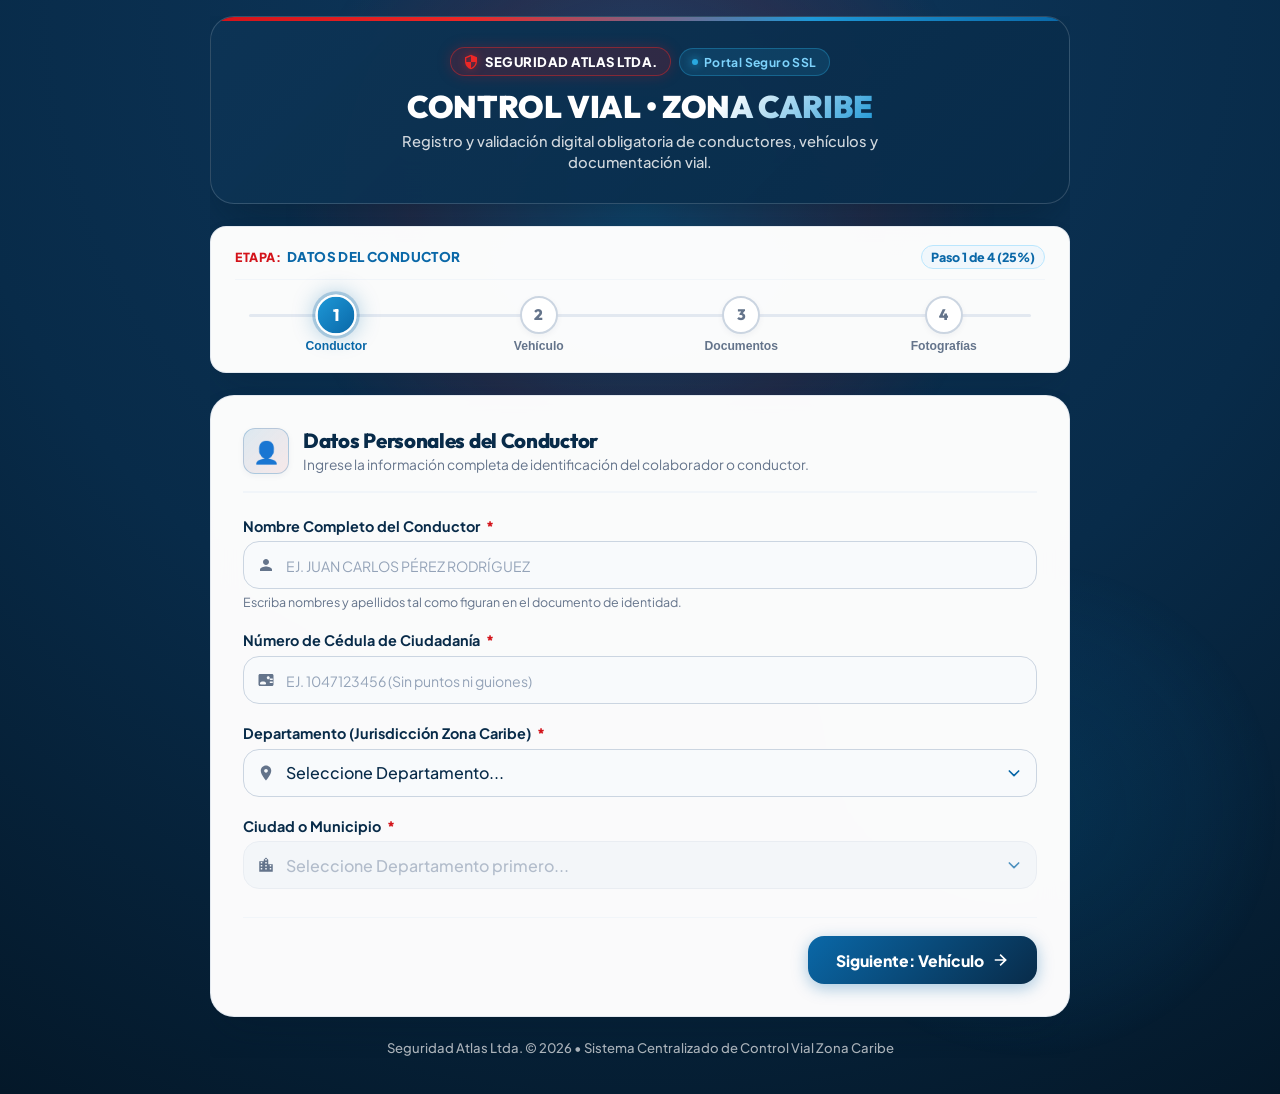
<file: index.html>
<!DOCTYPE html>
<html lang="es">

<head>
  <meta charset="UTF-8">
  <meta name="viewport" content="width=device-width, initial-scale=1.0, maximum-scale=5.0, viewport-fit=cover">
  <title>Control Vial - Registro Caribe | Seguridad Atlas</title>

  <!-- Modern Google Fonts -->
  <link rel="preconnect" href="https://fonts.googleapis.com">
  <link rel="preconnect" href="https://fonts.gstatic.com" crossorigin>
  <link
    href="https://fonts.googleapis.com/css2?family=Outfit:wght@400;500;600;700;800;900&family=Plus+Jakarta+Sans:wght@300;400;500;600;700;800&display=swap"
    rel="stylesheet">

  <!-- CSS Principal -->
  <link rel="stylesheet" href="styles.css">
</head>

<body>

  <div class="app-container">

    <!-- Encabezado de Marca Corporativa -->
    <header class="header-card">
      <div class="header-top-meta">
        <div class="brand-badge">
          <svg viewBox="0 0 24 24">
            <path
              d="M12 1L3 5v6c0 5.55 3.84 10.74 9 12 5.16-1.26 9-6.45 9-12V5l-9-4zm0 10.99h7c-.53 4.12-3.28 7.79-7 8.94V12H5V6.3l7-3.11v8.8s0 0 0 0z" />
          </svg>
          Seguridad Atlas Ltda.
        </div>
        <div class="secure-badge">
          Portal Seguro SSL
        </div>
      </div>
      <h1 class="header-title">CONTROL VIAL • <span>ZONA CARIBE</span></h1>
      <p class="header-subtitle">Registro y validación digital obligatoria de conductores, vehículos y documentación
        vial.</p>
    </header>

    <!-- Barra de Progreso Multi-Paso (Stepper) -->
    <div class="stepper-wrapper">
      <div class="stepper-header">
        <div class="stepper-title-info">
          <span>ETAPA:</span>
          <span class="stepper-current-name" id="stepCurrentName">Datos del Conductor</span>
        </div>
        <span class="stepper-pct-badge" id="stepPctBadge">Paso 1 de 4 (25%)</span>
      </div>

      <div class="stepper-steps">
        <div class="stepper-progress-bar" id="progressBar"></div>

        <button class="step-item active" type="button" onclick="goToStep(1)">
          <div class="step-circle">
            <span>1</span>
            <svg viewBox="0 0 24 24">
              <path d="M9 16.17L4.83 12l-1.42 1.41L9 19 21 7l-1.41-1.41z" />
            </svg>
          </div>
          <div class="step-label">Conductor</div>
        </button>

        <button class="step-item" type="button" onclick="goToStep(2)">
          <div class="step-circle">
            <span>2</span>
            <svg viewBox="0 0 24 24">
              <path d="M9 16.17L4.83 12l-1.42 1.41L9 19 21 7l-1.41-1.41z" />
            </svg>
          </div>
          <div class="step-label">Vehículo</div>
        </button>

        <button class="step-item" type="button" onclick="goToStep(3)">
          <div class="step-circle">
            <span>3</span>
            <svg viewBox="0 0 24 24">
              <path d="M9 16.17L4.83 12l-1.42 1.41L9 19 21 7l-1.41-1.41z" />
            </svg>
          </div>
          <div class="step-label">Documentos</div>
        </button>

        <button class="step-item" type="button" onclick="goToStep(4)">
          <div class="step-circle">
            <span>4</span>
            <svg viewBox="0 0 24 24">
              <path d="M9 16.17L4.83 12l-1.42 1.41L9 19 21 7l-1.41-1.41z" />
            </svg>
          </div>
          <div class="step-label">Fotografías</div>
        </button>
      </div>
    </div>

    <!-- Caja de Alerta Global -->
    <div class="alert-box" id="alertBox"></div>

    <!-- Formulario Principal -->
    <form id="formVial" novalidate>

      <!-- ================= PASO 1: DATOS PERSONALES ================= -->
      <div class="form-card active" data-step="1">
        <div class="section-header">
          <div class="section-icon">👤</div>
          <div class="section-title-text">
            <h3>Datos Personales del Conductor</h3>
            <p>Ingrese la información completa de identificación del colaborador o conductor.</p>
          </div>
        </div>

        <div class="form-group">
          <label class="form-label" for="nombre">
            Nombre Completo del Conductor <span class="req">*</span>
          </label>
          <div class="input-wrapper">
            <span class="input-icon">
              <svg viewBox="0 0 24 24">
                <path
                  d="M12 12c2.21 0 4-1.79 4-4s-1.79-4-4-4-4 1.79-4 4 1.79 4 4 4zm0 2c-2.67 0-8 1.34-8 4v2h16v-2c0-2.66-5.33-4-8-4z" />
              </svg>
            </span>
            <input type="text" id="nombre" class="form-control uppercase" placeholder="EJ. JUAN CARLOS PÉREZ RODRÍGUEZ"
              required autocomplete="name">
          </div>
          <div class="form-hint">Escriba nombres y apellidos tal como figuran en el documento de identidad.</div>
        </div>

        <div class="form-group">
          <label class="form-label" for="documento">
            Número de Cédula de Ciudadanía <span class="req">*</span>
          </label>
          <div class="input-wrapper">
            <span class="input-icon">
              <svg viewBox="0 0 24 24">
                <path
                  d="M20 4H4c-1.11 0-1.99.89-1.99 2L2 18c0 1.11.89 2 2 2h16c1.11 0 2-.89 2-2V6c0-1.11-.89-2-2-2zm-1 14H5c-.55 0-1-.45-1-1v-1c0-1.1 1.9-2 4-2s4 .9 4 2v1c0 .55-.45 1-1 1zm-4-7c-1.1 0-2-.9-2-2s.9-2 2-2 2 .9 2 2-.9 2-2 2zm6 5h-4v-2h4v2zm0-4h-4v-2h4v2z" />
              </svg>
            </span>
            <input type="number" id="documento" class="form-control"
              placeholder="EJ. 1047123456 (Sin puntos ni guiones)" required inputmode="numeric">
          </div>
        </div>

        <div class="form-group">
          <label class="form-label" for="departamento">
            Departamento (Jurisdicción Zona Caribe) <span class="req">*</span>
          </label>
          <div class="input-wrapper">
            <span class="input-icon">
              <svg viewBox="0 0 24 24">
                <path
                  d="M12 2C8.13 2 5 5.13 5 9c0 5.25 7 13 7 13s7-7.75 7-13c0-3.87-3.13-7-7-7zm0 9.5c-1.38 0-2.5-1.12-2.5-2.5s1.12-2.5 2.5-2.5 2.5 1.12 2.5 2.5-1.12 2.5-2.5 2.5z" />
              </svg>
            </span>
            <select id="departamento" class="form-select" required>
              <option value="" disabled selected>Seleccione Departamento...</option>
              <option value="ATLANTICO">ATLÁNTICO</option>
              <option value="BOLIVAR">BOLÍVAR</option>
              <option value="MAGDALENA">MAGDALENA</option>
              <option value="CESAR">CESAR</option>
              <option value="LA GUAJIRA">LA GUAJIRA</option>
              <option value="CORDOBA">CÓRDOBA</option>
              <option value="SUCRE">SUCRE</option>
              <option value="SAN ANDRES Y PROVIDENCIA">SAN ANDRÉS Y PROVIDENCIA</option>
            </select>
          </div>
        </div>

        <div class="form-group">
          <label class="form-label" for="ciudad">
            Ciudad o Municipio <span class="req">*</span>
          </label>
          <div class="input-wrapper">
            <span class="input-icon">
              <svg viewBox="0 0 24 24">
                <path
                  d="M15 11V5l-3-3-3 3v2H3v14h18V11h-6zm-8 7H5v-2h2v2zm0-4H5v-2h2v2zm0-4H5V8h2v2zm6 8h-2v-2h2v2zm0-4h-2v-2h2v2zm0-4h-2V8h2v2zm0-4h-2V4h2v2zm6 12h-2v-2h2v2zm0-4h-2v-2h2v2z" />
              </svg>
            </span>
            <select id="ciudad" class="form-select" required disabled>
              <option value="" disabled selected>Seleccione Departamento primero...</option>
            </select>
          </div>
        </div>

        <div class="action-buttons">
          <div></div>
          <button type="button" class="btn-nav btn-next" onclick="nextStep()">
            Siguiente: Vehículo
            <svg width="18" height="18" viewBox="0 0 24 24" fill="currentColor">
              <path d="M5 13h11.86l-5.43 5.43 1.42 1.42L21.14 12l-8.29-7.85-1.42 1.42L16.86 11H5v2z" />
            </svg>
          </button>
        </div>
      </div>

      <!-- ================= PASO 2: DATOS DEL VEHÍCULO ================= -->
      <div class="form-card" data-step="2">
        <div class="section-header">
          <div class="section-icon">🏍️</div>
          <div class="section-title-text">
            <h3>Datos del Vehículo y Propiedad</h3>
            <p>Registre la placa e información de titularidad del vehículo asignado para la operación.</p>
          </div>
        </div>

        <div class="form-group">
          <label class="form-label" for="placa">
            Placa de la Moto o Vehículo <span class="req">*</span>
          </label>
          <div class="input-wrapper">
            <span class="input-icon">
              <svg viewBox="0 0 24 24">
                <path
                  d="M18.92 6.01C18.72 5.42 18.16 5 17.5 5h-11c-.66 0-1.21.42-1.42 1.01L3 12v8c0 .55.45 1 1 1h1c.55 0 1-.45 1-1v-1h12v1c0 .55.45 1 1 1h1c.55 0 1-.45 1-1v-8l-2.08-5.99zM6.5 16c-.83 0-1.5-.67-1.5-1.5S5.67 13 6.5 13s1.5.67 1.5 1.5S7.33 16 6.5 16zm11 0c-.83 0-1.5-.67-1.5-1.5s.67-1.5 1.5-1.5 1.5.67 1.5 1.5-.67 1.5-1.5 1.5zM5 11l1.5-4.5h11L19 11H5z" />
              </svg>
            </span>
            <input type="text" id="placa" class="form-control uppercase" placeholder="EJ. ABC12D ó QWE123" maxlength="6"
              required>
          </div>
          <div class="form-hint">Máximo 6 caracteres alfanuméricos sin espacios.</div>
        </div>

        <div class="form-group">
          <label class="form-label">
            ¿Es usted el propietario registrado del vehículo? <span class="req">*</span>
          </label>
          <div class="toggle-group">
            <div class="toggle-option">
              <input type="radio" name="es_propietario" id="prop_si" value="SI" checked>
              <label for="prop_si" class="toggle-btn btn-si">
                <svg width="20" height="20" viewBox="0 0 24 24" fill="currentColor">
                  <path d="M9 16.2L4.8 12l-1.4 1.4L9 19 21 7l-1.4-1.4L9 16.2z" />
                </svg>
                SÍ, SOY PROPIETARIO
              </label>
            </div>
            <div class="toggle-option">
              <input type="radio" name="es_propietario" id="prop_no" value="NO">
              <label for="prop_no" class="toggle-btn btn-no">
                <svg width="20" height="20" viewBox="0 0 24 24" fill="currentColor">
                  <path
                    d="M19 6.41L17.59 5 12 10.59 6.41 5 5 6.41 10.59 12 5 17.59 6.41 19 12 13.41 17.59 19 19 17.59 13.41 12 19 6.41z" />
                </svg>
                NO, ES DE UN TERCERO
              </label>
            </div>
          </div>
        </div>

        <!-- Campos adicionales si NO es propietario -->
        <div class="conditional-box" id="boxNoPropietario">
          <div class="conditional-box-title">
            <svg width="20" height="20" viewBox="0 0 24 24" fill="currentColor">
              <path
                d="M11 7h2v2h-2zm0 4h2v6h-2zm1-9C6.48 2 2 6.48 2 12s4.48 10 10 10 10-4.48 10-10S17.52 2 12 2zm0 18c-4.41 0-8-3.59-8-8s3.59-8 8-8 8 3.59 8 8-3.59 8-8 8z" />
            </svg>
            Información del Propietario Real del Vehículo
          </div>

          <div class="form-group">
            <label class="form-label" for="nombre_propietario">Nombre Completo del Propietario <span
                class="req">*</span></label>
            <div class="input-wrapper">
              <span class="input-icon">
                <svg viewBox="0 0 24 24">
                  <path
                    d="M12 12c2.21 0 4-1.79 4-4s-1.79-4-4-4-4 1.79-4 4 1.79 4 4 4zm0 2c-2.67 0-8 1.34-8 4v2h16v-2c0-2.66-5.33-4-8-4z" />
                </svg>
              </span>
              <input type="text" id="nombre_propietario" class="form-control uppercase"
                placeholder="NOMBRE DEL PROPIETARIO">
            </div>
          </div>

          <div class="form-group">
            <label class="form-label" for="doc_propietario">Cédula del Propietario <span class="req">*</span></label>
            <div class="input-wrapper">
              <span class="input-icon">
                <svg viewBox="0 0 24 24">
                  <path
                    d="M20 4H4c-1.11 0-1.99.89-1.99 2L2 18c0 1.11.89 2 2 2h16c1.11 0 2-.89 2-2V6c0-1.11-.89-2-2-2zm-1 14H5c-.55 0-1-.45-1-1v-1c0-1.1 1.9-2 4-2s4 .9 4 2v1c0 .55-.45 1-1 1zm-4-7c-1.1 0-2-.9-2-2s.9-2 2-2 2 .9 2 2-.9 2-2 2zm6 5h-4v-2h4v2zm0-4h-4v-2h4v2z" />
                </svg>
              </span>
              <input type="number" id="doc_propietario" class="form-control" placeholder="NÚMERO DE CÉDULA"
                inputmode="numeric">
            </div>
          </div>

          <div class="form-group">
            <label class="form-label" for="tel_propietario">Teléfono de Contacto del Propietario <span
                class="req">*</span></label>
            <div class="input-wrapper">
              <span class="input-icon">
                <svg viewBox="0 0 24 24">
                  <path
                    d="M6.62 10.79c1.44 2.83 3.76 5.14 6.59 6.59l2.2-2.2c.27-.27.67-.36 1.02-.24 1.12.37 2.33.57 3.57.57.55 0 1 .45 1 1V20c0 .55-.45 1-1 1-9.39 0-17-7.61-17-17 0-.55.45-1 1-1h3.5c.55 0 1 .45 1 1 0 1.25.2 2.45.57 3.57.11.35.03.74-.25 1.02l-2.2 2.2z" />
                </svg>
              </span>
              <input type="tel" id="tel_propietario" class="form-control" placeholder="EJ. 3001234567" inputmode="tel">
            </div>
          </div>
        </div>

        <div class="action-buttons">
          <button type="button" class="btn-nav btn-prev" onclick="prevStep()">
            <svg width="18" height="18" viewBox="0 0 24 24" fill="currentColor">
              <path d="M19 11H7.14l5.43-5.43L11.15 4.15 2.86 12l8.29 7.85 1.42-1.42L7.14 13H19v-2z" />
            </svg>
            Atrás
          </button>
          <button type="button" class="btn-nav btn-next" onclick="nextStep()">
            Siguiente: Documentos
            <svg width="18" height="18" viewBox="0 0 24 24" fill="currentColor">
              <path d="M5 13h11.86l-5.43 5.43 1.42 1.42L21.14 12l-8.29-7.85-1.42 1.42L16.86 11H5v2z" />
            </svg>
          </button>
        </div>
      </div>

      <!-- ================= PASO 3: CAPTURA DE DOCUMENTOS ================= -->
      <div class="form-card" data-step="3">
        <div class="section-header">
          <div class="section-icon">🪪</div>
          <div class="section-title-text">
            <h3>Captura de Documentos Obligatorios</h3>
            <p>Seleccione para cada documento si desea <strong>tomar la foto con su cámara</strong> o <strong>subir un
                archivo existente</strong>.</p>
          </div>
        </div>

        <div class="upload-grid">
          <!-- Cédula Frente -->
          <div class="upload-card" data-field="cedula_frente">
            <input type="file" id="cedula_frente_cam" class="file-hidden-input" accept="image/*" capture="environment">
            <input type="file" id="cedula_frente_file" class="file-hidden-input" accept="image/*,application/pdf">
            <div class="upload-icon">🪪</div>
            <div class="upload-label">Cédula Frente <span class="req">*</span></div>
            <div class="upload-hint">Elija una opción:</div>

            <div class="upload-choice-actions">
              <button type="button" class="btn-choice btn-choice-cam" onclick="triggerUpload('cedula_frente', 'cam')">
                <svg width="17" height="17" viewBox="0 0 24 24" fill="currentColor">
                  <path d="M12 15.2a3.2 3.2 0 1 0 0-6.4 3.2 3.2 0 0 0 0 6.4z" />
                  <path
                    d="M9 2L7.17 4H4c-1.1 0-2 .9-2 2v12c0 1.1.9 2 2 2h16c1.1 0 2-.9 2-2V6c0-1.1-.9-2-2-2h-3.17L15 2H9zm3 15c-2.76 0-5-2.24-5-5s2.24-5 5-5 5 2.24 5 5-2.24 5-5 5z" />
                </svg>
                Usar Cámara
              </button>
              <button type="button" class="btn-choice btn-choice-file" onclick="triggerUpload('cedula_frente', 'file')">
                <svg width="17" height="17" viewBox="0 0 24 24" fill="currentColor">
                  <path
                    d="M19.35 10.04C18.67 6.59 15.64 4 12 4 9.11 4 6.6 5.64 5.35 8.04 2.34 8.36 0 10.91 0 14c0 3.31 2.69 6 6 6h13c2.76 0 5-2.24 5-5 0-2.64-2.05-4.78-4.65-4.96zM14 13v4h-4v-4H7l5-5 5 5h-3z" />
                </svg>
                Subir Archivo
              </button>
            </div>

            <div class="preview-container">
              <img class="preview-thumb" alt="Vista previa">
              <div class="preview-pdf-info"><span class="pdf-icon">📄</span><span class="pdf-filename"></span></div>
              <div class="preview-actions">
                <button type="button" class="btn-rechoice" onclick="rechooseFile('cedula_frente')">🔄 Cambiar</button>
                <button type="button" class="btn-remove-file" onclick="removeFile('cedula_frente')">✕ Quitar</button>
              </div>
            </div>
            <span class="status-badge">Pendiente</span>
          </div>

          <!-- Cédula Respaldo -->
          <div class="upload-card" data-field="cedula_respaldo">
            <input type="file" id="cedula_respaldo_cam" class="file-hidden-input" accept="image/*"
              capture="environment">
            <input type="file" id="cedula_respaldo_file" class="file-hidden-input" accept="image/*,application/pdf">
            <div class="upload-icon">🪪</div>
            <div class="upload-label">Cédula Respaldo <span class="req">*</span></div>
            <div class="upload-hint">Elija una opción:</div>

            <div class="upload-choice-actions">
              <button type="button" class="btn-choice btn-choice-cam" onclick="triggerUpload('cedula_respaldo', 'cam')">
                <svg width="17" height="17" viewBox="0 0 24 24" fill="currentColor">
                  <path d="M12 15.2a3.2 3.2 0 1 0 0-6.4 3.2 3.2 0 0 0 0 6.4z" />
                  <path
                    d="M9 2L7.17 4H4c-1.1 0-2 .9-2 2v12c0 1.1.9 2 2 2h16c1.1 0 2-.9 2-2V6c0-1.1-.9-2-2-2h-3.17L15 2H9zm3 15c-2.76 0-5-2.24-5-5s2.24-5 5-5 5 2.24 5 5-2.24 5-5 5z" />
                </svg>
                Usar Cámara
              </button>
              <button type="button" class="btn-choice btn-choice-file"
                onclick="triggerUpload('cedula_respaldo', 'file')">
                <svg width="17" height="17" viewBox="0 0 24 24" fill="currentColor">
                  <path
                    d="M19.35 10.04C18.67 6.59 15.64 4 12 4 9.11 4 6.6 5.64 5.35 8.04 2.34 8.36 0 10.91 0 14c0 3.31 2.69 6 6 6h13c2.76 0 5-2.24 5-5 0-2.64-2.05-4.78-4.65-4.96zM14 13v4h-4v-4H7l5-5 5 5h-3z" />
                </svg>
                Subir Archivo
              </button>
            </div>

            <div class="preview-container">
              <img class="preview-thumb" alt="Vista previa">
              <div class="preview-pdf-info"><span class="pdf-icon">📄</span><span class="pdf-filename"></span></div>
              <div class="preview-actions">
                <button type="button" class="btn-rechoice" onclick="rechooseFile('cedula_respaldo')">🔄 Cambiar</button>
                <button type="button" class="btn-remove-file" onclick="removeFile('cedula_respaldo')">✕ Quitar</button>
              </div>
            </div>
            <span class="status-badge">Pendiente</span>
          </div>

          <!-- Licencia Frente -->
          <div class="upload-card" data-field="licencia_frente">
            <input type="file" id="licencia_frente_cam" class="file-hidden-input" accept="image/*"
              capture="environment">
            <input type="file" id="licencia_frente_file" class="file-hidden-input" accept="image/*,application/pdf">
            <div class="upload-icon">💳</div>
            <div class="upload-label">Licencia Frente <span class="req">*</span></div>
            <div class="upload-hint">Elija una opción:</div>

            <div class="upload-choice-actions">
              <button type="button" class="btn-choice btn-choice-cam" onclick="triggerUpload('licencia_frente', 'cam')">
                <svg width="17" height="17" viewBox="0 0 24 24" fill="currentColor">
                  <path d="M12 15.2a3.2 3.2 0 1 0 0-6.4 3.2 3.2 0 0 0 0 6.4z" />
                  <path
                    d="M9 2L7.17 4H4c-1.1 0-2 .9-2 2v12c0 1.1.9 2 2 2h16c1.1 0 2-.9 2-2V6c0-1.1-.9-2-2-2h-3.17L15 2H9zm3 15c-2.76 0-5-2.24-5-5s2.24-5 5-5 5 2.24 5 5-2.24 5-5 5z" />
                </svg>
                Usar Cámara
              </button>
              <button type="button" class="btn-choice btn-choice-file"
                onclick="triggerUpload('licencia_frente', 'file')">
                <svg width="17" height="17" viewBox="0 0 24 24" fill="currentColor">
                  <path
                    d="M19.35 10.04C18.67 6.59 15.64 4 12 4 9.11 4 6.6 5.64 5.35 8.04 2.34 8.36 0 10.91 0 14c0 3.31 2.69 6 6 6h13c2.76 0 5-2.24 5-5 0-2.64-2.05-4.78-4.65-4.96zM14 13v4h-4v-4H7l5-5 5 5h-3z" />
                </svg>
                Subir Archivo
              </button>
            </div>

            <div class="preview-container">
              <img class="preview-thumb" alt="Vista previa">
              <div class="preview-pdf-info"><span class="pdf-icon">📄</span><span class="pdf-filename"></span></div>
              <div class="preview-actions">
                <button type="button" class="btn-rechoice" onclick="rechooseFile('licencia_frente')">🔄 Cambiar</button>
                <button type="button" class="btn-remove-file" onclick="removeFile('licencia_frente')">✕ Quitar</button>
              </div>
            </div>
            <span class="status-badge">Pendiente</span>
          </div>

          <!-- Licencia Respaldo -->
          <div class="upload-card" data-field="licencia_respaldo">
            <input type="file" id="licencia_respaldo_cam" class="file-hidden-input" accept="image/*"
              capture="environment">
            <input type="file" id="licencia_respaldo_file" class="file-hidden-input" accept="image/*,application/pdf">
            <div class="upload-icon">💳</div>
            <div class="upload-label">Licencia Respaldo <span class="req">*</span></div>
            <div class="upload-hint">Elija una opción:</div>

            <div class="upload-choice-actions">
              <button type="button" class="btn-choice btn-choice-cam"
                onclick="triggerUpload('licencia_respaldo', 'cam')">
                <svg width="17" height="17" viewBox="0 0 24 24" fill="currentColor">
                  <path d="M12 15.2a3.2 3.2 0 1 0 0-6.4 3.2 3.2 0 0 0 0 6.4z" />
                  <path
                    d="M9 2L7.17 4H4c-1.1 0-2 .9-2 2v12c0 1.1.9 2 2 2h16c1.1 0 2-.9 2-2V6c0-1.1-.9-2-2-2h-3.17L15 2H9zm3 15c-2.76 0-5-2.24-5-5s2.24-5 5-5 5 2.24 5 5-2.24 5-5 5z" />
                </svg>
                Usar Cámara
              </button>
              <button type="button" class="btn-choice btn-choice-file"
                onclick="triggerUpload('licencia_respaldo', 'file')">
                <svg width="17" height="17" viewBox="0 0 24 24" fill="currentColor">
                  <path
                    d="M19.35 10.04C18.67 6.59 15.64 4 12 4 9.11 4 6.6 5.64 5.35 8.04 2.34 8.36 0 10.91 0 14c0 3.31 2.69 6 6 6h13c2.76 0 5-2.24 5-5 0-2.64-2.05-4.78-4.65-4.96zM14 13v4h-4v-4H7l5-5 5 5h-3z" />
                </svg>
                Subir Archivo
              </button>
            </div>

            <div class="preview-container">
              <img class="preview-thumb" alt="Vista previa">
              <div class="preview-pdf-info"><span class="pdf-icon">📄</span><span class="pdf-filename"></span></div>
              <div class="preview-actions">
                <button type="button" class="btn-rechoice" onclick="rechooseFile('licencia_respaldo')">🔄
                  Cambiar</button>
                <button type="button" class="btn-remove-file" onclick="removeFile('licencia_respaldo')">✕
                  Quitar</button>
              </div>
            </div>
            <span class="status-badge">Pendiente</span>
          </div>

          <!-- Tarjeta Propiedad Frente -->
          <div class="upload-card" data-field="propiedad_frente">
            <input type="file" id="propiedad_frente_cam" class="file-hidden-input" accept="image/*"
              capture="environment">
            <input type="file" id="propiedad_frente_file" class="file-hidden-input" accept="image/*,application/pdf">
            <div class="upload-icon">📄</div>
            <div class="upload-label">Tarjeta Propiedad Frente <span class="req">*</span></div>
            <div class="upload-hint">Elija una opción:</div>

            <div class="upload-choice-actions">
              <button type="button" class="btn-choice btn-choice-cam"
                onclick="triggerUpload('propiedad_frente', 'cam')">
                <svg width="17" height="17" viewBox="0 0 24 24" fill="currentColor">
                  <path d="M12 15.2a3.2 3.2 0 1 0 0-6.4 3.2 3.2 0 0 0 0 6.4z" />
                  <path
                    d="M9 2L7.17 4H4c-1.1 0-2 .9-2 2v12c0 1.1.9 2 2 2h16c1.1 0 2-.9 2-2V6c0-1.1-.9-2-2-2h-3.17L15 2H9zm3 15c-2.76 0-5-2.24-5-5s2.24-5 5-5 5 2.24 5 5-2.24 5-5 5z" />
                </svg>
                Usar Cámara
              </button>
              <button type="button" class="btn-choice btn-choice-file"
                onclick="triggerUpload('propiedad_frente', 'file')">
                <svg width="17" height="17" viewBox="0 0 24 24" fill="currentColor">
                  <path
                    d="M19.35 10.04C18.67 6.59 15.64 4 12 4 9.11 4 6.6 5.64 5.35 8.04 2.34 8.36 0 10.91 0 14c0 3.31 2.69 6 6 6h13c2.76 0 5-2.24 5-5 0-2.64-2.05-4.78-4.65-4.96zM14 13v4h-4v-4H7l5-5 5 5h-3z" />
                </svg>
                Subir Archivo
              </button>
            </div>

            <div class="preview-container">
              <img class="preview-thumb" alt="Vista previa">
              <div class="preview-pdf-info"><span class="pdf-icon">📄</span><span class="pdf-filename"></span></div>
              <div class="preview-actions">
                <button type="button" class="btn-rechoice" onclick="rechooseFile('propiedad_frente')">🔄
                  Cambiar</button>
                <button type="button" class="btn-remove-file" onclick="removeFile('propiedad_frente')">✕ Quitar</button>
              </div>
            </div>
            <span class="status-badge">Pendiente</span>
          </div>

          <!-- Tarjeta Propiedad Respaldo -->
          <div class="upload-card" data-field="propiedad_respaldo">
            <input type="file" id="propiedad_respaldo_cam" class="file-hidden-input" accept="image/*"
              capture="environment">
            <input type="file" id="propiedad_respaldo_file" class="file-hidden-input" accept="image/*,application/pdf">
            <div class="upload-icon">📄</div>
            <div class="upload-label">Tarjeta Propiedad Respaldo <span class="req">*</span></div>
            <div class="upload-hint">Elija una opción:</div>

            <div class="upload-choice-actions">
              <button type="button" class="btn-choice btn-choice-cam"
                onclick="triggerUpload('propiedad_respaldo', 'cam')">
                <svg width="17" height="17" viewBox="0 0 24 24" fill="currentColor">
                  <path d="M12 15.2a3.2 3.2 0 1 0 0-6.4 3.2 3.2 0 0 0 0 6.4z" />
                  <path
                    d="M9 2L7.17 4H4c-1.1 0-2 .9-2 2v12c0 1.1.9 2 2 2h16c1.1 0 2-.9 2-2V6c0-1.1-.9-2-2-2h-3.17L15 2H9zm3 15c-2.76 0-5-2.24-5-5s2.24-5 5-5 5 2.24 5 5-2.24 5-5 5z" />
                </svg>
                Usar Cámara
              </button>
              <button type="button" class="btn-choice btn-choice-file"
                onclick="triggerUpload('propiedad_respaldo', 'file')">
                <svg width="17" height="17" viewBox="0 0 24 24" fill="currentColor">
                  <path
                    d="M19.35 10.04C18.67 6.59 15.64 4 12 4 9.11 4 6.6 5.64 5.35 8.04 2.34 8.36 0 10.91 0 14c0 3.31 2.69 6 6 6h13c2.76 0 5-2.24 5-5 0-2.64-2.05-4.78-4.65-4.96zM14 13v4h-4v-4H7l5-5 5 5h-3z" />
                </svg>
                Subir Archivo
              </button>
            </div>

            <div class="preview-container">
              <img class="preview-thumb" alt="Vista previa">
              <div class="preview-pdf-info"><span class="pdf-icon">📄</span><span class="pdf-filename"></span></div>
              <div class="preview-actions">
                <button type="button" class="btn-rechoice" onclick="rechooseFile('propiedad_respaldo')">🔄
                  Cambiar</button>
                <button type="button" class="btn-remove-file" onclick="removeFile('propiedad_respaldo')">✕
                  Quitar</button>
              </div>
            </div>
            <span class="status-badge">Pendiente</span>
          </div>

          <!-- SOAT -->
          <div class="upload-card" data-field="soat">
            <input type="file" id="soat_cam" class="file-hidden-input" accept="image/*" capture="environment">
            <input type="file" id="soat_file" class="file-hidden-input" accept="image/*,application/pdf">
            <div class="upload-icon">📋</div>
            <div class="upload-label">SOAT Vigente <span class="req">*</span></div>
            <div class="upload-hint">Foto o Documento PDF:</div>

            <div class="upload-choice-actions">
              <button type="button" class="btn-choice btn-choice-cam" onclick="triggerUpload('soat', 'cam')">
                <svg width="17" height="17" viewBox="0 0 24 24" fill="currentColor">
                  <path d="M12 15.2a3.2 3.2 0 1 0 0-6.4 3.2 3.2 0 0 0 0 6.4z" />
                  <path
                    d="M9 2L7.17 4H4c-1.1 0-2 .9-2 2v12c0 1.1.9 2 2 2h16c1.1 0 2-.9 2-2V6c0-1.1-.9-2-2-2h-3.17L15 2H9zm3 15c-2.76 0-5-2.24-5-5s2.24-5 5-5 5 2.24 5 5-2.24 5-5 5z" />
                </svg>
                Usar Cámara
              </button>
              <button type="button" class="btn-choice btn-choice-file" onclick="triggerUpload('soat', 'file')">
                <svg width="17" height="17" viewBox="0 0 24 24" fill="currentColor">
                  <path
                    d="M19.35 10.04C18.67 6.59 15.64 4 12 4 9.11 4 6.6 5.64 5.35 8.04 2.34 8.36 0 10.91 0 14c0 3.31 2.69 6 6 6h13c2.76 0 5-2.24 5-5 0-2.64-2.05-4.78-4.65-4.96zM14 13v4h-4v-4H7l5-5 5 5h-3z" />
                </svg>
                Subir PDF / Archivo
              </button>
            </div>

            <div class="preview-container">
              <img class="preview-thumb" alt="Vista previa">
              <div class="preview-pdf-info"><span class="pdf-icon">📄</span><span class="pdf-filename"></span></div>
              <div class="preview-actions">
                <button type="button" class="btn-rechoice" onclick="rechooseFile('soat')">🔄 Cambiar</button>
                <button type="button" class="btn-remove-file" onclick="removeFile('soat')">✕ Quitar</button>
              </div>
            </div>
            <span class="status-badge">Pendiente</span>
          </div>

          <!-- Tecnomecánica -->
          <div class="upload-card" data-field="tecno">
            <input type="file" id="tecno_cam" class="file-hidden-input" accept="image/*" capture="environment">
            <input type="file" id="tecno_file" class="file-hidden-input" accept="image/*,application/pdf">
            <div class="upload-icon">🛠️</div>
            <div class="upload-label">Tecnomecánica Vigente <span class="req">*</span></div>
            <div class="upload-hint">Foto o Documento PDF:</div>

            <div class="upload-choice-actions">
              <button type="button" class="btn-choice btn-choice-cam" onclick="triggerUpload('tecno', 'cam')">
                <svg width="17" height="17" viewBox="0 0 24 24" fill="currentColor">
                  <path d="M12 15.2a3.2 3.2 0 1 0 0-6.4 3.2 3.2 0 0 0 0 6.4z" />
                  <path
                    d="M9 2L7.17 4H4c-1.1 0-2 .9-2 2v12c0 1.1.9 2 2 2h16c1.1 0 2-.9 2-2V6c0-1.1-.9-2-2-2h-3.17L15 2H9zm3 15c-2.76 0-5-2.24-5-5s2.24-5 5-5 5 2.24 5 5-2.24 5-5 5z" />
                </svg>
                Usar Cámara
              </button>
              <button type="button" class="btn-choice btn-choice-file" onclick="triggerUpload('tecno', 'file')">
                <svg width="17" height="17" viewBox="0 0 24 24" fill="currentColor">
                  <path
                    d="M19.35 10.04C18.67 6.59 15.64 4 12 4 9.11 4 6.6 5.64 5.35 8.04 2.34 8.36 0 10.91 0 14c0 3.31 2.69 6 6 6h13c2.76 0 5-2.24 5-5 0-2.64-2.05-4.78-4.65-4.96zM14 13v4h-4v-4H7l5-5 5 5h-3z" />
                </svg>
                Subir PDF / Archivo
              </button>
            </div>

            <div class="preview-container">
              <img class="preview-thumb" alt="Vista previa">
              <div class="preview-pdf-info"><span class="pdf-icon">📄</span><span class="pdf-filename"></span></div>
              <div class="preview-actions">
                <button type="button" class="btn-rechoice" onclick="rechooseFile('tecno')">🔄 Cambiar</button>
                <button type="button" class="btn-remove-file" onclick="removeFile('tecno')">✕ Quitar</button>
              </div>
            </div>
            <span class="status-badge">Pendiente</span>
          </div>
        </div>

        <div class="action-buttons">
          <button type="button" class="btn-nav btn-prev" onclick="prevStep()">
            <svg width="18" height="18" viewBox="0 0 24 24" fill="currentColor">
              <path d="M19 11H7.14l5.43-5.43L11.15 4.15 2.86 12l8.29 7.85 1.42-1.42L7.14 13H19v-2z" />
            </svg>
            Atrás
          </button>
          <button type="button" class="btn-nav btn-next" onclick="nextStep()">
            Siguiente: Fotos Vehículo
            <svg width="18" height="18" viewBox="0 0 24 24" fill="currentColor">
              <path d="M5 13h11.86l-5.43 5.43 1.42 1.42L21.14 12l-8.29-7.85-1.42 1.42L16.86 11H5v2z" />
            </svg>
          </button>
        </div>
      </div>

      <!-- ================= PASO 4: FOTOGRAFÍAS DEL VEHÍCULO & ENVÍO ================= -->
      <div class="form-card" data-step="4">
        <div class="section-header">
          <div class="section-icon">📸</div>
          <div class="section-title-text">
            <h3>Fotografías del Estado del Vehículo</h3>
            <p>Capture las 4 fotos usando su <strong>cámara en vivo</strong> o <strong>adjúntelas desde su
                galería</strong>.</p>
          </div>
        </div>

        <div class="upload-grid">
          <!-- Foto Lado Derecho -->
          <div class="upload-card" data-field="moto_derecha">
            <input type="file" id="moto_derecha_cam" class="file-hidden-input" accept="image/*" capture="environment">
            <input type="file" id="moto_derecha_file" class="file-hidden-input" accept="image/*">
            <div class="upload-icon">🏍️</div>
            <div class="upload-label">Costado Derecho <span class="req">*</span></div>
            <div class="upload-hint">Elija una opción:</div>

            <div class="upload-choice-actions">
              <button type="button" class="btn-choice btn-choice-cam" onclick="triggerUpload('moto_derecha', 'cam')">
                <svg width="17" height="17" viewBox="0 0 24 24" fill="currentColor">
                  <path d="M12 15.2a3.2 3.2 0 1 0 0-6.4 3.2 3.2 0 0 0 0 6.4z" />
                  <path
                    d="M9 2L7.17 4H4c-1.1 0-2 .9-2 2v12c0 1.1.9 2 2 2h16c1.1 0 2-.9 2-2V6c0-1.1-.9-2-2-2h-3.17L15 2H9zm3 15c-2.76 0-5-2.24-5-5s2.24-5 5-5 5 2.24 5 5-2.24 5-5 5z" />
                </svg>
                Tomar Foto
              </button>
              <button type="button" class="btn-choice btn-choice-file" onclick="triggerUpload('moto_derecha', 'file')">
                <svg width="17" height="17" viewBox="0 0 24 24" fill="currentColor">
                  <path
                    d="M19.35 10.04C18.67 6.59 15.64 4 12 4 9.11 4 6.6 5.64 5.35 8.04 2.34 8.36 0 10.91 0 14c0 3.31 2.69 6 6 6h13c2.76 0 5-2.24 5-5 0-2.64-2.05-4.78-4.65-4.96zM14 13v4h-4v-4H7l5-5 5 5h-3z" />
                </svg>
                Subir Galería
              </button>
            </div>

            <div class="preview-container">
              <img class="preview-thumb" alt="Vista previa">
              <div class="preview-actions">
                <button type="button" class="btn-rechoice" onclick="rechooseFile('moto_derecha')">🔄 Cambiar</button>
                <button type="button" class="btn-remove-file" onclick="removeFile('moto_derecha')">✕ Quitar</button>
              </div>
            </div>
            <span class="status-badge">Pendiente</span>
          </div>

          <!-- Foto Lado Izquierdo -->
          <div class="upload-card" data-field="moto_izquierda">
            <input type="file" id="moto_izquierda_cam" class="file-hidden-input" accept="image/*" capture="environment">
            <input type="file" id="moto_izquierda_file" class="file-hidden-input" accept="image/*">
            <div class="upload-icon">🏍️</div>
            <div class="upload-label">Costado Izquierdo <span class="req">*</span></div>
            <div class="upload-hint">Elija una opción:</div>

            <div class="upload-choice-actions">
              <button type="button" class="btn-choice btn-choice-cam" onclick="triggerUpload('moto_izquierda', 'cam')">
                <svg width="17" height="17" viewBox="0 0 24 24" fill="currentColor">
                  <path d="M12 15.2a3.2 3.2 0 1 0 0-6.4 3.2 3.2 0 0 0 0 6.4z" />
                  <path
                    d="M9 2L7.17 4H4c-1.1 0-2 .9-2 2v12c0 1.1.9 2 2 2h16c1.1 0 2-.9 2-2V6c0-1.1-.9-2-2-2h-3.17L15 2H9zm3 15c-2.76 0-5-2.24-5-5s2.24-5 5-5 5 2.24 5 5-2.24 5-5 5z" />
                </svg>
                Tomar Foto
              </button>
              <button type="button" class="btn-choice btn-choice-file"
                onclick="triggerUpload('moto_izquierda', 'file')">
                <svg width="17" height="17" viewBox="0 0 24 24" fill="currentColor">
                  <path
                    d="M19.35 10.04C18.67 6.59 15.64 4 12 4 9.11 4 6.6 5.64 5.35 8.04 2.34 8.36 0 10.91 0 14c0 3.31 2.69 6 6 6h13c2.76 0 5-2.24 5-5 0-2.64-2.05-4.78-4.65-4.96zM14 13v4h-4v-4H7l5-5 5 5h-3z" />
                </svg>
                Subir Galería
              </button>
            </div>

            <div class="preview-container">
              <img class="preview-thumb" alt="Vista previa">
              <div class="preview-actions">
                <button type="button" class="btn-rechoice" onclick="rechooseFile('moto_izquierda')">🔄 Cambiar</button>
                <button type="button" class="btn-remove-file" onclick="removeFile('moto_izquierda')">✕ Quitar</button>
              </div>
            </div>
            <span class="status-badge">Pendiente</span>
          </div>

          <!-- Foto Frente -->
          <div class="upload-card" data-field="moto_frente">
            <input type="file" id="moto_frente_cam" class="file-hidden-input" accept="image/*" capture="environment">
            <input type="file" id="moto_frente_file" class="file-hidden-input" accept="image/*">
            <div class="upload-icon">🏍️</div>
            <div class="upload-label">Vista Frontal <span class="req">*</span></div>
            <div class="upload-hint">Elija una opción:</div>

            <div class="upload-choice-actions">
              <button type="button" class="btn-choice btn-choice-cam" onclick="triggerUpload('moto_frente', 'cam')">
                <svg width="17" height="17" viewBox="0 0 24 24" fill="currentColor">
                  <path d="M12 15.2a3.2 3.2 0 1 0 0-6.4 3.2 3.2 0 0 0 0 6.4z" />
                  <path
                    d="M9 2L7.17 4H4c-1.1 0-2 .9-2 2v12c0 1.1.9 2 2 2h16c1.1 0 2-.9 2-2V6c0-1.1-.9-2-2-2h-3.17L15 2H9zm3 15c-2.76 0-5-2.24-5-5s2.24-5 5-5 5 2.24 5 5-2.24 5-5 5z" />
                </svg>
                Tomar Foto
              </button>
              <button type="button" class="btn-choice btn-choice-file" onclick="triggerUpload('moto_frente', 'file')">
                <svg width="17" height="17" viewBox="0 0 24 24" fill="currentColor">
                  <path
                    d="M19.35 10.04C18.67 6.59 15.64 4 12 4 9.11 4 6.6 5.64 5.35 8.04 2.34 8.36 0 10.91 0 14c0 3.31 2.69 6 6 6h13c2.76 0 5-2.24 5-5 0-2.64-2.05-4.78-4.65-4.96zM14 13v4h-4v-4H7l5-5 5 5h-3z" />
                </svg>
                Subir Galería
              </button>
            </div>

            <div class="preview-container">
              <img class="preview-thumb" alt="Vista previa">
              <div class="preview-actions">
                <button type="button" class="btn-rechoice" onclick="rechooseFile('moto_frente')">🔄 Cambiar</button>
                <button type="button" class="btn-remove-file" onclick="removeFile('moto_frente')">✕ Quitar</button>
              </div>
            </div>
            <span class="status-badge">Pendiente</span>
          </div>

          <!-- Foto Trasera (Placa) -->
          <div class="upload-card" data-field="moto_trasera">
            <input type="file" id="moto_trasera_cam" class="file-hidden-input" accept="image/*" capture="environment">
            <input type="file" id="moto_trasera_file" class="file-hidden-input" accept="image/*">
            <div class="upload-icon">🏍️</div>
            <div class="upload-label">Vista Trasera (Con Placa) <span class="req">*</span></div>
            <div class="upload-hint">Elija una opción:</div>

            <div class="upload-choice-actions">
              <button type="button" class="btn-choice btn-choice-cam" onclick="triggerUpload('moto_trasera', 'cam')">
                <svg width="17" height="17" viewBox="0 0 24 24" fill="currentColor">
                  <path d="M12 15.2a3.2 3.2 0 1 0 0-6.4 3.2 3.2 0 0 0 0 6.4z" />
                  <path
                    d="M9 2L7.17 4H4c-1.1 0-2 .9-2 2v12c0 1.1.9 2 2 2h16c1.1 0 2-.9 2-2V6c0-1.1-.9-2-2-2h-3.17L15 2H9zm3 15c-2.76 0-5-2.24-5-5s2.24-5 5-5 5 2.24 5 5-2.24 5-5 5z" />
                </svg>
                Tomar Foto
              </button>
              <button type="button" class="btn-choice btn-choice-file" onclick="triggerUpload('moto_trasera', 'file')">
                <svg width="17" height="17" viewBox="0 0 24 24" fill="currentColor">
                  <path
                    d="M19.35 10.04C18.67 6.59 15.64 4 12 4 9.11 4 6.6 5.64 5.35 8.04 2.34 8.36 0 10.91 0 14c0 3.31 2.69 6 6 6h13c2.76 0 5-2.24 5-5 0-2.64-2.05-4.78-4.65-4.96zM14 13v4h-4v-4H7l5-5 5 5h-3z" />
                </svg>
                Subir Galería
              </button>
            </div>

            <div class="preview-container">
              <img class="preview-thumb" alt="Vista previa">
              <div class="preview-actions">
                <button type="button" class="btn-rechoice" onclick="rechooseFile('moto_trasera')">🔄 Cambiar</button>
                <button type="button" class="btn-remove-file" onclick="removeFile('moto_trasera')">✕ Quitar</button>
              </div>
            </div>
            <span class="status-badge">Pendiente</span>
          </div>
        </div>

        <div class="checkbox-container">
          <input type="checkbox" id="acepto_politica" required>
          <label for="acepto_politica" class="checkbox-label">
            Certifico que toda la información suministrada es verídica y autorizo de manera libre, previa y voluntaria a
            <strong>Seguridad Atlas Ltda.</strong> para el tratamiento de mis datos personales de conformidad con su <a
              href="https://www.atlas.com.co/terminos-y-condiciones-de-uso/atlas-seguridad/aviso-de-privacidad/"
              target="_blank" rel="noopener noreferrer">Política y Aviso de Privacidad</a>.
          </label>
        </div>

        <div class="action-buttons">
          <button type="button" class="btn-nav btn-prev" onclick="prevStep()">
            <svg width="18" height="18" viewBox="0 0 24 24" fill="currentColor">
              <path d="M19 11H7.14l5.43-5.43L11.15 4.15 2.86 12l8.29 7.85 1.42-1.42L7.14 13H19v-2z" />
            </svg>
            Atrás
          </button>
          <button type="submit" class="btn-nav btn-submit" id="btnEnviar">
            <svg width="20" height="20" viewBox="0 0 24 24" fill="currentColor">
              <path d="M2.01 21L23 12 2.01 3 2 10l15 2-15 2z" />
            </svg>
            ENVIAR REGISTRO VIAL ✨
          </button>
        </div>
      </div>

    </form>

    <footer class="footer-text">
      Seguridad Atlas Ltda. &copy; 2026 • Sistema Centralizado de Control Vial Zona Caribe
    </footer>
  </div>

  <!-- Loading Overlay -->
  <div class="loading-overlay" id="loadingOverlay">
    <div class="loading-card">
      <div class="spinner-ring">
        <div></div>
        <div></div>
        <div></div>
        <div></div>
      </div>
      <div class="loading-text" id="loadingTitle">Procesando Registro Vial</div>
      <div class="loading-subtext" id="loadingDesc">Por favor espere mientras comprimimos las imágenes y sincronizamos
        con Google Drive.</div>

      <div class="loading-steps">
        <div class="loading-step-item done" id="lStep1">✓ Validación de datos y formulario</div>
        <div class="loading-step-item active" id="lStep2">⏳ Optimizando y comprimiendo fotografías...</div>
        <div class="loading-step-item" id="lStep3">☁️ Cargando archivos en Google Drive...</div>
        <div class="loading-step-item" id="lStep4">📊 Consolidando en Google Sheets...</div>
      </div>
    </div>
  </div>

  <!-- Live Camera Viewfinder Modal (PC & Mobile WebRTC) -->
  <div class="camera-modal-overlay" id="cameraModal">
    <div class="camera-modal-card">
      <div class="camera-modal-header">
        <div class="camera-modal-title">
          <svg width="20" height="20" viewBox="0 0 24 24" fill="currentColor">
            <path d="M12 15.2a3.2 3.2 0 1 0 0-6.4 3.2 3.2 0 0 0 0 6.4z" />
            <path
              d="M9 2L7.17 4H4c-1.1 0-2 .9-2 2v12c0 1.1.9 2 2 2h16c1.1 0 2-.9 2-2V6c0-1.1-.9-2-2-2h-3.17L15 2H9zm3 15c-2.76 0-5-2.24-5-5s2.24-5 5-5 5 2.24 5 5-2.24 5-5 5z" />
          </svg>
          <span id="cameraModalFieldTitle">Cámara en Vivo</span>
        </div>
        <button type="button" class="btn-camera-close" onclick="closeLiveCamera()">✕</button>
      </div>

      <div class="camera-stream-wrapper">
        <video id="cameraVideo" autoplay playsinline muted></video>
        <img id="cameraCapturedImg" alt="Foto Capturada" style="display: none;">
        <canvas id="cameraCanvas" style="display: none;"></canvas>
        <div class="camera-guide-overlay" id="cameraGuideOverlay">
          <div class="camera-guide-box"></div>
          <div class="camera-guide-text">Encuadre la foto dentro del recuadro</div>
        </div>
      </div>

      <div class="camera-controls">
        <!-- Controles antes de capturar -->
        <div class="camera-btn-group" id="cameraLiveControls">
          <button type="button" class="btn-camera-action btn-cam-switch" id="btnSwitchCamera"
            onclick="switchLiveCamera()" title="Cambiar Cámara">
            <svg width="20" height="20" viewBox="0 0 24 24" fill="currentColor">
              <path d="M9.01 14H2v2h7.01v3L13 15l-3.99-4v3zm5.98-1v-3H22V8h-7.01V5L11 9l3.99 4z" />
            </svg>
          </button>
          <button type="button" class="btn-camera-action btn-cam-capture" onclick="takeLiveSnapshot()"
            title="Tomar Foto">
            <div class="btn-cam-shutter-inner"></div>
          </button>
          <button type="button" class="btn-camera-action btn-cam-cancel" onclick="closeLiveCamera()" title="Cerrar">
            ✕
          </button>
        </div>

        <!-- Controles después de capturar -->
        <div class="camera-btn-group" id="cameraReviewControls" style="display: none;">
          <button type="button" class="btn-camera-review btn-cam-retake" onclick="retakeLiveSnapshot()">
            🔄 Repetir
          </button>
          <button type="button" class="btn-camera-review btn-cam-confirm" onclick="confirmLiveSnapshot()">
            ✓ Usar esta Foto
          </button>
        </div>
      </div>
    </div>
  </div>

  <!-- Success Modal Confirmation -->
  <div class="custom-modal-overlay" id="successModal">
    <div class="custom-modal-card">
      <div class="modal-icon-badge">✓</div>
      <h2 class="modal-title">¡Registro Completado!</h2>
      <p class="modal-desc" id="successModalMsg">
        Su información y documentos han sido procesados y guardados con éxito en la plataforma de Control Vial.
      </p>
      <button type="button" class="btn-modal-close" onclick="location.reload()">Aceptar y Finalizar</button>
    </div>
  </div>

  <!-- JS Principal -->
  <script src="app.js"></script>
</body>

</html>
</file>
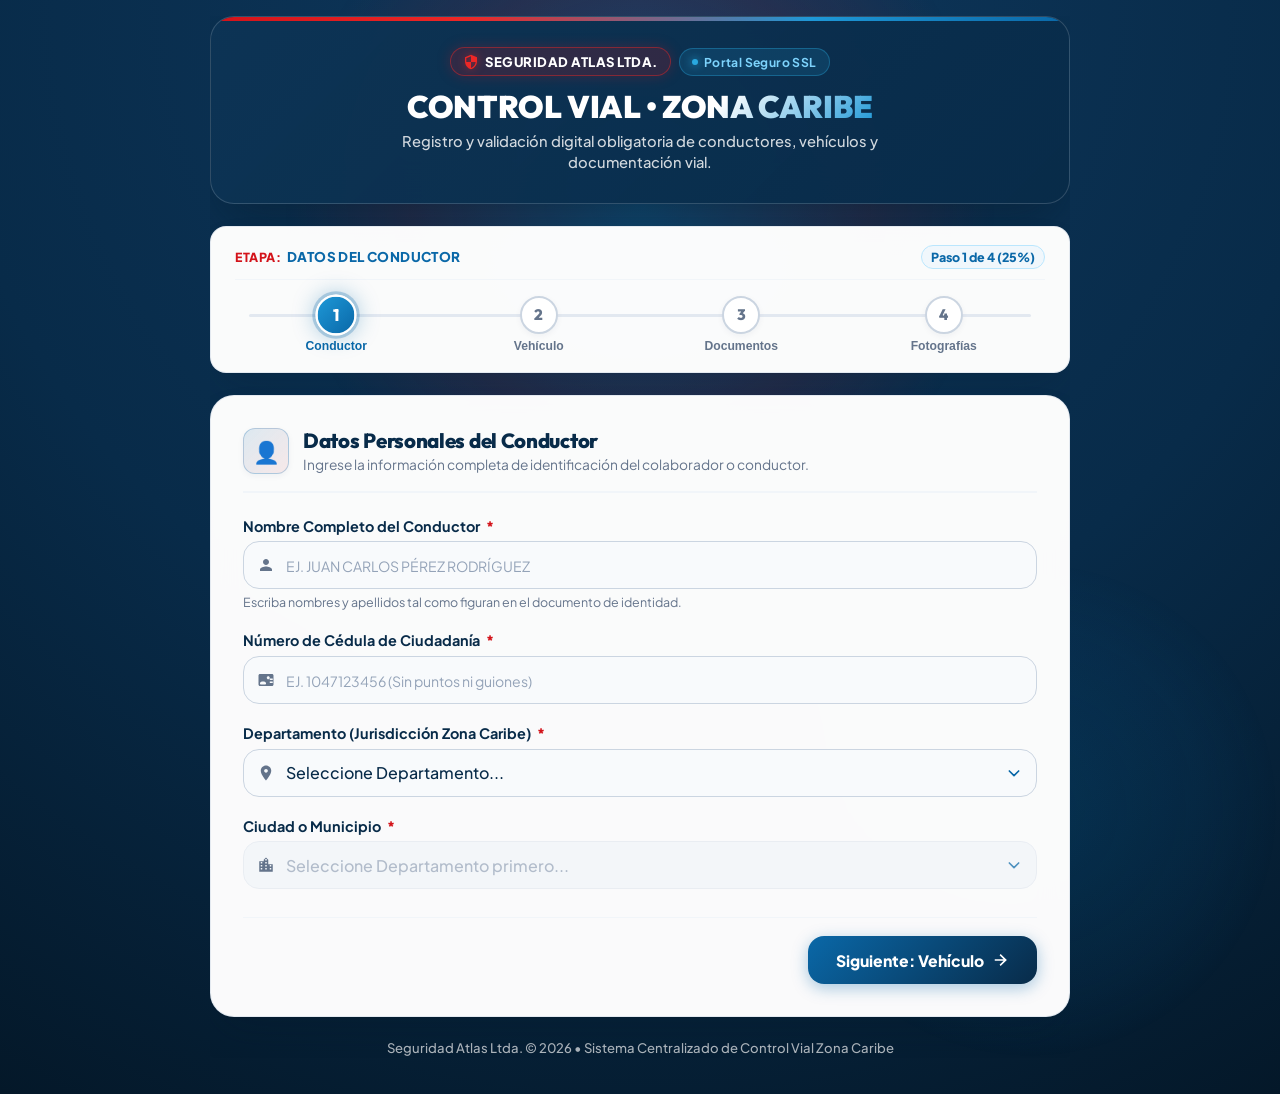
<file: google_apps_script_index.html>
<!DOCTYPE html>
<html lang="es">
<head>
  <meta charset="UTF-8">
  <meta name="viewport" content="width=device-width, initial-scale=1.0, maximum-scale=5.0, viewport-fit=cover">
  <title>Control Vial - Registro Caribe | Seguridad Atlas</title>
  
  <!-- Modern Google Fonts -->
  <link rel="preconnect" href="https://fonts.googleapis.com">
  <link rel="preconnect" href="https://fonts.gstatic.com" crossorigin>
  <link href="https://fonts.googleapis.com/css2?family=Outfit:wght@400;500;600;700;800;900&family=Plus+Jakarta+Sans:wght@300;400;500;600;700;800&family=Caveat:wght@600;700&display=swap" rel="stylesheet">
  
  <style>
/* ==========================================================================
   CONTROL VIAL - SEGURIDAD ATLAS (ZONA CARIBE)
   Paleta Oficial Atlas: Rojo Institucional (#D3131A), Azul Rey (#0A68A8), 
   Azul Marino (#082B49) y Celeste Órbita (#29A9E0)
   100% Responsive Enterprise Design System & Zero Horizontal Scroll
   ========================================================================== */

:root {
  /* Rojo Institucional Atlas */
  --atlas-red: #d3131a;
  --atlas-red-bright: #ee2726;
  --atlas-red-dark: #8b0d11;
  --atlas-red-glow: rgba(211, 19, 26, 0.35);
  --atlas-red-light: #fef2f2;
  --atlas-red-border: #fecaca;

  /* Azul Rey Corporativo Atlas */
  --atlas-blue: #0a68a8;
  --atlas-blue-hover: #08568c;
  --atlas-blue-bright: #1e98d7;
  --atlas-blue-glow: rgba(10, 104, 168, 0.35);
  --atlas-blue-light: #f0f7fc;
  --atlas-blue-border: #bae6fd;

  /* Azul Marino Institucional (Fondos y Contraste) */
  --atlas-navy: #082b49;
  --atlas-navy-card: #0d3455;
  --atlas-navy-deep: #041829;
  --atlas-navy-light: #164268;

  /* Azul Celeste / Cyan (Órbita & Lema Atlas) */
  --atlas-cyan: #0077b6;
  --atlas-cyan-light: #29a9e0;
  --atlas-cyan-glow: rgba(41, 169, 224, 0.3);

  /* Sistema Semántico */
  --primary-blue: var(--atlas-blue);
  --primary-blue-hover: var(--atlas-blue-hover);
  --primary-blue-light: var(--atlas-blue-light);
  --primary-navy: var(--atlas-navy);

  --accent-amber: #f59e0b;
  --accent-gold: #fbbf24;

  --success-emerald: #10b981;
  --success-emerald-glow: rgba(16, 185, 129, 0.25);
  --success-bg: #ecfdf5;
  --success-border: #a7f3d0;

  --danger-crimson: var(--atlas-red);
  --danger-bg: var(--atlas-red-light);
  --danger-border: var(--atlas-red-border);

  /* Superficies & Fondos */
  --bg-gradient: radial-gradient(circle at 50% 0%, #0e375c 0%, #082b49 55%, #041829 100%);
  --card-bg: rgba(255, 255, 255, 0.98);
  --card-border: rgba(226, 232, 240, 0.95);
  --input-bg: #f8fafc;
  --input-bg-focus: #ffffff;
  --input-border: #cbd5e1;
  --input-border-focus: var(--atlas-blue);

  /* Tipografía */
  --font-sans: 'Plus Jakarta Sans', -apple-system, BlinkMacSystemFont, 'Segoe UI', Roboto, Helvetica, Arial, sans-serif;
  --font-heading: 'Outfit', sans-serif;
  --font-tagline: 'Caveat', cursive;
  --text-dark: #082b49;
  --text-secondary: #334155;
  --text-muted: #64748b;
  --text-light: #f8fafc;

  /* Sombras */
  --shadow-sm: 0 2px 6px rgba(8, 43, 73, 0.05);
  --shadow-md: 0 8px 24px -4px rgba(8, 43, 73, 0.1), 0 4px 8px -2px rgba(8, 43, 73, 0.04);
  --shadow-lg: 0 20px 40px -10px rgba(4, 24, 41, 0.2), 0 1px 3px rgba(0, 0, 0, 0.05);
  --shadow-xl: 0 25px 50px -12px rgba(4, 24, 41, 0.45);
  --shadow-blue-glow: 0 0 22px rgba(10, 104, 168, 0.4);
  --shadow-red-glow: 0 0 22px rgba(211, 19, 26, 0.4);

  /* Bordes & Curvaturas */
  --radius-xs: 6px;
  --radius-sm: 10px;
  --radius-md: 16px;
  --radius-lg: 24px;
  --radius-pill: 9999px;

  /* Transiciones */
  --transition-smooth: all 0.25s cubic-bezier(0.4, 0, 0.2, 1);
  --transition-bounce: all 0.3s cubic-bezier(0.34, 1.56, 0.64, 1);
}

*, *::before, *::after {
  box-sizing: border-box;
  margin: 0;
  padding: 0;
  -webkit-tap-highlight-color: transparent;
}

html {
  width: 100%;
  max-width: 100%;
  overflow-x: hidden !important;
  scroll-behavior: smooth;
  -webkit-font-smoothing: antialiased;
  -moz-osx-font-smoothing: grayscale;
  font-size: 16px;
  background-color: var(--atlas-navy-deep);
}

body {
  font-family: var(--font-sans);
  background: var(--bg-gradient);
  color: var(--text-dark);
  min-height: 100vh;
  min-height: 100dvh;
  width: 100%;
  max-width: 100%;
  overflow-x: hidden !important;
  display: flex;
  flex-direction: column;
  align-items: center;
  justify-content: flex-start;
  padding: max(16px, env(safe-area-inset-top)) max(12px, env(safe-area-inset-right)) max(36px, env(safe-area-inset-bottom)) max(12px, env(safe-area-inset-left));
  position: relative;
}

img, video, canvas, svg {
  max-width: 100%;
  height: auto;
  box-sizing: border-box;
}

body::before {
  content: '';
  position: fixed;
  top: -160px;
  left: 50%;
  transform: translateX(-50%);
  width: min(720px, 90vw);
  height: min(720px, 90vw);
  background: radial-gradient(circle, rgba(30, 152, 215, 0.22) 0%, rgba(211, 19, 26, 0.12) 45%, transparent 70%);
  pointer-events: none;
  z-index: 0;
}

body::after {
  content: '';
  position: fixed;
  bottom: -160px;
  right: 0;
  width: min(500px, 75vw);
  height: min(500px, 75vw);
  background: radial-gradient(circle, rgba(0, 119, 182, 0.16) 0%, rgba(10, 104, 168, 0.08) 50%, transparent 70%);
  pointer-events: none;
  z-index: 0;
}

.app-container {
  width: 100%;
  max-width: 860px;
  margin: 0 auto;
  position: relative;
  z-index: 1;
  box-sizing: border-box;
  overflow-x: hidden;
}

.header-card, .app-header {
  background: linear-gradient(135deg, rgba(13, 52, 85, 0.95) 0%, rgba(8, 43, 73, 0.98) 100%);
  backdrop-filter: blur(20px);
  -webkit-backdrop-filter: blur(20px);
  border: 1px solid rgba(255, 255, 255, 0.16);
  border-radius: clamp(14px, 3vw, var(--radius-lg));
  padding: clamp(18px, 4vw, 30px) clamp(14px, 4vw, 28px);
  text-align: center;
  margin-bottom: clamp(14px, 3vw, 22px);
  box-shadow: var(--shadow-xl);
  position: relative;
  overflow: hidden;
  width: 100%;
  box-sizing: border-box;
}

.header-card::before {
  content: '';
  position: absolute;
  top: 0;
  left: 0;
  right: 0;
  height: 4px;
  background: linear-gradient(90deg, var(--atlas-red) 0%, var(--atlas-red-bright) 30%, var(--atlas-blue-bright) 70%, var(--atlas-blue) 100%);
}

.header-top-meta {
  display: flex;
  align-items: center;
  justify-content: center;
  gap: 8px;
  margin-bottom: 12px;
  flex-wrap: wrap;
  width: 100%;
}

.brand-badge, .badge-brand {
  display: inline-flex;
  align-items: center;
  gap: 6px;
  background: rgba(211, 19, 26, 0.18);
  border: 1px solid rgba(238, 39, 38, 0.45);
  color: #ffffff;
  padding: 5px 12px;
  border-radius: var(--radius-pill);
  font-size: clamp(0.72rem, 2vw, 0.82rem);
  font-weight: 800;
  letter-spacing: 0.5px;
  text-transform: uppercase;
  box-shadow: 0 0 14px rgba(211, 19, 26, 0.25);
}

.brand-badge svg {
  width: 16px;
  height: 16px;
  fill: var(--atlas-red-bright);
  filter: drop-shadow(0 0 4px rgba(238, 39, 38, 0.6));
  flex-shrink: 0;
}

.secure-badge, .badge-zone {
  display: inline-flex;
  align-items: center;
  gap: 6px;
  background: rgba(41, 169, 224, 0.14);
  border: 1px solid rgba(41, 169, 224, 0.35);
  color: #7dd3fc;
  padding: 5px 12px;
  border-radius: var(--radius-pill);
  font-size: clamp(0.68rem, 2vw, 0.76rem);
  font-weight: 700;
  letter-spacing: 0.4px;
}

.secure-badge::before {
  content: '';
  width: 6px;
  height: 6px;
  background-color: var(--atlas-cyan-light);
  border-radius: 50%;
  display: inline-block;
  box-shadow: 0 0 8px var(--atlas-cyan-light);
  animation: pulse-dot 2s infinite ease-in-out;
  flex-shrink: 0;
}

@keyframes pulse-dot {
  0%, 100% { opacity: 1; transform: scale(1); }
  50% { opacity: 0.35; transform: scale(0.8); }
}

.header-title {
  font-family: var(--font-heading);
  font-size: clamp(1.25rem, 4.2vw, 1.95rem);
  font-weight: 900;
  color: #ffffff;
  letter-spacing: -0.4px;
  line-height: 1.2;
  margin-bottom: 6px;
  word-break: break-word;
  overflow-wrap: break-word;
}

.header-title span {
  background: linear-gradient(135deg, #ffffff 30%, var(--atlas-blue-bright) 100%);
  -webkit-background-clip: text;
  -webkit-text-fill-color: transparent;
}

.header-subtitle {
  color: rgba(255, 255, 255, 0.82);
  font-size: clamp(0.78rem, 2vw, 0.92rem);
  font-weight: 500;
  max-width: 580px;
  margin: 0 auto;
  line-height: 1.4;
  word-break: break-word;
  overflow-wrap: break-word;
}

.stepper-wrapper {
  background: var(--card-bg);
  border-radius: clamp(12px, 2.5vw, var(--radius-md));
  padding: clamp(12px, 2.5vw, 18px) clamp(10px, 3vw, 24px);
  margin-bottom: clamp(14px, 3vw, 22px);
  box-shadow: var(--shadow-lg);
  border: 1px solid var(--card-border);
  position: relative;
  width: 100%;
  box-sizing: border-box;
}

.stepper-header {
  display: flex;
  justify-content: space-between;
  align-items: center;
  margin-bottom: clamp(10px, 2vw, 16px);
  padding-bottom: clamp(6px, 1.5vw, 10px);
  border-bottom: 1px solid #f1f5f9;
  gap: 6px;
  width: 100%;
}

.stepper-title-info, .stepper-step-indicator {
  display: flex;
  align-items: center;
  gap: 6px;
  font-size: clamp(0.72rem, 2vw, 0.84rem);
  font-weight: 700;
  color: var(--text-muted);
  text-transform: uppercase;
  letter-spacing: 0.4px;
  min-width: 0;
  overflow: hidden;
  text-overflow: ellipsis;
  white-space: nowrap;
}

.stepper-title-info span:first-child {
  color: var(--atlas-red);
  font-size: clamp(0.7rem, 1.8vw, 0.78rem);
  font-weight: 800;
  letter-spacing: 0.5px;
}

.stepper-current-name {
  color: var(--atlas-blue);
  font-weight: 800;
  overflow: hidden;
  text-overflow: ellipsis;
}

.stepper-pct-badge {
  background: var(--atlas-blue-light);
  color: var(--atlas-blue);
  border: 1px solid var(--atlas-blue-border);
  font-weight: 800;
  font-size: clamp(0.7rem, 1.8vw, 0.78rem);
  padding: 3px 9px;
  border-radius: var(--radius-pill);
  flex-shrink: 0;
  white-space: nowrap;
}

.stepper-steps {
  display: flex;
  justify-content: space-between;
  position: relative;
  width: 100%;
  box-sizing: border-box;
}

.stepper-steps::before {
  content: '';
  position: absolute;
  top: clamp(15px, 2.5vw, 18px);
  left: 14px;
  right: 14px;
  height: 3px;
  background: #e2e8f0;
  border-radius: 4px;
  z-index: 0;
}

.stepper-progress-bar {
  position: absolute;
  top: clamp(15px, 2.5vw, 18px);
  left: 14px;
  height: 3px;
  background: linear-gradient(90deg, var(--atlas-red) 0%, var(--atlas-blue-bright) 50%, var(--atlas-blue) 100%);
  border-radius: 4px;
  z-index: 0;
  transition: width 0.4s cubic-bezier(0.4, 0, 0.2, 1);
  width: 0%;
  box-shadow: 0 0 10px rgba(10, 104, 168, 0.45);
}

.step-item {
  position: relative;
  z-index: 1;
  display: flex;
  flex-direction: column;
  align-items: center;
  cursor: pointer;
  background: transparent;
  border: none;
  flex: 1 1 0;
  max-width: 25%;
  outline: none;
  transition: var(--transition-smooth);
  padding: 0 1px;
  box-sizing: border-box;
}

.step-circle {
  width: clamp(32px, 5vw, 38px);
  height: clamp(32px, 5vw, 38px);
  border-radius: 50%;
  background: #ffffff;
  border: 2px solid #cbd5e1;
  color: var(--text-muted);
  display: flex;
  align-items: center;
  justify-content: center;
  font-weight: 800;
  font-size: clamp(0.8rem, 2vw, 0.95rem);
  font-family: var(--font-heading);
  transition: var(--transition-bounce);
  box-shadow: var(--shadow-sm);
  flex-shrink: 0;
}

.step-circle svg {
  width: clamp(13px, 2vw, 16px);
  height: clamp(13px, 2vw, 16px);
  fill: currentColor;
  display: none;
}

.step-item:hover .step-circle {
  border-color: var(--atlas-blue);
}

.step-item.active .step-circle {
  background: linear-gradient(135deg, var(--atlas-blue-bright) 0%, var(--atlas-blue) 100%);
  border-color: #ffffff;
  color: #ffffff;
  box-shadow: var(--shadow-blue-glow), 0 0 0 3px rgba(10, 104, 168, 0.25);
  transform: scale(1.08);
}

.step-item.completed .step-circle {
  background: linear-gradient(135deg, var(--atlas-red-bright) 0%, var(--atlas-red) 100%);
  border-color: #ffffff;
  color: #ffffff;
  box-shadow: 0 0 10px rgba(211, 19, 26, 0.35);
}

.step-item.completed .step-circle span {
  display: none;
}

.step-item.completed .step-circle svg {
  display: block;
}

.step-label {
  font-size: clamp(0.65rem, 1.8vw, 0.76rem);
  font-weight: 600;
  color: var(--text-muted);
  margin-top: 6px;
  text-align: center;
  transition: color 0.3s ease;
  line-height: 1.15;
  width: 100%;
  overflow: hidden;
  text-overflow: ellipsis;
}

.step-item.active .step-label {
  color: var(--atlas-blue);
  font-weight: 800;
}

.step-item.completed .step-label {
  color: var(--atlas-navy);
  font-weight: 700;
}

.form-card {
  background: var(--card-bg);
  border-radius: clamp(14px, 3vw, var(--radius-lg));
  padding: clamp(18px, 4vw, 32px) clamp(14px, 4vw, 32px);
  box-shadow: var(--shadow-lg);
  border: 1px solid var(--card-border);
  backdrop-filter: blur(16px);
  margin-bottom: clamp(14px, 3vw, 22px);
  display: none;
  animation: cardSlideIn 0.32s cubic-bezier(0.16, 1, 0.3, 1) forwards;
  width: 100%;
  box-sizing: border-box;
}

.form-card.active {
  display: block;
}

@keyframes cardSlideIn {
  from {
    opacity: 0;
    transform: translateY(10px);
  }
  to {
    opacity: 1;
    transform: translateY(0);
  }
}

.section-header {
  display: flex;
  align-items: center;
  gap: clamp(10px, 2.5vw, 14px);
  margin-bottom: clamp(16px, 3vw, 24px);
  padding-bottom: clamp(10px, 2vw, 16px);
  border-bottom: 2px solid #f1f5f9;
  position: relative;
  width: 100%;
  box-sizing: border-box;
}

.section-icon {
  width: clamp(38px, 5.5vw, 46px);
  height: clamp(38px, 5.5vw, 46px);
  border-radius: clamp(10px, 2vw, 12px);
  background: linear-gradient(135deg, rgba(10, 104, 168, 0.12), rgba(211, 19, 26, 0.08));
  border: 1.5px solid rgba(10, 104, 168, 0.25);
  color: var(--atlas-blue);
  display: flex;
  align-items: center;
  justify-content: center;
  font-size: clamp(1.15rem, 3vw, 1.35rem);
  flex-shrink: 0;
  box-shadow: var(--shadow-sm);
}

.section-title-text {
  min-width: 0;
  flex: 1;
}

.section-title-text h3 {
  font-family: var(--font-heading);
  font-size: clamp(1.05rem, 2.8vw, 1.28rem);
  font-weight: 800;
  color: var(--atlas-navy);
  letter-spacing: -0.3px;
  line-height: 1.25;
  word-break: break-word;
}

.section-title-text p {
  font-size: clamp(0.76rem, 2vw, 0.86rem);
  color: var(--text-muted);
  margin-top: 3px;
  line-height: 1.35;
  word-break: break-word;
}

.form-row-2 {
  display: grid;
  grid-template-columns: repeat(2, minmax(0, 1fr));
  gap: clamp(12px, 2.5vw, 18px);
  width: 100%;
  box-sizing: border-box;
}

.form-group {
  margin-bottom: clamp(14px, 2.5vw, 20px);
  position: relative;
  width: 100%;
  box-sizing: border-box;
}

.form-label {
  display: flex;
  align-items: center;
  gap: 4px;
  font-size: clamp(0.82rem, 2vw, 0.9rem);
  font-weight: 700;
  color: var(--atlas-navy);
  margin-bottom: 6px;
  line-height: 1.3;
  word-break: break-word;
}

.form-label span.req, .form-label .req {
  color: var(--atlas-red);
  font-weight: 800;
  margin-left: 2px;
}

.input-wrapper {
  position: relative;
  display: flex;
  align-items: center;
  width: 100%;
  box-sizing: border-box;
}

.input-icon {
  position: absolute;
  left: 14px;
  color: var(--text-muted);
  pointer-events: none;
  display: flex;
  align-items: center;
  justify-content: center;
  z-index: 1;
}

.input-icon svg {
  width: 18px;
  height: 18px;
  fill: currentColor;
}

.form-control,
.form-select {
  width: 100%;
  max-width: 100%;
  min-height: 48px;
  padding: 12px 14px 12px 42px;
  font-size: 16px;
  font-family: inherit;
  font-weight: 500;
  color: var(--atlas-navy);
  background-color: var(--input-bg);
  border: 1.5px solid var(--input-border);
  border-radius: clamp(10px, 2vw, var(--radius-md));
  transition: var(--transition-smooth);
  outline: none;
  -webkit-appearance: none;
  appearance: none;
  box-sizing: border-box;
}

.form-control.no-icon,
.form-select.no-icon {
  padding-left: 14px;
}

.form-control:focus,
.form-select:focus {
  border-color: var(--atlas-blue);
  background-color: var(--input-bg-focus);
  box-shadow: 0 0 0 3px rgba(10, 104, 168, 0.18);
}

.form-control.input-error,
.form-select.input-error {
  border-color: var(--atlas-red);
  background-color: var(--atlas-red-light);
  animation: shake 0.3s ease;
}

@keyframes shake {
  0%, 100% { transform: translateX(0); }
  25% { transform: translateX(-4px); }
  75% { transform: translateX(4px); }
}

.form-control:focus + .input-icon,
.input-wrapper:focus-within .input-icon {
  color: var(--atlas-blue);
}

.form-control.uppercase {
  text-transform: uppercase;
}

.form-control::placeholder {
  color: #94a3b8;
  font-weight: 400;
  font-size: 0.88rem;
}

.form-select {
  cursor: pointer;
  background-image: url("data:image/svg+xml,%3Csvg xmlns='http://www.w3.org/2000/svg' fill='none' viewBox='0 0 24 24' stroke='%230a68a8' stroke-width='2.5'%3E%3Cpath stroke-linecap='round' stroke-linejoin='round' d='M19 9l-7 7-7-7'%3E%3C/path%3E%3C/svg%3E");
  background-repeat: no-repeat;
  background-position: right 14px center;
  background-size: 16px;
  padding-right: 40px;
}

.form-select:disabled {
  background-color: #f1f5f9;
  color: #94a3b8;
  cursor: not-allowed;
  border-color: #e2e8f0;
}

.form-hint {
  font-size: clamp(0.72rem, 1.8vw, 0.78rem);
  color: var(--text-muted);
  margin-top: 5px;
  line-height: 1.35;
  word-break: break-word;
}

.toggle-group {
  display: grid;
  grid-template-columns: repeat(2, minmax(0, 1fr));
  gap: clamp(8px, 2vw, 12px);
  width: 100%;
  box-sizing: border-box;
}

.toggle-option {
  position: relative;
  width: 100%;
  box-sizing: border-box;
}

.toggle-option input[type="radio"] {
  position: absolute;
  opacity: 0;
  width: 0;
  height: 0;
  pointer-events: none;
}

.toggle-btn {
  display: flex;
  align-items: center;
  justify-content: center;
  gap: 6px;
  padding: 12px 8px;
  min-height: 48px;
  border-radius: clamp(10px, 2vw, var(--radius-md));
  border: 2px solid #e2e8f0;
  background: var(--input-bg);
  color: var(--text-secondary);
  font-weight: 700;
  font-size: clamp(0.78rem, 2vw, 0.88rem);
  cursor: pointer;
  transition: var(--transition-smooth);
  user-select: none;
  text-align: center;
  width: 100%;
  box-sizing: border-box;
}

.toggle-btn svg {
  flex-shrink: 0;
  width: 18px;
  height: 18px;
}

.toggle-btn:hover {
  border-color: #cbd5e1;
  background: #ffffff;
}

.toggle-option input[type="radio"]:checked + .toggle-btn.btn-si {
  background: linear-gradient(135deg, rgba(10, 104, 168, 0.1), rgba(10, 104, 168, 0.03));
  border-color: var(--atlas-blue);
  color: var(--atlas-blue);
  box-shadow: 0 4px 14px rgba(10, 104, 168, 0.2);
}

.toggle-option input[type="radio"]:checked + .toggle-btn.btn-no {
  background: linear-gradient(135deg, rgba(211, 19, 26, 0.1), rgba(211, 19, 26, 0.03));
  border-color: var(--atlas-red);
  color: var(--atlas-red);
  box-shadow: 0 4px 14px rgba(211, 19, 26, 0.2);
}

.conditional-box {
  background: linear-gradient(135deg, #f0f7fc 0%, #e3effa 100%);
  border: 2px dashed rgba(10, 104, 168, 0.4);
  border-radius: clamp(12px, 2vw, var(--radius-md));
  padding: clamp(14px, 3vw, 22px);
  margin-top: 16px;
  display: none;
  animation: cardSlideIn 0.32s ease;
  width: 100%;
  box-sizing: border-box;
}

.conditional-box.active {
  display: block;
}

.conditional-box-title {
  font-size: clamp(0.85rem, 2.2vw, 0.95rem);
  font-weight: 800;
  color: var(--atlas-blue);
  margin-bottom: 14px;
  display: flex;
  align-items: center;
  gap: 8px;
  line-height: 1.35;
  word-break: break-word;
}

.conditional-box-title svg {
  flex-shrink: 0;
}

.upload-grid {
  display: grid;
  grid-template-columns: repeat(auto-fit, minmax(min(100%, 240px), 1fr));
  gap: clamp(12px, 2.5vw, 18px);
  width: 100%;
  box-sizing: border-box;
}

.file-hidden-input {
  display: none !important;
  opacity: 0 !important;
  position: absolute !important;
  pointer-events: none !important;
}

.upload-card {
  background: #ffffff;
  border: 2px dashed #cbd5e1;
  border-radius: clamp(12px, 2vw, var(--radius-md));
  padding: clamp(16px, 3vw, 20px) 12px;
  text-align: center;
  position: relative;
  transition: var(--transition-smooth);
  display: flex;
  flex-direction: column;
  align-items: center;
  justify-content: center;
  min-height: 195px;
  box-shadow: var(--shadow-sm);
  width: 100%;
  box-sizing: border-box;
}

.upload-card:hover {
  border-color: var(--atlas-blue);
  background: rgba(10, 104, 168, 0.02);
  box-shadow: var(--shadow-md);
}

.upload-card.input-error {
  border-color: var(--atlas-red);
  background-color: var(--atlas-red-light);
  animation: shake 0.3s ease;
}

.upload-card.has-file {
  border-style: solid;
  border-color: var(--success-emerald);
  background: linear-gradient(135deg, rgba(16, 185, 129, 0.06), rgba(255, 255, 255, 0.98));
  box-shadow: 0 6px 18px rgba(16, 185, 129, 0.15);
}

.upload-icon {
  width: clamp(38px, 5.5vw, 44px);
  height: clamp(38px, 5.5vw, 44px);
  border-radius: 50%;
  background: #f1f5f9;
  color: var(--atlas-blue);
  display: flex;
  align-items: center;
  justify-content: center;
  font-size: clamp(1.1rem, 3vw, 1.25rem);
  margin-bottom: 8px;
  transition: var(--transition-bounce);
  flex-shrink: 0;
}

.upload-card:hover .upload-icon {
  transform: scale(1.06);
  background: var(--atlas-blue-light);
}

.upload-label {
  font-size: clamp(0.82rem, 2vw, 0.92rem);
  font-weight: 800;
  color: var(--atlas-navy);
  margin-bottom: 3px;
  line-height: 1.3;
  word-break: break-word;
}

.upload-hint {
  font-size: clamp(0.7rem, 1.8vw, 0.76rem);
  color: var(--text-muted);
  margin-bottom: 10px;
}

.upload-choice-actions {
  display: flex;
  gap: 6px;
  width: 100%;
  justify-content: center;
  flex-wrap: wrap;
  margin-bottom: 4px;
  box-sizing: border-box;
}

.btn-choice {
  display: inline-flex;
  align-items: center;
  justify-content: center;
  gap: 5px;
  padding: 8px 10px;
  font-size: clamp(0.72rem, 1.8vw, 0.8rem);
  font-weight: 700;
  font-family: inherit;
  border-radius: var(--radius-pill);
  cursor: pointer;
  transition: var(--transition-bounce);
  flex: 1 1 calc(50% - 4px);
  min-width: 0;
  min-height: 38px;
  outline: none;
  border: 1.5px solid transparent;
  box-sizing: border-box;
  text-align: center;
}

.btn-choice svg {
  flex-shrink: 0;
  width: 15px;
  height: 15px;
}

.btn-choice-cam {
  background: linear-gradient(135deg, var(--atlas-blue) 0%, var(--atlas-navy) 100%);
  color: #ffffff;
  box-shadow: 0 3px 10px rgba(10, 104, 168, 0.3);
}

.btn-choice-cam:hover {
  background: linear-gradient(135deg, var(--atlas-blue-bright) 0%, var(--atlas-blue) 100%);
  transform: translateY(-2px);
  box-shadow: 0 6px 14px rgba(10, 104, 168, 0.4);
}

.btn-choice-file {
  background: #f1f5f9;
  color: var(--atlas-navy);
  border-color: #cbd5e1;
}

.btn-choice-file:hover {
  background: #e2e8f0;
  border-color: #94a3b8;
  transform: translateY(-2px);
}

.preview-container {
  width: 100%;
  display: none;
  flex-direction: column;
  align-items: center;
  margin-top: 4px;
  box-sizing: border-box;
}

.preview-thumb {
  width: 100%;
  height: clamp(95px, 20vw, 120px);
  object-fit: cover;
  border-radius: var(--radius-sm);
  border: 1.5px solid #e2e8f0;
  box-shadow: var(--shadow-sm);
  display: block;
}

.preview-pdf-info {
  display: none;
  align-items: center;
  justify-content: center;
  gap: 6px;
  padding: 10px 12px;
  background: #f8fafc;
  border-radius: var(--radius-sm);
  border: 1.5px solid #e2e8f0;
  width: 100%;
  font-weight: 700;
  font-size: clamp(0.75rem, 1.8vw, 0.82rem);
  color: var(--atlas-navy);
  box-sizing: border-box;
}

.pdf-icon {
  font-size: 1.2rem;
  flex-shrink: 0;
}

.pdf-filename {
  overflow: hidden;
  text-overflow: ellipsis;
  white-space: nowrap;
}

.preview-actions, .upload-actions {
  display: flex;
  gap: 6px;
  justify-content: center;
  margin-top: 8px;
  width: 100%;
  flex-wrap: wrap;
  box-sizing: border-box;
}

.btn-rechoice, .btn-file-action {
  font-size: clamp(0.7rem, 1.8vw, 0.76rem);
  font-weight: 700;
  font-family: inherit;
  padding: 5px 10px;
  border-radius: var(--radius-pill);
  cursor: pointer;
  transition: var(--transition-smooth);
  background: #ffffff;
  color: var(--atlas-blue);
  border: 1px solid var(--atlas-blue);
  box-sizing: border-box;
}

.btn-rechoice:hover, .btn-file-action:hover {
  background: var(--atlas-blue-light);
}

.btn-remove-file, .btn-file-remove {
  font-size: clamp(0.7rem, 1.8vw, 0.76rem);
  font-weight: 700;
  font-family: inherit;
  padding: 5px 10px;
  border-radius: var(--radius-pill);
  cursor: pointer;
  transition: var(--transition-smooth);
  background: #ffffff;
  color: var(--atlas-red);
  border: 1px solid var(--atlas-red);
  box-sizing: border-box;
}

.btn-remove-file:hover, .btn-file-remove:hover {
  background: var(--atlas-red-light);
}

.upload-card.has-file .preview-container {
  display: flex;
}

.upload-card.has-file .upload-choice-actions,
.upload-card.has-file .upload-icon,
.upload-card.has-file .upload-hint {
  display: none;
}

.status-badge {
  display: inline-flex;
  align-items: center;
  gap: 4px;
  font-size: clamp(0.68rem, 1.8vw, 0.74rem);
  font-weight: 800;
  padding: 3px 8px;
  border-radius: var(--radius-pill);
  margin-top: 8px;
  background: #f1f5f9;
  color: var(--text-muted);
  transition: var(--transition-smooth);
}

.upload-card.has-file .status-badge {
  background: var(--success-bg);
  color: var(--success-emerald);
  border: 1px solid var(--success-border);
}

.checkbox-container, .policy-box {
  display: flex;
  align-items: flex-start;
  gap: 10px;
  background: #f8fafc;
  border: 1.5px solid #e2e8f0;
  border-radius: clamp(10px, 2vw, var(--radius-md));
  padding: clamp(12px, 3vw, 16px) clamp(12px, 3vw, 18px);
  margin-top: 14px;
  transition: var(--transition-smooth);
  width: 100%;
  box-sizing: border-box;
}

.checkbox-container:hover, .policy-box:hover {
  border-color: var(--atlas-blue-border);
  background: #ffffff;
}

.checkbox-container input[type="checkbox"], .policy-checkbox {
  width: 19px;
  height: 19px;
  accent-color: var(--atlas-red);
  cursor: pointer;
  margin-top: 2px;
  flex-shrink: 0;
}

.checkbox-label, .policy-label {
  font-size: clamp(0.78rem, 2vw, 0.86rem);
  color: var(--text-secondary);
  line-height: 1.45;
  word-break: break-word;
  overflow-wrap: break-word;
  flex: 1;
}

.checkbox-label a, .policy-label a {
  color: var(--atlas-blue);
  font-weight: 700;
  text-decoration: underline;
  text-underline-offset: 3px;
  word-break: break-word;
}

.action-buttons {
  display: flex;
  justify-content: space-between;
  align-items: center;
  gap: 10px;
  margin-top: clamp(20px, 4vw, 28px);
  padding-top: clamp(14px, 3vw, 18px);
  border-top: 1px solid #f1f5f9;
  width: 100%;
  box-sizing: border-box;
}

.btn-nav {
  min-height: 48px;
  padding: 12px clamp(16px, 3vw, 28px);
  font-size: clamp(0.88rem, 2.2vw, 0.98rem);
  font-weight: 800;
  font-family: inherit;
  border-radius: clamp(10px, 2vw, var(--radius-md));
  border: none;
  cursor: pointer;
  display: inline-flex;
  align-items: center;
  justify-content: center;
  gap: 7px;
  transition: var(--transition-bounce);
  position: relative;
  overflow: hidden;
  box-sizing: border-box;
  text-align: center;
}

.btn-prev {
  background: #ffffff;
  color: var(--atlas-navy);
  border: 1.5px solid #cbd5e1;
  box-shadow: var(--shadow-sm);
}

.btn-prev:hover {
  background: #f1f5f9;
  border-color: #94a3b8;
}

.btn-next {
  background: linear-gradient(135deg, var(--atlas-blue) 0%, var(--atlas-navy) 100%);
  color: #ffffff;
  box-shadow: 0 4px 16px rgba(10, 104, 168, 0.35);
  margin-left: auto;
}

.btn-next:hover {
  background: linear-gradient(135deg, var(--atlas-blue-bright) 0%, var(--atlas-blue) 100%);
  transform: translateY(-2px);
  box-shadow: 0 8px 20px rgba(10, 104, 168, 0.45);
}

.btn-submit {
  background: linear-gradient(135deg, var(--atlas-red-bright) 0%, var(--atlas-red-dark) 100%);
  color: #ffffff;
  box-shadow: 0 6px 20px rgba(211, 19, 26, 0.4);
  margin-left: auto;
}

.btn-submit:hover {
  background: linear-gradient(135deg, #ff3838 0%, var(--atlas-red) 100%);
  transform: translateY(-2px);
  box-shadow: 0 10px 26px rgba(211, 19, 26, 0.55);
}

.alert-box {
  padding: 12px 16px;
  border-radius: clamp(10px, 2vw, var(--radius-md));
  margin-bottom: 16px;
  font-size: clamp(0.82rem, 2vw, 0.9rem);
  font-weight: 600;
  display: flex;
  align-items: center;
  gap: 8px;
  display: none;
  box-shadow: var(--shadow-md);
  animation: cardSlideIn 0.3s ease;
  width: 100%;
  box-sizing: border-box;
  word-break: break-word;
}

.alert-box.active {
  display: flex;
}

.alert-danger {
  background: var(--atlas-red-light);
  border: 1.5px solid var(--atlas-red-border);
  color: var(--atlas-red-dark);
}

.alert-success {
  background: var(--success-bg);
  border: 1.5px solid var(--success-border);
  color: #065f46;
}

.loading-overlay {
  position: fixed;
  top: 0;
  left: 0;
  right: 0;
  bottom: 0;
  width: 100%;
  height: 100%;
  background: rgba(4, 24, 41, 0.94);
  backdrop-filter: blur(14px);
  -webkit-backdrop-filter: blur(14px);
  display: flex;
  flex-direction: column;
  align-items: center;
  justify-content: center;
  z-index: 99999;
  opacity: 0;
  pointer-events: none;
  transition: opacity 0.3s ease;
  padding: 14px;
  box-sizing: border-box;
  overflow-x: hidden;
}

.loading-overlay.active {
  opacity: 1;
  pointer-events: auto;
}

.loading-card {
  background: rgba(13, 52, 85, 0.96);
  border: 1px solid rgba(255, 255, 255, 0.18);
  border-radius: clamp(14px, 3vw, var(--radius-lg));
  padding: clamp(22px, 5vw, 36px) clamp(16px, 4vw, 36px);
  text-align: center;
  max-width: 440px;
  width: 100%;
  box-shadow: var(--shadow-xl);
  display: flex;
  flex-direction: column;
  align-items: center;
  max-height: 90vh;
  max-height: 90dvh;
  overflow-y: auto;
  box-sizing: border-box;
}

.spinner-ring {
  width: clamp(48px, 7vw, 60px);
  height: clamp(48px, 7vw, 60px);
  position: relative;
  margin-bottom: 16px;
  flex-shrink: 0;
}

.spinner-ring div {
  box-sizing: border-box;
  display: block;
  position: absolute;
  width: clamp(42px, 6vw, 52px);
  height: clamp(42px, 6vw, 52px);
  margin: 3px;
  border: 3.5px solid var(--atlas-blue-bright);
  border-radius: 50%;
  animation: spinner-ring 1.2s cubic-bezier(0.5, 0, 0.5, 1) infinite;
  border-color: var(--atlas-red-bright) transparent transparent transparent;
}

.spinner-ring div:nth-child(1) { animation-delay: -0.45s; }
.spinner-ring div:nth-child(2) { animation-delay: -0.3s; }
.spinner-ring div:nth-child(3) { animation-delay: -0.15s; }

@keyframes spinner-ring {
  0% { transform: rotate(0deg); }
  100% { transform: rotate(360deg); }
}

.loading-text {
  color: #ffffff;
  font-family: var(--font-heading);
  font-size: clamp(1.15rem, 3.2vw, 1.35rem);
  font-weight: 800;
  letter-spacing: -0.3px;
  word-break: break-word;
}

.loading-subtext {
  color: rgba(255, 255, 255, 0.8);
  font-size: clamp(0.78rem, 2vw, 0.88rem);
  margin-top: 6px;
  line-height: 1.4;
  word-break: break-word;
}

.loading-steps {
  margin-top: 16px;
  display: flex;
  flex-direction: column;
  gap: 6px;
  width: 100%;
  text-align: left;
}

.loading-step-item {
  display: flex;
  align-items: center;
  gap: 6px;
  font-size: clamp(0.74rem, 1.8vw, 0.82rem);
  color: rgba(255, 255, 255, 0.65);
  line-height: 1.3;
}

.loading-step-item.active {
  color: #7dd3fc;
  font-weight: 700;
}

.loading-step-item.done {
  color: #34d399;
  font-weight: 700;
}

.custom-modal-overlay {
  position: fixed;
  top: 0;
  left: 0;
  right: 0;
  bottom: 0;
  width: 100%;
  height: 100%;
  background: rgba(4, 24, 41, 0.92);
  backdrop-filter: blur(14px);
  display: flex;
  align-items: center;
  justify-content: center;
  z-index: 100000;
  opacity: 0;
  pointer-events: none;
  transition: opacity 0.3s ease;
  padding: 14px;
  box-sizing: border-box;
  overflow-x: hidden;
}

.custom-modal-overlay.active {
  opacity: 1;
  pointer-events: auto;
}

.custom-modal-card {
  background: #ffffff;
  border-radius: clamp(14px, 3vw, var(--radius-lg));
  padding: clamp(24px, 5vw, 34px) clamp(16px, 4vw, 28px);
  text-align: center;
  max-width: 440px;
  width: 100%;
  box-shadow: var(--shadow-xl);
  transform: scale(0.96);
  transition: transform 0.3s cubic-bezier(0.34, 1.56, 0.64, 1);
  max-height: 90vh;
  max-height: 90dvh;
  overflow-y: auto;
  box-sizing: border-box;
}

.custom-modal-overlay.active .custom-modal-card {
  transform: scale(1);
}

.modal-icon-badge {
  width: clamp(50px, 7vw, 62px);
  height: clamp(50px, 7vw, 62px);
  border-radius: 50%;
  background: var(--success-bg);
  border: 2px solid var(--success-border);
  color: var(--success-emerald);
  display: flex;
  align-items: center;
  justify-content: center;
  font-size: clamp(1.4rem, 3.5vw, 1.8rem);
  margin: 0 auto 14px auto;
  box-shadow: var(--shadow-sm);
  flex-shrink: 0;
}

.modal-title {
  font-family: var(--font-heading);
  font-size: clamp(1.15rem, 3.2vw, 1.38rem);
  font-weight: 800;
  color: var(--atlas-navy);
  margin-bottom: 6px;
  word-break: break-word;
}

.modal-desc {
  font-size: clamp(0.8rem, 2vw, 0.88rem);
  color: var(--text-secondary);
  line-height: 1.45;
  margin-bottom: 18px;
  word-break: break-word;
}

.btn-modal-close {
  background: linear-gradient(135deg, var(--atlas-blue) 0%, var(--atlas-navy) 100%);
  color: #ffffff;
  border: none;
  min-height: 46px;
  padding: 12px 24px;
  font-size: clamp(0.88rem, 2vw, 0.95rem);
  font-weight: 700;
  border-radius: clamp(10px, 2vw, var(--radius-md));
  cursor: pointer;
  transition: var(--transition-smooth);
  width: 100%;
  max-width: 240px;
  box-sizing: border-box;
}

.btn-modal-close:hover {
  background: linear-gradient(135deg, var(--atlas-blue-bright) 0%, var(--atlas-blue) 100%);
}

.camera-modal-overlay {
  position: fixed;
  top: 0;
  left: 0;
  right: 0;
  bottom: 0;
  width: 100%;
  height: 100%;
  background: rgba(4, 24, 41, 0.96);
  backdrop-filter: blur(14px);
  -webkit-backdrop-filter: blur(14px);
  display: flex;
  align-items: center;
  justify-content: center;
  z-index: 100001;
  opacity: 0;
  pointer-events: none;
  transition: opacity 0.3s ease;
  padding: 10px;
  box-sizing: border-box;
  overflow-x: hidden;
}

.camera-modal-overlay.active {
  opacity: 1;
  pointer-events: auto;
}

.camera-modal-card {
  background: var(--atlas-navy-card);
  border: 1px solid rgba(255, 255, 255, 0.18);
  border-radius: clamp(14px, 3vw, var(--radius-lg));
  max-width: 560px;
  width: 100%;
  box-shadow: 0 20px 50px rgba(0, 0, 0, 0.7);
  display: flex;
  flex-direction: column;
  overflow: hidden;
  position: relative;
  animation: cardSlideIn 0.32s ease;
  box-sizing: border-box;
}

.camera-modal-header {
  display: flex;
  align-items: center;
  justify-content: space-between;
  padding: 12px 16px;
  border-bottom: 1px solid rgba(255, 255, 255, 0.12);
  width: 100%;
  box-sizing: border-box;
}

.camera-modal-title {
  display: flex;
  align-items: center;
  gap: 7px;
  color: #ffffff;
  font-family: var(--font-heading);
  font-weight: 800;
  font-size: clamp(0.9rem, 2.5vw, 1.1rem);
  overflow: hidden;
  text-overflow: ellipsis;
  white-space: nowrap;
}

.camera-modal-title svg {
  color: var(--atlas-red-bright);
  flex-shrink: 0;
}

.btn-camera-close {
  background: rgba(255, 255, 255, 0.12);
  border: none;
  color: #ffffff;
  width: 32px;
  height: 32px;
  border-radius: 50%;
  display: flex;
  align-items: center;
  justify-content: center;
  cursor: pointer;
  font-size: 0.95rem;
  font-weight: 700;
  transition: var(--transition-smooth);
  flex-shrink: 0;
}

.btn-camera-close:hover {
  background: rgba(211, 19, 26, 0.85);
}

.camera-stream-wrapper {
  position: relative;
  width: 100%;
  background: #000000;
  min-height: 240px;
  max-height: 52vh;
  max-height: 52dvh;
  display: flex;
  align-items: center;
  justify-content: center;
  overflow: hidden;
  box-sizing: border-box;
}

.camera-stream-wrapper video,
.camera-stream-wrapper img {
  width: 100%;
  height: 100%;
  max-height: 52vh;
  max-height: 52dvh;
  object-fit: cover;
  display: block;
}

.camera-guide-overlay {
  position: absolute;
  top: 0;
  left: 0;
  right: 0;
  bottom: 0;
  display: flex;
  flex-direction: column;
  align-items: center;
  justify-content: center;
  pointer-events: none;
  padding: 16px;
  box-sizing: border-box;
}

.camera-guide-box {
  width: min(85%, 360px);
  height: min(70%, 220px);
  border: 2px dashed rgba(255, 255, 255, 0.7);
  border-radius: 10px;
  box-shadow: 0 0 0 9999px rgba(0, 0, 0, 0.35);
  box-sizing: border-box;
}

.camera-guide-text {
  color: #ffffff;
  font-size: clamp(0.7rem, 1.8vw, 0.78rem);
  font-weight: 600;
  text-shadow: 0 2px 4px rgba(0, 0, 0, 0.8);
  margin-top: 8px;
  text-align: center;
  background: rgba(0, 0, 0, 0.55);
  padding: 3px 10px;
  border-radius: var(--radius-pill);
}

.camera-controls {
  padding: 14px 16px;
  background: var(--atlas-navy-deep);
  border-top: 1px solid rgba(255, 255, 255, 0.08);
  width: 100%;
  box-sizing: border-box;
}

.camera-btn-group {
  display: flex;
  align-items: center;
  justify-content: center;
  gap: 16px;
  width: 100%;
  box-sizing: border-box;
}

.btn-camera-action {
  border: none;
  cursor: pointer;
  transition: var(--transition-bounce);
  outline: none;
  box-sizing: border-box;
}

.btn-cam-switch,
.btn-cam-cancel {
  width: 42px;
  height: 42px;
  border-radius: 50%;
  background: rgba(255, 255, 255, 0.12);
  color: #ffffff;
  display: flex;
  align-items: center;
  justify-content: center;
  font-size: 1.05rem;
  flex-shrink: 0;
}

.btn-cam-switch:hover,
.btn-cam-cancel:hover {
  background: rgba(255, 255, 255, 0.25);
  transform: scale(1.06);
}

.btn-cam-capture {
  width: 64px;
  height: 64px;
  border-radius: 50%;
  background: #ffffff;
  padding: 3px;
  display: flex;
  align-items: center;
  justify-content: center;
  box-shadow: 0 0 18px rgba(255, 255, 255, 0.4);
  flex-shrink: 0;
}

.btn-cam-capture:hover {
  transform: scale(1.05);
}

.btn-cam-shutter-inner {
  width: 100%;
  height: 100%;
  border-radius: 50%;
  background: var(--atlas-red);
  border: 3px solid #ffffff;
  transition: transform 0.15s ease;
}

.btn-cam-capture:active .btn-cam-shutter-inner {
  transform: scale(0.88);
  background: var(--atlas-red-dark);
}

.btn-camera-review {
  flex: 1 1 0;
  min-height: 44px;
  padding: 8px 14px;
  font-size: clamp(0.82rem, 2vw, 0.9rem);
  font-weight: 700;
  font-family: inherit;
  border-radius: clamp(10px, 2vw, var(--radius-md));
  cursor: pointer;
  transition: var(--transition-smooth);
  border: none;
  box-sizing: border-box;
  text-align: center;
}

.btn-cam-retake {
  background: rgba(255, 255, 255, 0.15);
  color: #ffffff;
}

.btn-cam-retake:hover {
  background: rgba(255, 255, 255, 0.25);
}

.btn-cam-confirm {
  background: linear-gradient(135deg, var(--atlas-blue-bright) 0%, var(--atlas-blue) 100%);
  color: #ffffff;
  box-shadow: 0 4px 14px rgba(10, 104, 168, 0.35);
}

.footer-text {
  text-align: center;
  color: rgba(255, 255, 255, 0.68);
  font-size: clamp(0.72rem, 1.8vw, 0.82rem);
  margin-top: clamp(14px, 3vw, 22px);
  font-weight: 500;
  line-height: 1.4;
  width: 100%;
  word-break: break-word;
  box-sizing: border-box;
}

@media (min-width: 769px) and (max-width: 1199px) {
  .upload-grid {
    grid-template-columns: repeat(2, minmax(0, 1fr));
  }
}

@media (max-width: 768px) {
  .upload-grid {
    grid-template-columns: repeat(2, minmax(0, 1fr));
  }

  .form-row-2 {
    grid-template-columns: repeat(2, minmax(0, 1fr));
  }
}

@media (max-width: 640px) {
  body {
    padding: max(10px, env(safe-area-inset-top)) max(8px, env(safe-area-inset-right)) max(28px, env(safe-area-inset-bottom)) max(8px, env(safe-area-inset-left));
  }

  .form-row-2 {
    grid-template-columns: 1fr;
    gap: 0;
  }

  .upload-grid {
    grid-template-columns: 1fr;
  }

  .btn-choice {
    flex: 1 1 calc(50% - 4px);
    padding: 8px 6px;
  }

  .action-buttons {
    flex-direction: row;
    gap: 8px;
  }

  .btn-nav {
    flex: 1 1 0;
    padding: 12px 8px;
    margin-left: 0;
  }

  .toggle-group {
    grid-template-columns: repeat(2, minmax(0, 1fr));
  }

  .stepper-steps::before,
  .stepper-progress-bar {
    left: 12px;
    right: 12px;
  }
}

@media (max-width: 400px) {
  body {
    padding: max(8px, env(safe-area-inset-top)) max(6px, env(safe-area-inset-right)) max(24px, env(safe-area-inset-bottom)) max(6px, env(safe-area-inset-left));
  }

  .header-top-meta {
    flex-direction: column;
    gap: 5px;
  }

  .stepper-header {
    flex-direction: column;
    align-items: flex-start;
    gap: 4px;
  }

  .stepper-pct-badge {
    align-self: flex-start;
  }

  .step-label {
    font-size: 0.62rem;
  }

  .toggle-group {
    grid-template-columns: 1fr;
  }

  .btn-choice {
    flex: 1 1 100%;
  }

  .action-buttons {
    flex-direction: column-reverse;
    gap: 8px;
  }

  .btn-nav {
    width: 100%;
    flex: none;
  }
}

@media (max-width: 340px) {
  .step-label {
    display: none;
  }
}
  </style>
</head>
<body>

  <div class="app-container">
    
    <!-- Encabezado de Marca Corporativa -->
    <header class="header-card">
      <div class="header-top-meta">
        <div class="brand-badge">
          <svg viewBox="0 0 24 24"><path d="M12 1L3 5v6c0 5.55 3.84 10.74 9 12 5.16-1.26 9-6.45 9-12V5l-9-4zm0 10.99h7c-.53 4.12-3.28 7.79-7 8.94V12H5V6.3l7-3.11v8.8s0 0 0 0z"/></svg>
          Seguridad Atlas Ltda.
        </div>
        <div class="secure-badge">
          Portal Seguro SSL
        </div>
      </div>
      <h1 class="header-title">CONTROL VIAL • <span>ZONA CARIBE</span></h1>
      <p class="header-subtitle">Registro y validación digital obligatoria de conductores, vehículos y documentación vial.</p>
    </header>

    <!-- Barra de Progreso Multi-Paso (Stepper) -->
    <div class="stepper-wrapper">
      <div class="stepper-header">
        <div class="stepper-title-info">
          <span>ETAPA:</span>
          <span class="stepper-current-name" id="stepCurrentName">Datos del Conductor</span>
        </div>
        <span class="stepper-pct-badge" id="stepPctBadge">Paso 1 de 4 (25%)</span>
      </div>
      
      <div class="stepper-steps">
        <div class="stepper-progress-bar" id="progressBar"></div>

        <button class="step-item active" type="button" onclick="goToStep(1)">
          <div class="step-circle">
            <span>1</span>
            <svg viewBox="0 0 24 24"><path d="M9 16.17L4.83 12l-1.42 1.41L9 19 21 7l-1.41-1.41z"/></svg>
          </div>
          <div class="step-label">Conductor</div>
        </button>

        <button class="step-item" type="button" onclick="goToStep(2)">
          <div class="step-circle">
            <span>2</span>
            <svg viewBox="0 0 24 24"><path d="M9 16.17L4.83 12l-1.42 1.41L9 19 21 7l-1.41-1.41z"/></svg>
          </div>
          <div class="step-label">Vehículo</div>
        </button>

        <button class="step-item" type="button" onclick="goToStep(3)">
          <div class="step-circle">
            <span>3</span>
            <svg viewBox="0 0 24 24"><path d="M9 16.17L4.83 12l-1.42 1.41L9 19 21 7l-1.41-1.41z"/></svg>
          </div>
          <div class="step-label">Documentos</div>
        </button>

        <button class="step-item" type="button" onclick="goToStep(4)">
          <div class="step-circle">
            <span>4</span>
            <svg viewBox="0 0 24 24"><path d="M9 16.17L4.83 12l-1.42 1.41L9 19 21 7l-1.41-1.41z"/></svg>
          </div>
          <div class="step-label">Fotografías</div>
        </button>
      </div>
    </div>

    <!-- Caja de Alerta Global -->
    <div class="alert-box" id="alertBox"></div>

    <!-- Formulario Principal -->
    <form id="formVial" novalidate>
      
      <!-- ================= PASO 1: DATOS PERSONALES ================= -->
      <div class="form-card active" data-step="1">
        <div class="section-header">
          <div class="section-icon">👤</div>
          <div class="section-title-text">
            <h3>Datos Personales del Conductor</h3>
            <p>Ingrese la información completa de identificación del colaborador o conductor.</p>
          </div>
        </div>

        <div class="form-group">
          <label class="form-label" for="nombre">
            Nombre Completo del Conductor <span class="req">*</span>
          </label>
          <div class="input-wrapper">
            <span class="input-icon">
              <svg viewBox="0 0 24 24"><path d="M12 12c2.21 0 4-1.79 4-4s-1.79-4-4-4-4 1.79-4 4 1.79 4 4 4zm0 2c-2.67 0-8 1.34-8 4v2h16v-2c0-2.66-5.33-4-8-4z"/></svg>
            </span>
            <input type="text" id="nombre" class="form-control uppercase" placeholder="EJ. JUAN CARLOS PÉREZ RODRÍGUEZ" required autocomplete="name">
          </div>
          <div class="form-hint">Escriba nombres y apellidos tal como figuran en el documento de identidad.</div>
        </div>

        <div class="form-group">
          <label class="form-label" for="documento">
            Número de Cédula de Ciudadanía <span class="req">*</span>
          </label>
          <div class="input-wrapper">
            <span class="input-icon">
              <svg viewBox="0 0 24 24"><path d="M20 4H4c-1.11 0-1.99.89-1.99 2L2 18c0 1.11.89 2 2 2h16c1.11 0 2-.89 2-2V6c0-1.1-.89-2-2-2zm-1 14H5c-.55 0-1-.45-1-1v-1c0-1.1 1.9-2 4-2s4 .9 4 2v1c0 .55-.45 1-1 1zm-4-7c-1.1 0-2-.9-2-2s.9-2 2-2 2 .9 2 2-.9 2-2 2zm6 5h-4v-2h4v2zm0-4h-4v-2h4v2z"/></svg>
            </span>
            <input type="number" id="documento" class="form-control" placeholder="EJ. 1047123456 (Sin puntos ni guiones)" required inputmode="numeric">
          </div>
        </div>

        <div class="form-group">
          <label class="form-label" for="departamento">
            Departamento (Jurisdicción Zona Caribe) <span class="req">*</span>
          </label>
          <div class="input-wrapper">
            <span class="input-icon">
              <svg viewBox="0 0 24 24"><path d="M12 2C8.13 2 5 5.13 5 9c0 5.25 7 13 7 13s7-7.75 7-13c0-3.87-3.13-7-7-7zm0 9.5c-1.38 0-2.5-1.12-2.5-2.5s1.12-2.5 2.5-2.5 2.5 1.12 2.5 2.5-1.12 2.5-2.5 2.5z"/></svg>
            </span>
            <select id="departamento" class="form-select" required>
              <option value="" disabled selected>Seleccione Departamento...</option>
              <option value="ATLANTICO">ATLÁNTICO</option>
              <option value="BOLIVAR">BOLÍVAR</option>
              <option value="MAGDALENA">MAGDALENA</option>
              <option value="CESAR">CESAR</option>
              <option value="LA GUAJIRA">LA GUAJIRA</option>
              <option value="CORDOBA">CÓRDOBA</option>
              <option value="SUCRE">SUCRE</option>
              <option value="SAN ANDRES Y PROVIDENCIA">SAN ANDRÉS Y PROVIDENCIA</option>
            </select>
          </div>
        </div>

        <div class="form-group">
          <label class="form-label" for="ciudad">
            Ciudad o Municipio <span class="req">*</span>
          </label>
          <div class="input-wrapper">
            <span class="input-icon">
              <svg viewBox="0 0 24 24"><path d="M15 11V5l-3-3-3 3v2H3v14h18V11h-6zm-8 7H5v-2h2v2zm0-4H5v-2h2v2zm0-4H5V8h2v2zm6 8h-2v-2h2v2zm0-4h-2v-2h2v2zm0-4h-2V8h2v2zm0-4h-2V4h2v2zm6 12h-2v-2h2v2zm0-4h-2v-2h2v2z"/></svg>
            </span>
            <select id="ciudad" class="form-select" required disabled>
              <option value="" disabled selected>Seleccione Departamento primero...</option>
            </select>
          </div>
        </div>

        <div class="action-buttons">
          <div></div>
          <button type="button" class="btn-nav btn-next" onclick="nextStep()">
            Siguiente: Vehículo
            <svg width="18" height="18" viewBox="0 0 24 24" fill="currentColor"><path d="M5 13h11.86l-5.43 5.43 1.42 1.42L21.14 12l-8.29-7.85-1.42 1.42L16.86 11H5v2z"/></svg>
          </button>
        </div>
      </div>

      <!-- ================= PASO 2: DATOS DEL VEHÍCULO ================= -->
      <div class="form-card" data-step="2">
        <div class="section-header">
          <div class="section-icon">🏍️</div>
          <div class="section-title-text">
            <h3>Datos del Vehículo y Propiedad</h3>
            <p>Registre la placa e información de titularidad del vehículo asignado para la operación.</p>
          </div>
        </div>

        <div class="form-group">
          <label class="form-label" for="placa">
            Placa de la Moto o Vehículo <span class="req">*</span>
          </label>
          <div class="input-wrapper">
            <span class="input-icon">
              <svg viewBox="0 0 24 24"><path d="M18.92 6.01C18.72 5.42 18.16 5 17.5 5h-11c-.66 0-1.21.42-1.42 1.01L3 12v8c0 .55.45 1 1 1h1c.55 0 1-.45 1-1v-1h12v1c0 .55.45 1 1 1h1c.55 0 1-.45 1-1v-8l-2.08-5.99zM6.5 16c-.83 0-1.5-.67-1.5-1.5S5.67 13 6.5 13s1.5.67 1.5 1.5S7.33 16 6.5 16zm11 0c-.83 0-1.5-.67-1.5-1.5s.67-1.5 1.5-1.5 1.5.67 1.5 1.5-.67 1.5-1.5 1.5zM5 11l1.5-4.5h11L19 11H5z"/></svg>
            </span>
            <input type="text" id="placa" class="form-control uppercase" placeholder="EJ. ABC12D ó QWE123" maxlength="6" required>
          </div>
          <div class="form-hint">Máximo 6 caracteres alfanuméricos sin espacios.</div>
        </div>

        <div class="form-group">
          <label class="form-label">
            ¿Es usted el propietario registrado del vehículo? <span class="req">*</span>
          </label>
          <div class="toggle-group">
            <div class="toggle-option">
              <input type="radio" name="es_propietario" id="prop_si" value="SI" checked>
              <label for="prop_si" class="toggle-btn btn-si">
                <svg width="20" height="20" viewBox="0 0 24 24" fill="currentColor"><path d="M9 16.2L4.8 12l-1.4 1.4L9 19 21 7l-1.4-1.4L9 16.2z"/></svg>
                SÍ, SOY PROPIETARIO
              </label>
            </div>
            <div class="toggle-option">
              <input type="radio" name="es_propietario" id="prop_no" value="NO">
              <label for="prop_no" class="toggle-btn btn-no">
                <svg width="20" height="20" viewBox="0 0 24 24" fill="currentColor"><path d="M19 6.41L17.59 5 12 10.59 6.41 5 5 6.41 10.59 12 5 17.59 6.41 19 12 13.41 17.59 19 19 17.59 13.41 12 19 6.41z"/></svg>
                NO, ES DE UN TERCERO
              </label>
            </div>
          </div>
        </div>

        <!-- Campos adicionales si NO es propietario -->
        <div class="conditional-box" id="boxNoPropietario">
          <div class="conditional-box-title">
            <svg width="20" height="20" viewBox="0 0 24 24" fill="currentColor"><path d="M11 7h2v2h-2zm0 4h2v6h-2zm1-9C6.48 2 2 6.48 2 12s4.48 10 10 10 10-4.48 10-10S17.52 2 12 2zm0 18c-4.41 0-8-3.59-8-8s3.59-8 8-8 8 3.59 8 8-3.59 8-8 8z"/></svg>
            Información del Propietario Real del Vehículo
          </div>
          
          <div class="form-group">
            <label class="form-label" for="nombre_propietario">Nombre Completo del Propietario <span class="req">*</span></label>
            <div class="input-wrapper">
              <span class="input-icon">
                <svg viewBox="0 0 24 24"><path d="M12 12c2.21 0 4-1.79 4-4s-1.79-4-4-4-4 1.79-4 4 1.79 4 4 4zm0 2c-2.67 0-8 1.34-8 4v2h16v-2c0-2.66-5.33-4-8-4z"/></svg>
              </span>
              <input type="text" id="nombre_propietario" class="form-control uppercase" placeholder="NOMBRE DEL PROPIETARIO">
            </div>
          </div>

          <div class="form-group">
            <label class="form-label" for="doc_propietario">Cédula del Propietario <span class="req">*</span></label>
            <div class="input-wrapper">
              <span class="input-icon">
                <svg viewBox="0 0 24 24"><path d="M20 4H4c-1.11 0-1.99.89-1.99 2L2 18c0 1.11.89 2 2 2h16c1.11 0 2-.89 2-2V6c0-1.1-.89-2-2-2zm-1 14H5c-.55 0-1-.45-1-1v-1c0-1.1 1.9-2 4-2s4 .9 4 2v1c0 .55-.45 1-1 1zm-4-7c-1.1 0-2-.9-2-2s.9-2 2-2 2 .9 2 2-.9 2-2 2zm6 5h-4v-2h4v2zm0-4h-4v-2h4v2z"/></svg>
              </span>
              <input type="number" id="doc_propietario" class="form-control" placeholder="NÚMERO DE CÉDULA" inputmode="numeric">
            </div>
          </div>

          <div class="form-group">
            <label class="form-label" for="tel_propietario">Teléfono de Contacto del Propietario <span class="req">*</span></label>
            <div class="input-wrapper">
              <span class="input-icon">
                <svg viewBox="0 0 24 24"><path d="M6.62 10.79c1.44 2.83 3.76 5.14 6.59 6.59l2.2-2.2c.27-.27.67-.36 1.02-.24 1.12.37 2.33.57 3.57.57.55 0 1 .45 1 1V20c0 .55-.45 1-1 1-9.39 0-17-7.61-17-17 0-.55.45-1 1-1h3.5c.55 0 1 .45 1 1 0 1.25.2 2.45.57 3.57.11.35.03.74-.25 1.02l-2.2 2.2z"/></svg>
              </span>
              <input type="tel" id="tel_propietario" class="form-control" placeholder="EJ. 3001234567" inputmode="tel">
            </div>
          </div>
        </div>

        <div class="action-buttons">
          <button type="button" class="btn-nav btn-prev" onclick="prevStep()">
            <svg width="18" height="18" viewBox="0 0 24 24" fill="currentColor"><path d="M19 11H7.14l5.43-5.43L11.15 4.15 2.86 12l8.29 7.85 1.42-1.42L7.14 13H19v-2z"/></svg>
            Atrás
          </button>
          <button type="button" class="btn-nav btn-next" onclick="nextStep()">
            Siguiente: Documentos
            <svg width="18" height="18" viewBox="0 0 24 24" fill="currentColor"><path d="M5 13h11.86l-5.43 5.43 1.42 1.42L21.14 12l-8.29-7.85-1.42 1.42L16.86 11H5v2z"/></svg>
          </button>
        </div>
      </div>

      <!-- ================= PASO 3: CAPTURA DE DOCUMENTOS ================= -->
      <div class="form-card" data-step="3">
        <div class="section-header">
          <div class="section-icon">🪪</div>
          <div class="section-title-text">
            <h3>Captura de Documentos Obligatorios</h3>
            <p>Seleccione para cada documento si desea <strong>tomar la foto con su cámara</strong> o <strong>subir un archivo existente</strong>.</p>
          </div>
        </div>

        <div class="upload-grid">
          <!-- Cédula Frente -->
          <div class="upload-card" data-field="cedula_frente">
            <input type="file" id="cedula_frente_cam" class="file-hidden-input" accept="image/*" capture="environment">
            <input type="file" id="cedula_frente_file" class="file-hidden-input" accept="image/*,application/pdf">
            <div class="upload-icon">🪪</div>
            <div class="upload-label">Cédula Frente <span class="req">*</span></div>
            <div class="upload-hint">Elija una opción:</div>
            
            <div class="upload-choice-actions">
              <button type="button" class="btn-choice btn-choice-cam" onclick="triggerUpload('cedula_frente', 'cam')">
                <svg width="17" height="17" viewBox="0 0 24 24" fill="currentColor"><path d="M12 15.2a3.2 3.2 0 1 0 0-6.4 3.2 3.2 0 0 0 0 6.4z"/><path d="M9 2L7.17 4H4c-1.1 0-2 .9-2 2v12c0 1.1.9 2 2 2h16c1.1 0 2-.9 2-2V6c0-1.1-.9-2-2-2h-3.17L15 2H9zm3 15c-2.76 0-5-2.24-5-5s2.24-5 5-5 5 2.24 5 5-2.24 5-5 5z"/></svg>
                Usar Cámara
              </button>
              <button type="button" class="btn-choice btn-choice-file" onclick="triggerUpload('cedula_frente', 'file')">
                <svg width="17" height="17" viewBox="0 0 24 24" fill="currentColor"><path d="M19.35 10.04C18.67 6.59 15.64 4 12 4 9.11 4 6.6 5.64 5.35 8.04 2.34 8.36 0 10.91 0 14c0 3.31 2.69 6 6 6h13c2.76 0 5-2.24 5-5 0-2.64-2.05-4.78-4.65-4.96zM14 13v4h-4v-4H7l5-5 5 5h-3z"/></svg>
                Subir Archivo
              </button>
            </div>

            <div class="preview-container">
              <img class="preview-thumb" alt="Vista previa">
              <div class="preview-pdf-info"><span class="pdf-icon">📄</span><span class="pdf-filename"></span></div>
              <div class="preview-actions">
                <button type="button" class="btn-rechoice" onclick="rechooseFile('cedula_frente')">🔄 Cambiar</button>
                <button type="button" class="btn-remove-file" onclick="removeFile('cedula_frente')">✕ Quitar</button>
              </div>
            </div>
            <span class="status-badge">Pendiente</span>
          </div>

          <!-- Cédula Respaldo -->
          <div class="upload-card" data-field="cedula_respaldo">
            <input type="file" id="cedula_respaldo_cam" class="file-hidden-input" accept="image/*" capture="environment">
            <input type="file" id="cedula_respaldo_file" class="file-hidden-input" accept="image/*,application/pdf">
            <div class="upload-icon">🪪</div>
            <div class="upload-label">Cédula Respaldo <span class="req">*</span></div>
            <div class="upload-hint">Elija una opción:</div>

            <div class="upload-choice-actions">
              <button type="button" class="btn-choice btn-choice-cam" onclick="triggerUpload('cedula_respaldo', 'cam')">
                <svg width="17" height="17" viewBox="0 0 24 24" fill="currentColor"><path d="M12 15.2a3.2 3.2 0 1 0 0-6.4 3.2 3.2 0 0 0 0 6.4z"/><path d="M9 2L7.17 4H4c-1.1 0-2 .9-2 2v12c0 1.1.9 2 2 2h16c1.1 0 2-.9 2-2V6c0-1.1-.9-2-2-2h-3.17L15 2H9zm3 15c-2.76 0-5-2.24-5-5s2.24-5 5-5 5 2.24 5 5-2.24 5-5 5z"/></svg>
                Usar Cámara
              </button>
              <button type="button" class="btn-choice btn-choice-file" onclick="triggerUpload('cedula_respaldo', 'file')">
                <svg width="17" height="17" viewBox="0 0 24 24" fill="currentColor"><path d="M19.35 10.04C18.67 6.59 15.64 4 12 4 9.11 4 6.6 5.64 5.35 8.04 2.34 8.36 0 10.91 0 14c0 3.31 2.69 6 6 6h13c2.76 0 5-2.24 5-5 0-2.64-2.05-4.78-4.65-4.96zM14 13v4h-4v-4H7l5-5 5 5h-3z"/></svg>
                Subir Archivo
              </button>
            </div>

            <div class="preview-container">
              <img class="preview-thumb" alt="Vista previa">
              <div class="preview-pdf-info"><span class="pdf-icon">📄</span><span class="pdf-filename"></span></div>
              <div class="preview-actions">
                <button type="button" class="btn-rechoice" onclick="rechooseFile('cedula_respaldo')">🔄 Cambiar</button>
                <button type="button" class="btn-remove-file" onclick="removeFile('cedula_respaldo')">✕ Quitar</button>
              </div>
            </div>
            <span class="status-badge">Pendiente</span>
          </div>

          <!-- Licencia Frente -->
          <div class="upload-card" data-field="licencia_frente">
            <input type="file" id="licencia_frente_cam" class="file-hidden-input" accept="image/*" capture="environment">
            <input type="file" id="licencia_frente_file" class="file-hidden-input" accept="image/*,application/pdf">
            <div class="upload-icon">💳</div>
            <div class="upload-label">Licencia Frente <span class="req">*</span></div>
            <div class="upload-hint">Elija una opción:</div>

            <div class="upload-choice-actions">
              <button type="button" class="btn-choice btn-choice-cam" onclick="triggerUpload('licencia_frente', 'cam')">
                <svg width="17" height="17" viewBox="0 0 24 24" fill="currentColor"><path d="M12 15.2a3.2 3.2 0 1 0 0-6.4 3.2 3.2 0 0 0 0 6.4z"/><path d="M9 2L7.17 4H4c-1.1 0-2 .9-2 2v12c0 1.1.9 2 2 2h16c1.1 0 2-.9 2-2V6c0-1.1-.9-2-2-2h-3.17L15 2H9zm3 15c-2.76 0-5-2.24-5-5s2.24-5 5-5 5 2.24 5 5-2.24 5-5 5z"/></svg>
                Usar Cámara
              </button>
              <button type="button" class="btn-choice btn-choice-file" onclick="triggerUpload('licencia_frente', 'file')">
                <svg width="17" height="17" viewBox="0 0 24 24" fill="currentColor"><path d="M19.35 10.04C18.67 6.59 15.64 4 12 4 9.11 4 6.6 5.64 5.35 8.04 2.34 8.36 0 10.91 0 14c0 3.31 2.69 6 6 6h13c2.76 0 5-2.24 5-5 0-2.64-2.05-4.78-4.65-4.96zM14 13v4h-4v-4H7l5-5 5 5h-3z"/></svg>
                Subir Archivo
              </button>
            </div>

            <div class="preview-container">
              <img class="preview-thumb" alt="Vista previa">
              <div class="preview-pdf-info"><span class="pdf-icon">📄</span><span class="pdf-filename"></span></div>
              <div class="preview-actions">
                <button type="button" class="btn-rechoice" onclick="rechooseFile('licencia_frente')">🔄 Cambiar</button>
                <button type="button" class="btn-remove-file" onclick="removeFile('licencia_frente')">✕ Quitar</button>
              </div>
            </div>
            <span class="status-badge">Pendiente</span>
          </div>

          <!-- Licencia Respaldo -->
          <div class="upload-card" data-field="licencia_respaldo">
            <input type="file" id="licencia_respaldo_cam" class="file-hidden-input" accept="image/*" capture="environment">
            <input type="file" id="licencia_respaldo_file" class="file-hidden-input" accept="image/*,application/pdf">
            <div class="upload-icon">💳</div>
            <div class="upload-label">Licencia Respaldo <span class="req">*</span></div>
            <div class="upload-hint">Elija una opción:</div>

            <div class="upload-choice-actions">
              <button type="button" class="btn-choice btn-choice-cam" onclick="triggerUpload('licencia_respaldo', 'cam')">
                <svg width="17" height="17" viewBox="0 0 24 24" fill="currentColor"><path d="M12 15.2a3.2 3.2 0 1 0 0-6.4 3.2 3.2 0 0 0 0 6.4z"/><path d="M9 2L7.17 4H4c-1.1 0-2 .9-2 2v12c0 1.1.9 2 2 2h16c1.1 0 2-.9 2-2V6c0-1.1-.9-2-2-2h-3.17L15 2H9zm3 15c-2.76 0-5-2.24-5-5s2.24-5 5-5 5 2.24 5 5-2.24 5-5 5z"/></svg>
                Usar Cámara
              </button>
              <button type="button" class="btn-choice btn-choice-file" onclick="triggerUpload('licencia_respaldo', 'file')">
                <svg width="17" height="17" viewBox="0 0 24 24" fill="currentColor"><path d="M19.35 10.04C18.67 6.59 15.64 4 12 4 9.11 4 6.6 5.64 5.35 8.04 2.34 8.36 0 10.91 0 14c0 3.31 2.69 6 6 6h13c2.76 0 5-2.24 5-5 0-2.64-2.05-4.78-4.65-4.96zM14 13v4h-4v-4H7l5-5 5 5h-3z"/></svg>
                Subir Archivo
              </button>
            </div>

            <div class="preview-container">
              <img class="preview-thumb" alt="Vista previa">
              <div class="preview-pdf-info"><span class="pdf-icon">📄</span><span class="pdf-filename"></span></div>
              <div class="preview-actions">
                <button type="button" class="btn-rechoice" onclick="rechooseFile('licencia_respaldo')">🔄 Cambiar</button>
                <button type="button" class="btn-remove-file" onclick="removeFile('licencia_respaldo')">✕ Quitar</button>
              </div>
            </div>
            <span class="status-badge">Pendiente</span>
          </div>

          <!-- Tarjeta Propiedad Frente -->
          <div class="upload-card" data-field="propiedad_frente">
            <input type="file" id="propiedad_frente_cam" class="file-hidden-input" accept="image/*" capture="environment">
            <input type="file" id="propiedad_frente_file" class="file-hidden-input" accept="image/*,application/pdf">
            <div class="upload-icon">📄</div>
            <div class="upload-label">Tarjeta Propiedad Frente <span class="req">*</span></div>
            <div class="upload-hint">Elija una opción:</div>

            <div class="upload-choice-actions">
              <button type="button" class="btn-choice btn-choice-cam" onclick="triggerUpload('propiedad_frente', 'cam')">
                <svg width="17" height="17" viewBox="0 0 24 24" fill="currentColor"><path d="M12 15.2a3.2 3.2 0 1 0 0-6.4 3.2 3.2 0 0 0 0 6.4z"/><path d="M9 2L7.17 4H4c-1.1 0-2 .9-2 2v12c0 1.1.9 2 2 2h16c1.1 0 2-.9 2-2V6c0-1.1-.9-2-2-2h-3.17L15 2H9zm3 15c-2.76 0-5-2.24-5-5s2.24-5 5-5 5 2.24 5 5-2.24 5-5 5z"/></svg>
                Usar Cámara
              </button>
              <button type="button" class="btn-choice btn-choice-file" onclick="triggerUpload('propiedad_frente', 'file')">
                <svg width="17" height="17" viewBox="0 0 24 24" fill="currentColor"><path d="M19.35 10.04C18.67 6.59 15.64 4 12 4 9.11 4 6.6 5.64 5.35 8.04 2.34 8.36 0 10.91 0 14c0 3.31 2.69 6 6 6h13c2.76 0 5-2.24 5-5 0-2.64-2.05-4.78-4.65-4.96zM14 13v4h-4v-4H7l5-5 5 5h-3z"/></svg>
                Subir Archivo
              </button>
            </div>

            <div class="preview-container">
              <img class="preview-thumb" alt="Vista previa">
              <div class="preview-pdf-info"><span class="pdf-icon">📄</span><span class="pdf-filename"></span></div>
              <div class="preview-actions">
                <button type="button" class="btn-rechoice" onclick="rechooseFile('propiedad_frente')">🔄 Cambiar</button>
                <button type="button" class="btn-remove-file" onclick="removeFile('propiedad_frente')">✕ Quitar</button>
              </div>
            </div>
            <span class="status-badge">Pendiente</span>
          </div>

          <!-- Tarjeta Propiedad Respaldo -->
          <div class="upload-card" data-field="propiedad_respaldo">
            <input type="file" id="propiedad_respaldo_cam" class="file-hidden-input" accept="image/*" capture="environment">
            <input type="file" id="propiedad_respaldo_file" class="file-hidden-input" accept="image/*,application/pdf">
            <div class="upload-icon">📄</div>
            <div class="upload-label">Tarjeta Propiedad Respaldo <span class="req">*</span></div>
            <div class="upload-hint">Elija una opción:</div>

            <div class="upload-choice-actions">
              <button type="button" class="btn-choice btn-choice-cam" onclick="triggerUpload('propiedad_respaldo', 'cam')">
                <svg width="17" height="17" viewBox="0 0 24 24" fill="currentColor"><path d="M12 15.2a3.2 3.2 0 1 0 0-6.4 3.2 3.2 0 0 0 0 6.4z"/><path d="M9 2L7.17 4H4c-1.1 0-2 .9-2 2v12c0 1.1.9 2 2 2h16c1.1 0 2-.9 2-2V6c0-1.1-.9-2-2-2h-3.17L15 2H9zm3 15c-2.76 0-5-2.24-5-5s2.24-5 5-5 5 2.24 5 5-2.24 5-5 5z"/></svg>
                Usar Cámara
              </button>
              <button type="button" class="btn-choice btn-choice-file" onclick="triggerUpload('propiedad_respaldo', 'file')">
                <svg width="17" height="17" viewBox="0 0 24 24" fill="currentColor"><path d="M19.35 10.04C18.67 6.59 15.64 4 12 4 9.11 4 6.6 5.64 5.35 8.04 2.34 8.36 0 10.91 0 14c0 3.31 2.69 6 6 6h13c2.76 0 5-2.24 5-5 0-2.64-2.05-4.78-4.65-4.96zM14 13v4h-4v-4H7l5-5 5 5h-3z"/></svg>
                Subir Archivo
              </button>
            </div>

            <div class="preview-container">
              <img class="preview-thumb" alt="Vista previa">
              <div class="preview-pdf-info"><span class="pdf-icon">📄</span><span class="pdf-filename"></span></div>
              <div class="preview-actions">
                <button type="button" class="btn-rechoice" onclick="rechooseFile('propiedad_respaldo')">🔄 Cambiar</button>
                <button type="button" class="btn-remove-file" onclick="removeFile('propiedad_respaldo')">✕ Quitar</button>
              </div>
            </div>
            <span class="status-badge">Pendiente</span>
          </div>

          <!-- SOAT -->
          <div class="upload-card" data-field="soat">
            <input type="file" id="soat_cam" class="file-hidden-input" accept="image/*" capture="environment">
            <input type="file" id="soat_file" class="file-hidden-input" accept="image/*,application/pdf">
            <div class="upload-icon">📋</div>
            <div class="upload-label">SOAT Vigente <span class="req">*</span></div>
            <div class="upload-hint">Foto o Documento PDF:</div>

            <div class="upload-choice-actions">
              <button type="button" class="btn-choice btn-choice-cam" onclick="triggerUpload('soat', 'cam')">
                <svg width="17" height="17" viewBox="0 0 24 24" fill="currentColor"><path d="M12 15.2a3.2 3.2 0 1 0 0-6.4 3.2 3.2 0 0 0 0 6.4z"/><path d="M9 2L7.17 4H4c-1.1 0-2 .9-2 2v12c0 1.1.9 2 2 2h16c1.1 0 2-.9 2-2V6c0-1.1-.9-2-2-2h-3.17L15 2H9zm3 15c-2.76 0-5-2.24-5-5s2.24-5 5-5 5 2.24 5 5-2.24 5-5 5z"/></svg>
                Usar Cámara
              </button>
              <button type="button" class="btn-choice btn-choice-file" onclick="triggerUpload('soat', 'file')">
                <svg width="17" height="17" viewBox="0 0 24 24" fill="currentColor"><path d="M19.35 10.04C18.67 6.59 15.64 4 12 4 9.11 4 6.6 5.64 5.35 8.04 2.34 8.36 0 10.91 0 14c0 3.31 2.69 6 6 6h13c2.76 0 5-2.24 5-5 0-2.64-2.05-4.78-4.65-4.96zM14 13v4h-4v-4H7l5-5 5 5h-3z"/></svg>
                Subir PDF / Archivo
              </button>
            </div>

            <div class="preview-container">
              <img class="preview-thumb" alt="Vista previa">
              <div class="preview-pdf-info"><span class="pdf-icon">📄</span><span class="pdf-filename"></span></div>
              <div class="preview-actions">
                <button type="button" class="btn-rechoice" onclick="rechooseFile('soat')">🔄 Cambiar</button>
                <button type="button" class="btn-remove-file" onclick="removeFile('soat')">✕ Quitar</button>
              </div>
            </div>
            <span class="status-badge">Pendiente</span>
          </div>

          <!-- Tecnomecánica -->
          <div class="upload-card" data-field="tecno">
            <input type="file" id="tecno_cam" class="file-hidden-input" accept="image/*" capture="environment">
            <input type="file" id="tecno_file" class="file-hidden-input" accept="image/*,application/pdf">
            <div class="upload-icon">🛠️</div>
            <div class="upload-label">Tecnomecánica Vigente <span class="req">*</span></div>
            <div class="upload-hint">Foto o Documento PDF:</div>

            <div class="upload-choice-actions">
              <button type="button" class="btn-choice btn-choice-cam" onclick="triggerUpload('tecno', 'cam')">
                <svg width="17" height="17" viewBox="0 0 24 24" fill="currentColor"><path d="M12 15.2a3.2 3.2 0 1 0 0-6.4 3.2 3.2 0 0 0 0 6.4z"/><path d="M9 2L7.17 4H4c-1.1 0-2 .9-2 2v12c0 1.1.9 2 2 2h16c1.1 0 2-.9 2-2V6c0-1.1-.9-2-2-2h-3.17L15 2H9zm3 15c-2.76 0-5-2.24-5-5s2.24-5 5-5 5 2.24 5 5-2.24 5-5 5z"/></svg>
                Usar Cámara
              </button>
              <button type="button" class="btn-choice btn-choice-file" onclick="triggerUpload('tecno', 'file')">
                <svg width="17" height="17" viewBox="0 0 24 24" fill="currentColor"><path d="M19.35 10.04C18.67 6.59 15.64 4 12 4 9.11 4 6.6 5.64 5.35 8.04 2.34 8.36 0 10.91 0 14c0 3.31 2.69 6 6 6h13c2.76 0 5-2.24 5-5 0-2.64-2.05-4.78-4.65-4.96zM14 13v4h-4v-4H7l5-5 5 5h-3z"/></svg>
                Subir PDF / Archivo
              </button>
            </div>

            <div class="preview-container">
              <img class="preview-thumb" alt="Vista previa">
              <div class="preview-pdf-info"><span class="pdf-icon">📄</span><span class="pdf-filename"></span></div>
              <div class="preview-actions">
                <button type="button" class="btn-rechoice" onclick="rechooseFile('tecno')">🔄 Cambiar</button>
                <button type="button" class="btn-remove-file" onclick="removeFile('tecno')">✕ Quitar</button>
              </div>
            </div>
            <span class="status-badge">Pendiente</span>
          </div>
        </div>

        <div class="action-buttons">
          <button type="button" class="btn-nav btn-prev" onclick="prevStep()">
            <svg width="18" height="18" viewBox="0 0 24 24" fill="currentColor"><path d="M19 11H7.14l5.43-5.43L11.15 4.15 2.86 12l8.29 7.85 1.42-1.42L7.14 13H19v-2z"/></svg>
            Atrás
          </button>
          <button type="button" class="btn-nav btn-next" onclick="nextStep()">
            Siguiente: Fotos Vehículo
            <svg width="18" height="18" viewBox="0 0 24 24" fill="currentColor"><path d="M5 13h11.86l-5.43 5.43 1.42 1.42L21.14 12l-8.29-7.85-1.42 1.42L16.86 11H5v2z"/></svg>
          </button>
        </div>
      </div>

      <!-- ================= PASO 4: FOTOGRAFÍAS DEL VEHÍCULO & ENVÍO ================= -->
      <div class="form-card" data-step="4">
        <div class="section-header">
          <div class="section-icon">📸</div>
          <div class="section-title-text">
            <h3>Fotografías del Estado del Vehículo</h3>
            <p>Capture las 4 fotos usando su <strong>cámara en vivo</strong> o <strong>adjúntelas desde su galería</strong>.</p>
          </div>
        </div>

        <div class="upload-grid">
          <!-- Foto Lado Derecho -->
          <div class="upload-card" data-field="moto_derecha">
            <input type="file" id="moto_derecha_cam" class="file-hidden-input" accept="image/*" capture="environment">
            <input type="file" id="moto_derecha_file" class="file-hidden-input" accept="image/*">
            <div class="upload-icon">🏍️</div>
            <div class="upload-label">Costado Derecho <span class="req">*</span></div>
            <div class="upload-hint">Elija una opción:</div>

            <div class="upload-choice-actions">
              <button type="button" class="btn-choice btn-choice-cam" onclick="triggerUpload('moto_derecha', 'cam')">
                <svg width="17" height="17" viewBox="0 0 24 24" fill="currentColor"><path d="M12 15.2a3.2 3.2 0 1 0 0-6.4 3.2 3.2 0 0 0 0 6.4z"/><path d="M9 2L7.17 4H4c-1.1 0-2 .9-2 2v12c0 1.1.9 2 2 2h16c1.1 0 2-.9 2-2V6c0-1.1-.9-2-2-2h-3.17L15 2H9zm3 15c-2.76 0-5-2.24-5-5s2.24-5 5-5 5 2.24 5 5-2.24 5-5 5z"/></svg>
                Tomar Foto
              </button>
              <button type="button" class="btn-choice btn-choice-file" onclick="triggerUpload('moto_derecha', 'file')">
                <svg width="17" height="17" viewBox="0 0 24 24" fill="currentColor"><path d="M19.35 10.04C18.67 6.59 15.64 4 12 4 9.11 4 6.6 5.64 5.35 8.04 2.34 8.36 0 10.91 0 14c0 3.31 2.69 6 6 6h13c2.76 0 5-2.24 5-5 0-2.64-2.05-4.78-4.65-4.96zM14 13v4h-4v-4H7l5-5 5 5h-3z"/></svg>
                Subir Galería
              </button>
            </div>

            <div class="preview-container">
              <img class="preview-thumb" alt="Vista previa">
              <div class="preview-actions">
                <button type="button" class="btn-rechoice" onclick="rechooseFile('moto_derecha')">🔄 Cambiar</button>
                <button type="button" class="btn-remove-file" onclick="removeFile('moto_derecha')">✕ Quitar</button>
              </div>
            </div>
            <span class="status-badge">Pendiente</span>
          </div>

          <!-- Foto Lado Izquierdo -->
          <div class="upload-card" data-field="moto_izquierda">
            <input type="file" id="moto_izquierda_cam" class="file-hidden-input" accept="image/*" capture="environment">
            <input type="file" id="moto_izquierda_file" class="file-hidden-input" accept="image/*">
            <div class="upload-icon">🏍️</div>
            <div class="upload-label">Costado Izquierdo <span class="req">*</span></div>
            <div class="upload-hint">Elija una opción:</div>

            <div class="upload-choice-actions">
              <button type="button" class="btn-choice btn-choice-cam" onclick="triggerUpload('moto_izquierda', 'cam')">
                <svg width="17" height="17" viewBox="0 0 24 24" fill="currentColor"><path d="M12 15.2a3.2 3.2 0 1 0 0-6.4 3.2 3.2 0 0 0 0 6.4z"/><path d="M9 2L7.17 4H4c-1.1 0-2 .9-2 2v12c0 1.1.9 2 2 2h16c1.1 0 2-.9 2-2V6c0-1.1-.9-2-2-2h-3.17L15 2H9zm3 15c-2.76 0-5-2.24-5-5s2.24-5 5-5 5 2.24 5 5-2.24 5-5 5z"/></svg>
                Tomar Foto
              </button>
              <button type="button" class="btn-choice btn-choice-file" onclick="triggerUpload('moto_izquierda', 'file')">
                <svg width="17" height="17" viewBox="0 0 24 24" fill="currentColor"><path d="M19.35 10.04C18.67 6.59 15.64 4 12 4 9.11 4 6.6 5.64 5.35 8.04 2.34 8.36 0 10.91 0 14c0 3.31 2.69 6 6 6h13c2.76 0 5-2.24 5-5 0-2.64-2.05-4.78-4.65-4.96zM14 13v4h-4v-4H7l5-5 5 5h-3z"/></svg>
                Subir Galería
              </button>
            </div>

            <div class="preview-container">
              <img class="preview-thumb" alt="Vista previa">
              <div class="preview-actions">
                <button type="button" class="btn-rechoice" onclick="rechooseFile('moto_izquierda')">🔄 Cambiar</button>
                <button type="button" class="btn-remove-file" onclick="removeFile('moto_izquierda')">✕ Quitar</button>
              </div>
            </div>
            <span class="status-badge">Pendiente</span>
          </div>

          <!-- Foto Frente -->
          <div class="upload-card" data-field="moto_frente">
            <input type="file" id="moto_frente_cam" class="file-hidden-input" accept="image/*" capture="environment">
            <input type="file" id="moto_frente_file" class="file-hidden-input" accept="image/*">
            <div class="upload-icon">🏍️</div>
            <div class="upload-label">Vista Frontal <span class="req">*</span></div>
            <div class="upload-hint">Elija una opción:</div>

            <div class="upload-choice-actions">
              <button type="button" class="btn-choice btn-choice-cam" onclick="triggerUpload('moto_frente', 'cam')">
                <svg width="17" height="17" viewBox="0 0 24 24" fill="currentColor"><path d="M12 15.2a3.2 3.2 0 1 0 0-6.4 3.2 3.2 0 0 0 0 6.4z"/><path d="M9 2L7.17 4H4c-1.1 0-2 .9-2 2v12c0 1.1.9 2 2 2h16c1.1 0 2-.9 2-2V6c0-1.1-.9-2-2-2h-3.17L15 2H9zm3 15c-2.76 0-5-2.24-5-5s2.24-5 5-5 5 2.24 5 5-2.24 5-5 5z"/></svg>
                Tomar Foto
              </button>
              <button type="button" class="btn-choice btn-choice-file" onclick="triggerUpload('moto_frente', 'file')">
                <svg width="17" height="17" viewBox="0 0 24 24" fill="currentColor"><path d="M19.35 10.04C18.67 6.59 15.64 4 12 4 9.11 4 6.6 5.64 5.35 8.04 2.34 8.36 0 10.91 0 14c0 3.31 2.69 6 6 6h13c2.76 0 5-2.24 5-5 0-2.64-2.05-4.78-4.65-4.96zM14 13v4h-4v-4H7l5-5 5 5h-3z"/></svg>
                Subir Galería
              </button>
            </div>

            <div class="preview-container">
              <img class="preview-thumb" alt="Vista previa">
              <div class="preview-actions">
                <button type="button" class="btn-rechoice" onclick="rechooseFile('moto_frente')">🔄 Cambiar</button>
                <button type="button" class="btn-remove-file" onclick="removeFile('moto_frente')">✕ Quitar</button>
              </div>
            </div>
            <span class="status-badge">Pendiente</span>
          </div>

          <!-- Foto Trasera (Placa) -->
          <div class="upload-card" data-field="moto_trasera">
            <input type="file" id="moto_trasera_cam" class="file-hidden-input" accept="image/*" capture="environment">
            <input type="file" id="moto_trasera_file" class="file-hidden-input" accept="image/*">
            <div class="upload-icon">🏍️</div>
            <div class="upload-label">Vista Trasera (Con Placa) <span class="req">*</span></div>
            <div class="upload-hint">Elija una opción:</div>

            <div class="upload-choice-actions">
              <button type="button" class="btn-choice btn-choice-cam" onclick="triggerUpload('moto_trasera', 'cam')">
                <svg width="17" height="17" viewBox="0 0 24 24" fill="currentColor"><path d="M12 15.2a3.2 3.2 0 1 0 0-6.4 3.2 3.2 0 0 0 0 6.4z"/><path d="M9 2L7.17 4H4c-1.1 0-2 .9-2 2v12c0 1.1.9 2 2 2h16c1.1 0 2-.9 2-2V6c0-1.1-.9-2-2-2h-3.17L15 2H9zm3 15c-2.76 0-5-2.24-5-5s2.24-5 5-5 5 2.24 5 5-2.24 5-5 5z"/></svg>
                Tomar Foto
              </button>
              <button type="button" class="btn-choice btn-choice-file" onclick="triggerUpload('moto_trasera', 'file')">
                <svg width="17" height="17" viewBox="0 0 24 24" fill="currentColor"><path d="M19.35 10.04C18.67 6.59 15.64 4 12 4 9.11 4 6.6 5.64 5.35 8.04 2.34 8.36 0 10.91 0 14c0 3.31 2.69 6 6 6h13c2.76 0 5-2.24 5-5 0-2.64-2.05-4.78-4.65-4.96zM14 13v4h-4v-4H7l5-5 5 5h-3z"/></svg>
                Subir Galería
              </button>
            </div>

            <div class="preview-container">
              <img class="preview-thumb" alt="Vista previa">
              <div class="preview-actions">
                <button type="button" class="btn-rechoice" onclick="rechooseFile('moto_trasera')">🔄 Cambiar</button>
                <button type="button" class="btn-remove-file" onclick="removeFile('moto_trasera')">✕ Quitar</button>
              </div>
            </div>
            <span class="status-badge">Pendiente</span>
          </div>
        </div>

        <div class="checkbox-container">
          <input type="checkbox" id="acepto_politica" required>
          <label for="acepto_politica" class="checkbox-label">
            Certifico que toda la información suministrada es verídica y autorizo de manera libre, previa y voluntaria a <strong>Seguridad Atlas Ltda.</strong> para el tratamiento de mis datos personales de conformidad con su <a href="https://www.atlas.com.co/terminos-y-condiciones-de-uso/atlas-seguridad/aviso-de-privacidad/" target="_blank" rel="noopener noreferrer">Política y Aviso de Privacidad</a>.
          </label>
        </div>

        <div class="action-buttons">
          <button type="button" class="btn-nav btn-prev" onclick="prevStep()">
            <svg width="18" height="18" viewBox="0 0 24 24" fill="currentColor"><path d="M19 11H7.14l5.43-5.43L11.15 4.15 2.86 12l8.29 7.85 1.42-1.42L7.14 13H19v-2z"/></svg>
            Atrás
          </button>
          <button type="submit" class="btn-nav btn-submit" id="btnEnviar">
            <svg width="20" height="20" viewBox="0 0 24 24" fill="currentColor"><path d="M2.01 21L23 12 2.01 3 2 10l15 2-15 2z"/></svg>
            ENVIAR REGISTRO VIAL ✨
          </button>
        </div>
      </div>

    </form>

    <footer class="footer-text">
      Seguridad Atlas Ltda. &copy; 2026 • Sistema Centralizado de Control Vial Zona Caribe
    </footer>
  </div>

  <!-- Loading Overlay -->
  <div class="loading-overlay" id="loadingOverlay">
    <div class="loading-card">
      <div class="spinner-ring">
        <div></div><div></div><div></div><div></div>
      </div>
      <div class="loading-text" id="loadingTitle">Procesando Registro Vial</div>
      <div class="loading-subtext" id="loadingDesc">Por favor espere mientras comprimimos las imágenes y sincronizamos con Google Drive.</div>
      
      <div class="loading-steps">
        <div class="loading-step-item done" id="lStep1">✓ Validación de datos y formulario</div>
        <div class="loading-step-item active" id="lStep2">⏳ Optimizando y comprimiendo fotografías...</div>
        <div class="loading-step-item" id="lStep3">☁️ Cargando archivos en Google Drive...</div>
        <div class="loading-step-item" id="lStep4">📊 Consolidando en Google Sheets...</div>
      </div>
    </div>
  </div>

  <!-- Live Camera Viewfinder Modal (PC & Mobile WebRTC) -->
  <div class="camera-modal-overlay" id="cameraModal">
    <div class="camera-modal-card">
      <div class="camera-modal-header">
        <div class="camera-modal-title">
          <svg width="20" height="20" viewBox="0 0 24 24" fill="currentColor"><path d="M12 15.2a3.2 3.2 0 1 0 0-6.4 3.2 3.2 0 0 0 0 6.4z"/><path d="M9 2L7.17 4H4c-1.1 0-2 .9-2 2v12c0 1.1.9 2 2 2h16c1.1 0 2-.9 2-2V6c0-1.1-.9-2-2-2h-3.17L15 2H9zm3 15c-2.76 0-5-2.24-5-5s2.24-5 5-5 5 2.24 5 5-2.24 5-5 5z"/></svg>
          <span id="cameraModalFieldTitle">Cámara en Vivo</span>
        </div>
        <button type="button" class="btn-camera-close" onclick="closeLiveCamera()">✕</button>
      </div>

      <div class="camera-stream-wrapper">
        <video id="cameraVideo" autoplay playsinline muted></video>
        <img id="cameraCapturedImg" alt="Foto Capturada" style="display: none;">
        <canvas id="cameraCanvas" style="display: none;"></canvas>
        <div class="camera-guide-overlay" id="cameraGuideOverlay">
          <div class="camera-guide-box"></div>
          <div class="camera-guide-text">Encuadre la foto dentro del recuadro</div>
        </div>
      </div>

      <div class="camera-controls">
        <!-- Controles antes de capturar -->
        <div class="camera-btn-group" id="cameraLiveControls">
          <button type="button" class="btn-camera-action btn-cam-switch" id="btnSwitchCamera" onclick="switchLiveCamera()" title="Cambiar Cámara">
            <svg width="20" height="20" viewBox="0 0 24 24" fill="currentColor"><path d="M9.01 14H2v2h7.01v3L13 15l-3.99-4v3zm5.98-1v-3H22V8h-7.01V5L11 9l3.99 4z"/></svg>
          </button>
          <button type="button" class="btn-camera-action btn-cam-capture" onclick="takeLiveSnapshot()" title="Tomar Foto">
            <div class="btn-cam-shutter-inner"></div>
          </button>
          <button type="button" class="btn-camera-action btn-cam-cancel" onclick="closeLiveCamera()" title="Cerrar">
            ✕
          </button>
        </div>

        <!-- Controles después de capturar -->
        <div class="camera-btn-group" id="cameraReviewControls" style="display: none;">
          <button type="button" class="btn-camera-review btn-cam-retake" onclick="retakeLiveSnapshot()">
            🔄 Repetir
          </button>
          <button type="button" class="btn-camera-review btn-cam-confirm" onclick="confirmLiveSnapshot()">
            ✓ Usar esta Foto
          </button>
        </div>
      </div>
    </div>
  </div>

  <!-- Success Modal Confirmation -->
  <div class="custom-modal-overlay" id="successModal">
    <div class="custom-modal-card">
      <div class="modal-icon-badge">✓</div>
      <h2 class="modal-title">¡Registro Completado!</h2>
      <p class="modal-desc" id="successModalMsg">
        Su información y documentos han sido procesados y guardados con éxito en la plataforma de Control Vial.
      </p>
      <button type="button" class="btn-modal-close" onclick="location.reload()">Aceptar y Finalizar</button>
    </div>
  </div>

  <!-- Embedded JavaScript Logic -->
  <script>
/* ==========================================================================
   CONTROL VIAL - SEGURIDAD ATLAS (ZONA CARIBE)
   Lógica JavaScript ES6+ & Multi-step Wizard
   ========================================================================== */

const BACKEND_SCRIPT_URL = "https://script.google.com/macros/s/AKfycbw-lnHE2s_g8aXEdWeKOlIKJQiH0VA4rqiFaQt8O3MM5UqRM0uumZVcGVvaB8z5w49rFA/exec";

const MUNICIPIOS_ZONA_CARIBE = {
  ATLANTICO: [
    "BARRANQUILLA", "BARANOA", "CAMPO DE LA CRUZ", "CANDELARIA", "GALAPA",
    "JUAN DE ACOSTA", "LURUACO", "MALAMBO", "MANATI", "PALMAR DE VARELA",
    "PIOJO", "POLONUEVO", "PONEDERA", "PUERTO COLOMBIA", "REPELON",
    "SABANAGRANDE", "SABANALARGA", "SANTA LUCIA", "SANTO TOMAS", "SOLEDAD",
    "SUAN", "TUBARA", "USIACURI"
  ],
  BOLIVAR: [
    "CARTAGENA", "ACHI", "ALTOS DEL ROSARIO", "ARENAL", "ARJONA", "ARROYOHONDO",
    "BARRANCO DE LOBA", "CALAMAR", "CANTAGALLO", "CICUCO", "CLEMENCIA", "CORDOBA",
    "EL CARMEN DE BOLIVAR", "EL GUAMO", "EL PEÑON", "HATILLO DE LOBA", "MAGANGUE",
    "MAHATES", "MARGARITA", "MARIA LA BAJA", "MOMPOS", "MONTECRISTO", "MORALES",
    "NOROSI", "PINILLOS", "REGIDOR", "RIO VIEJO", "SAN CRISTOBAL", "SAN ESTANISLAO",
    "SAN FERNANDO", "SAN JACINTO", "SAN JACINTO DEL CAUCA", "SAN JUAN NEPOMUCENO",
    "SAN MARTIN DE LOBA", "SAN PABLO", "SANTA CATALINA", "SANTA ROSA",
    "SANTA ROSA DEL SUR", "SIMITI", "SOPLAVIENTO", "TALAIGUA NUEVO", "TIQUISIS",
    "TURBACO", "TURBANA", "VILLANUEVA", "ZAMBRANO"
  ],
  MAGDALENA: [
    "SANTA MARTA", "ALGARROBO", "ARACATACA", "ARIGUANI", "PIVIJAY", "EL BANCO",
    "CIENAGA", "ZONA BANANERA", "PLATO", "FUNDACION", "GUAMAL", "PEDRAZA",
    "PIJIÑO DEL CARMEN", "SITIONUEVO", "PUEBLOVIEJO", "TENERIFE", "SAN ZENON",
    "SANTA ANA", "SANTA BARBARA DE PINTO", "SABANAS DE SAN ANGEL", "REMOLINO",
    "SALAMINA", "CHIBOLO", "CONCORDIA", "EL RETEN", "ZAPAYAN"
  ],
  CESAR: [
    "VALLEDUPAR", "AGUACHICA", "AGUSTIN CODAZZI", "ASTREA", "BECERRIL", "BOSCONIA",
    "CHIMICHAGUA", "CHIRIGUANA", "CURUMANI", "EL COPEY", "EL PASO", "GAMARRA",
    "GONZALEZ", "LA GLORIA", "LA JAGUA DE IBIRICO", "MANAURE BALCON DEL CESAR",
    "PAILITAS", "PELAYA", "PUEBLO BELLO", "RIO DE ORO", "SAN ALBERTO", "SAN DIEGO",
    "SAN MARTIN", "TAMALAMEQUE"
  ],
  "LA GUAJIRA": [
    "RIOHACHA", "ALBANIA", "BARRANCAS", "DIBULLA", "DISTRACCION", "EL MOLINO",
    "FONSECA", "HATONUEVO", "LA JAGUA DEL PILAR", "MAICAO", "MANAURE",
    "SAN JUAN DEL CESAR", "URIBIA", "URUMITA", "VILLANUEVA"
  ],
  CORDOBA: [
    "MONTERIA", "AYAPEL", "BUENAVISTA", "CANALETE", "CERETE", "CHIMA", "CHINU",
    "CIENAGA DE ORO", "COTORRA", "LA APARTADA", "LORICA", "LOS CORDOBAS", "MOMIL",
    "MONTELIBANO", "MOÑITOS", "PLANETA RICA", "PUEBLO NUEVO", "PUERTO ESCONDIDO",
    "PUERTO LIBERTADOR", "PURISIMA", "SAHAGUN", "SAN ANDRES DE SOTAVENTO",
    "SAN ANTERO", "SAN BERNARDO DEL VIENTO", "SAN CARLOS", "SAN JOSE DE URE",
    "SAN PELAYO", "TIERRALTA", "TUCHIN", "VALENCIA"
  ],
  SUCRE: [
    "SINCELEJO", "BUENAVISTA", "CAIMITO", "COLOSO", "COROZAL", "COVEÑAS",
    "EL ROBLE", "GALERAS", "GUARANDA", "LA UNION", "LOS PALMITOS", "MAJAGUAL",
    "MORROA", "OVEJAS", "PALMITO", "SAMPUES", "SAN BENITO ABAD",
    "SAN JUAN DE BETULIA", "SAN MARCOS", "SAN ONOFRE", "SAN PEDRO", "SINCERIN",
    "SUCRE", "TOLU", "TOLUVIEJO"
  ],
  "SAN ANDRES Y PROVIDENCIA": [
    "SAN ANDRES", "PROVIDENCIA Y SANTA CATALINA"
  ]
};

const STEP_TITLES = [
  "Datos del Conductor",
  "Datos del Vehículo",
  "Documentos Obligatorios",
  "Fotografías del Vehículo"
];

const FIELD_NAMES_MAP = {
  cedula_frente: "Cédula (Frente)",
  cedula_respaldo: "Cédula (Respaldo)",
  licencia_frente: "Licencia de Conducción (Frente)",
  licencia_respaldo: "Licencia de Conducción (Respaldo)",
  propiedad_frente: "Tarjeta de Propiedad (Frente)",
  propiedad_respaldo: "Tarjeta de Propiedad (Respaldo)",
  soat: "Póliza SOAT Vigente",
  tecno: "Certificado Tecnomecánica",
  moto_derecha: "Costado Derecho del Vehículo",
  moto_izquierda: "Costado Izquierdo del Vehículo",
  moto_frente: "Frente del Vehículo",
  moto_trasera: "Parte Trasera del Vehículo (Placa)"
};

const STEP_REQUIRED_FILES = {
  3: ["cedula_frente", "cedula_respaldo", "licencia_frente", "licencia_respaldo", "propiedad_frente", "propiedad_respaldo", "soat", "tecno"],
  4: ["moto_derecha", "moto_izquierda", "moto_frente", "moto_trasera"]
};

let currentStep = 1;
const totalSteps = 4;
const fileStore = {};

let currentCameraField = null;
let currentCameraStream = null;
let currentFacingMode = "environment";
let capturedLiveBase64 = null;

document.addEventListener("DOMContentLoaded", () => {
  initStepper();
  initDepartmentSelect();
  initOwnerToggle();
  initFileUploadPreviews();
  initFormSubmit();
});

function initStepper() {
  updateStepView();
}

function goToStep(step) {
  if (step === currentStep) return;
  if (step < currentStep) {
    currentStep = step;
    updateStepView();
  } else {
    let canProceed = true;
    for (let i = 1; i < step; i++) {
      if (!validateStep(i)) {
        canProceed = false;
        break;
      }
    }
    if (canProceed) {
      currentStep = step;
      updateStepView();
    }
  }
}

function updateStepView() {
  document.querySelectorAll(".form-card").forEach((card, index) => {
    card.classList.remove("active");
    if (index + 1 === currentStep) {
      card.classList.add("active");
    }
  });

  document.querySelectorAll(".step-item").forEach((item, index) => {
    const stepNum = index + 1;
    item.classList.remove("active", "completed");
    if (stepNum === currentStep) {
      item.classList.add("active");
    } else if (stepNum < currentStep) {
      item.classList.add("completed");
    }
  });

  const nameEl = document.getElementById("stepCurrentName");
  const pctBadge = document.getElementById("stepPctBadge");
  const progressBar = document.getElementById("progressBar");

  if (nameEl && STEP_TITLES[currentStep - 1]) {
    nameEl.textContent = STEP_TITLES[currentStep - 1];
  }

  const percentage = Math.round((currentStep / totalSteps) * 100);
  if (pctBadge) {
    pctBadge.textContent = `Paso ${currentStep} de ${totalSteps} (${percentage}%)`;
  }

  if (progressBar) {
    const barProgress = ((currentStep - 1) / (totalSteps - 1)) * 100;
    progressBar.style.width = `${barProgress}%`;
  }

  window.scrollTo({ top: 0, behavior: 'smooth' });
}

function nextStep() {
  if (validateStep(currentStep)) {
    if (currentStep < totalSteps) {
      currentStep++;
      updateStepView();
    }
  }
}

function prevStep() {
  if (currentStep > 1) {
    currentStep--;
    updateStepView();
  }
}

function validateStep(step) {
  const activeCard = document.querySelector(`.form-card[data-step="${step}"]`);
  if (!activeCard) return true;

  let isValid = true;
  let firstInvalidInput = null;

  if (step === 1 || step === 2) {
    const requiredInputs = activeCard.querySelectorAll("[required]");
    requiredInputs.forEach((input) => {
      let fieldValid = true;

      if (input.type === "radio") {
        const radioGroup = activeCard.querySelectorAll(`input[name="${input.name}"]`);
        fieldValid = Array.from(radioGroup).some((r) => r.checked);
      } else {
        fieldValid = Boolean(input.value && input.value.trim().length > 0);
      }

      if (!fieldValid) {
        isValid = false;
        if (!firstInvalidInput) firstInvalidInput = input;
        input.classList.add("input-error");
      } else {
        input.classList.remove("input-error");
      }
    });
  }

  if (step === 3 || step === 4) {
    const requiredList = STEP_REQUIRED_FILES[step] || [];
    requiredList.forEach((fieldKey) => {
      const card = document.querySelector(`.upload-card[data-field="${fieldKey}"]`);
      const hasData = Boolean(fileStore[fieldKey] && fileStore[fieldKey].base64);

      if (!hasData) {
        isValid = false;
        if (card) {
          card.classList.add("input-error");
          if (!firstInvalidInput) firstInvalidInput = card;
        }
      } else {
        if (card) card.classList.remove("input-error");
      }
    });

    if (step === 4) {
      const chk = document.getElementById("acepto_politica");
      if (chk && !chk.checked) {
        isValid = false;
        chk.focus();
        showAlert("Debe aceptar la Política y Aviso de Privacidad para enviar su registro.", "danger");
        return false;
      }
    }
  }

  if (!isValid) {
    showAlert("Por favor, complete todos los campos y adjunte todos los documentos y fotos obligatorias (*) antes de continuar.", "danger");
    if (firstInvalidInput) {
      if (typeof firstInvalidInput.scrollIntoView === "function") {
        firstInvalidInput.scrollIntoView({ behavior: "smooth", block: "center" });
      }
      if (typeof firstInvalidInput.focus === "function") {
        firstInvalidInput.focus();
      }
    }
  } else {
    hideAlert();
  }

  return isValid;
}

function showAlert(message, type = "danger") {
  const alertBox = document.getElementById("alertBox");
  if (alertBox) {
    alertBox.className = `alert-box alert-${type} active`;
    alertBox.innerHTML = `
      <span style="font-size: 1.25rem;">⚠️</span>
      <div>${message}</div>
    `;
  }
}

function hideAlert() {
  const alertBox = document.getElementById("alertBox");
  if (alertBox) alertBox.classList.remove("active");
}

function initDepartmentSelect() {
  const deptSelect = document.getElementById("departamento");
  const muniSelect = document.getElementById("ciudad");

  if (deptSelect && muniSelect) {
    deptSelect.addEventListener("change", (e) => {
      const deptValue = e.target.value;
      muniSelect.innerHTML = `<option value="" disabled selected>Seleccione Municipio...</option>`;

      if (MUNICIPIOS_ZONA_CARIBE[deptValue]) {
        MUNICIPIOS_ZONA_CARIBE[deptValue].forEach((muni) => {
          const opt = document.createElement("option");
          opt.value = muni;
          opt.textContent = muni;
          muniSelect.appendChild(opt);
        });
        muniSelect.disabled = false;
      } else {
        muniSelect.disabled = true;
      }
    });
  }
}

function initOwnerToggle() {
  const propSi = document.getElementById("prop_si");
  const propNo = document.getElementById("prop_no");
  const conditionalBox = document.getElementById("boxNoPropietario");

  function toggleOwner(isOwner) {
    const inputs = ["nombre_propietario", "doc_propietario", "tel_propietario"];
    if (!isOwner) {
      if (conditionalBox) conditionalBox.classList.add("active");
      inputs.forEach((id) => {
        const el = document.getElementById(id);
        if (el) el.required = true;
      });
    } else {
      if (conditionalBox) conditionalBox.classList.remove("active");
      inputs.forEach((id) => {
        const el = document.getElementById(id);
        if (el) {
          el.required = false;
          el.value = "";
        }
      });
    }
  }

  if (propSi && propNo) {
    propSi.addEventListener("change", () => toggleOwner(true));
    propNo.addEventListener("change", () => toggleOwner(false));
  }
}

window.triggerUpload = function(fieldKey, source) {
  if (source === "cam") {
    if (navigator.mediaDevices && typeof navigator.mediaDevices.getUserMedia === "function") {
      openLiveCamera(fieldKey);
    } else {
      const camInput = document.getElementById(`${fieldKey}_cam`);
      if (camInput) camInput.click();
    }
  } else {
    const fileInput = document.getElementById(`${fieldKey}_file`);
    if (fileInput) fileInput.click();
  }
};

window.rechooseFile = function(fieldKey) {
  const card = document.querySelector(`.upload-card[data-field="${fieldKey}"]`);
  if (card) {
    card.classList.remove("has-file");
    const badge = card.querySelector(".status-badge");
    if (badge) badge.textContent = "Pendiente";
  }
};

window.removeFile = function(fieldKey) {
  delete fileStore[fieldKey];
  const camInput = document.getElementById(`${fieldKey}_cam`);
  const fileInput = document.getElementById(`${fieldKey}_file`);
  if (camInput) camInput.value = "";
  if (fileInput) fileInput.value = "";

  const card = document.querySelector(`.upload-card[data-field="${fieldKey}"]`);
  if (card) {
    card.classList.remove("has-file");
    const badge = card.querySelector(".status-badge");
    if (badge) badge.textContent = "Pendiente";
    const previewThumb = card.querySelector(".preview-thumb");
    if (previewThumb) previewThumb.src = "";
    const previewPdf = card.querySelector(".preview-pdf-info");
    if (previewPdf) previewPdf.style.display = "none";
  }
};

function initFileUploadPreviews() {
  const hiddenInputs = document.querySelectorAll(".file-hidden-input");

  hiddenInputs.forEach((input) => {
    input.addEventListener("change", async (e) => {
      const file = e.target.files[0];
      const fieldKey = input.id.replace("_cam", "").replace("_file", "");
      const card = document.querySelector(`.upload-card[data-field="${fieldKey}"]`);

      if (file && card) {
        card.classList.add("has-file");
        card.classList.remove("input-error");
        
        const badge = card.querySelector(".status-badge");
        const previewThumb = card.querySelector(".preview-thumb");
        const previewPdf = card.querySelector(".preview-pdf-info");
        const pdfFilename = card.querySelector(".pdf-filename");

        if (file.type.startsWith("image/")) {
          if (previewThumb) {
            previewThumb.style.display = "block";
            const reader = new FileReader();
            reader.onload = (evt) => {
              previewThumb.src = evt.target.result;
            };
            reader.readAsDataURL(file);
          }
          if (previewPdf) previewPdf.style.display = "none";
          if (badge) badge.textContent = "✓ Foto lista";
        } else if (file.type === "application/pdf") {
          if (previewThumb) previewThumb.style.display = "none";
          if (previewPdf) {
            previewPdf.style.display = "flex";
            if (pdfFilename) {
              pdfFilename.textContent = file.name.length > 20 ? file.name.substring(0, 17) + "..." : file.name;
            }
          }
          if (badge) badge.textContent = "✓ PDF listo";
        }

        fileStore[fieldKey] = await processFileToBase64(file);
      }
    });
  });
}

async function openLiveCamera(fieldKey) {
  currentCameraField = fieldKey;
  const modal = document.getElementById("cameraModal");
  const titleEl = document.getElementById("cameraModalFieldTitle");
  const videoEl = document.getElementById("cameraVideo");
  const capturedImg = document.getElementById("cameraCapturedImg");
  const liveControls = document.getElementById("cameraLiveControls");
  const reviewControls = document.getElementById("cameraReviewControls");
  const guideOverlay = document.getElementById("cameraGuideOverlay");

  if (titleEl) {
    titleEl.textContent = FIELD_NAMES_MAP[fieldKey] ? `Cámara: ${FIELD_NAMES_MAP[fieldKey]}` : "Cámara en Vivo";
  }

  if (videoEl) videoEl.style.display = "block";
  if (capturedImg) { capturedImg.style.display = "none"; capturedImg.src = ""; }
  if (guideOverlay) guideOverlay.style.display = "flex";
  if (liveControls) liveControls.style.display = "flex";
  if (reviewControls) reviewControls.style.display = "none";

  if (modal) modal.classList.add("active");

  await startCameraStream();
}

async function startCameraStream() {
  if (currentCameraStream) {
    currentCameraStream.getTracks().forEach((t) => t.stop());
    currentCameraStream = null;
  }

  const videoEl = document.getElementById("cameraVideo");
  try {
    const constraints = {
      video: {
        facingMode: currentFacingMode,
        width: { ideal: 1280 },
        height: { ideal: 720 }
      },
      audio: false
    };

    currentCameraStream = await navigator.mediaDevices.getUserMedia(constraints);
    if (videoEl) {
      videoEl.srcObject = currentCameraStream;
      videoEl.play();
    }
  } catch (err) {
    console.warn("No se pudo iniciar el stream con facingMode:", currentFacingMode, err);
    try {
      currentCameraStream = await navigator.mediaDevices.getUserMedia({ video: true, audio: false });
      if (videoEl) {
        videoEl.srcObject = currentCameraStream;
        videoEl.play();
      }
    } catch (fallbackErr) {
      closeLiveCamera();
      showAlert("No se pudo acceder a la cámara web. Por favor permita el acceso a la cámara en el navegador o use el botón 'Subir Archivo'.", "danger");
      const camInput = document.getElementById(`${currentCameraField}_cam`);
      if (camInput) camInput.click();
    }
  }
}

window.switchLiveCamera = async function() {
  currentFacingMode = currentFacingMode === "environment" ? "user" : "environment";
  await startCameraStream();
};

window.takeLiveSnapshot = function() {
  const videoEl = document.getElementById("cameraVideo");
  const canvas = document.getElementById("cameraCanvas");
  const capturedImg = document.getElementById("cameraCapturedImg");
  const liveControls = document.getElementById("cameraLiveControls");
  const reviewControls = document.getElementById("cameraReviewControls");
  const guideOverlay = document.getElementById("cameraGuideOverlay");

  if (!videoEl || !canvas) return;

  const vWidth = videoEl.videoWidth || 640;
  const vHeight = videoEl.videoHeight || 480;

  canvas.width = vWidth;
  canvas.height = vHeight;
  const ctx = canvas.getContext("2d");
  ctx.drawImage(videoEl, 0, 0, vWidth, vHeight);

  capturedLiveBase64 = canvas.toDataURL("image/jpeg", 0.75);

  if (capturedImg) {
    capturedImg.src = capturedLiveBase64;
    capturedImg.style.display = "block";
  }
  if (videoEl) videoEl.style.display = "none";
  if (guideOverlay) guideOverlay.style.display = "none";
  if (liveControls) liveControls.style.display = "none";
  if (reviewControls) reviewControls.style.display = "flex";
};

window.retakeLiveSnapshot = function() {
  const videoEl = document.getElementById("cameraVideo");
  const capturedImg = document.getElementById("cameraCapturedImg");
  const liveControls = document.getElementById("cameraLiveControls");
  const reviewControls = document.getElementById("cameraReviewControls");
  const guideOverlay = document.getElementById("cameraGuideOverlay");

  capturedLiveBase64 = null;
  if (capturedImg) { capturedImg.style.display = "none"; capturedImg.src = ""; }
  if (videoEl) videoEl.style.display = "block";
  if (guideOverlay) guideOverlay.style.display = "flex";
  if (liveControls) liveControls.style.display = "flex";
  if (reviewControls) reviewControls.style.display = "none";
};

window.confirmLiveSnapshot = function() {
  if (!capturedLiveBase64 || !currentCameraField) {
    closeLiveCamera();
    return;
  }

  const base64Clean = capturedLiveBase64.split(",")[1];
  fileStore[currentCameraField] = {
    base64: base64Clean,
    mimeType: "image/jpeg"
  };

  const card = document.querySelector(`.upload-card[data-field="${currentCameraField}"]`);
  if (card) {
    card.classList.add("has-file");
    card.classList.remove("input-error");

    const badge = card.querySelector(".status-badge");
    const previewThumb = card.querySelector(".preview-thumb");
    const previewPdf = card.querySelector(".preview-pdf-info");

    if (previewThumb) {
      previewThumb.src = capturedLiveBase64;
      previewThumb.style.display = "block";
    }
    if (previewPdf) previewPdf.style.display = "none";
    if (badge) badge.textContent = "✓ Foto lista";
  }

  closeLiveCamera();
};

window.closeLiveCamera = function() {
  if (currentCameraStream) {
    currentCameraStream.getTracks().forEach((track) => track.stop());
    currentCameraStream = null;
  }

  const modal = document.getElementById("cameraModal");
  if (modal) modal.classList.remove("active");

  const videoEl = document.getElementById("cameraVideo");
  if (videoEl) videoEl.srcObject = null;

  capturedLiveBase64 = null;
  currentCameraField = null;
};

async function processFileToBase64(file) {
  if (!file) return null;

  return new Promise((resolve, reject) => {
    if (file.type === "application/pdf") {
      const reader = new FileReader();
      reader.onload = () => resolve({ base64: reader.result.split(",")[1], mimeType: file.type });
      reader.onerror = reject;
      reader.readAsDataURL(file);
      return;
    }

    const reader = new FileReader();
    reader.onload = (event) => {
      const img = new Image();
      img.onload = () => {
        const canvas = document.createElement("canvas");
        let width = img.width;
        let height = img.height;

        const MAX_DIM = 1200;
        if (width > height) {
          if (width > MAX_DIM) {
            height *= MAX_DIM / width;
            width = MAX_DIM;
          }
        } else {
          if (height > MAX_DIM) {
            width *= MAX_DIM / height;
            height = MAX_DIM;
          }
        }

        canvas.width = width;
        canvas.height = height;
        const ctx = canvas.getContext("2d");
        ctx.drawImage(img, 0, 0, width, height);

        const dataUrl = canvas.toDataURL("image/jpeg", 0.72);
        resolve({ base64: dataUrl.split(",")[1], mimeType: "image/jpeg" });
      };
      img.onerror = reject;
      img.src = event.target.result;
    };
    reader.onerror = reject;
    reader.readAsDataURL(file);
  });
}

function initFormSubmit() {
  const form = document.getElementById("formVial");
  if (form) {
    form.addEventListener("submit", async (e) => {
      e.preventDefault();

      if (!validateStep(currentStep)) return;

      const loadingOverlay = document.getElementById("loadingOverlay");
      if (loadingOverlay) loadingOverlay.classList.add("active");

      const lStep2 = document.getElementById("lStep2");
      const lStep3 = document.getElementById("lStep3");
      const lStep4 = document.getElementById("lStep4");

      setTimeout(() => {
        if (lStep2) { lStep2.className = "loading-step-item done"; lStep2.textContent = "✓ Fotografías y documentos optimizados"; }
        if (lStep3) { lStep3.className = "loading-step-item active"; }
      }, 1000);

      try {
        const esPropietarioVal = document.getElementById("prop_si").checked ? "SI" : "NO";

        const payload = {
          nombre: document.getElementById("nombre").value.trim().toUpperCase(),
          documento: document.getElementById("documento").value.trim(),
          departamento: document.getElementById("departamento").value,
          ciudad: document.getElementById("ciudad").value,
          placa: document.getElementById("placa").value.trim().toUpperCase(),
          es_propietario: esPropietarioVal,
          nombre_propietario: document.getElementById("nombre_propietario").value.trim().toUpperCase(),
          doc_propietario: document.getElementById("doc_propietario").value.trim(),
          tel_propietario: document.getElementById("tel_propietario").value.trim(),
          acepto_politica: document.getElementById("acepto_politica").checked,

          cedula_frente: fileStore["cedula_frente"] || null,
          cedula_respaldo: fileStore["cedula_respaldo"] || null,
          licencia_frente: fileStore["licencia_frente"] || null,
          licencia_respaldo: fileStore["licencia_respaldo"] || null,
          propiedad_frente: fileStore["propiedad_frente"] || null,
          propiedad_respaldo: fileStore["propiedad_respaldo"] || null,
          soat: fileStore["soat"] || null,
          tecno: fileStore["tecno"] || null,

          moto_derecha: fileStore["moto_derecha"] || null,
          moto_izquierda: fileStore["moto_izquierda"] || null,
          moto_frente: fileStore["moto_frente"] || null,
          moto_trasera: fileStore["moto_trasera"] || null
        };

        const showSuccessModal = (msg) => {
          if (loadingOverlay) loadingOverlay.classList.remove("active");
          const modal = document.getElementById("successModal");
          const msgEl = document.getElementById("successModalMsg");
          if (msg && msgEl) {
            msgEl.textContent = msg;
          }
          if (modal) modal.classList.add("active");
        };

        if (typeof google !== "undefined" && google.script && google.script.run) {
          google.script.run
            .withSuccessHandler((res) => {
              if (lStep3) { lStep3.className = "loading-step-item done"; lStep3.textContent = "✓ Archivos almacenados en Google Drive"; }
              if (lStep4) { lStep4.className = "loading-step-item done"; lStep4.textContent = "✓ Datos asentados en Google Sheets"; }
              showSuccessModal(res?.mensaje || `Registro vial exitoso para ${payload.nombre} (${payload.placa}).`);
            })
            .withFailureHandler((err) => {
              if (loadingOverlay) loadingOverlay.classList.remove("active");
              showAlert("Error procesando el registro: " + err.message, "danger");
            })
            .procesarFormulario(payload);
        } else {
          await fetch(BACKEND_SCRIPT_URL, {
            method: "POST",
            mode: "no-cors",
            headers: { "Content-Type": "application/json" },
            body: JSON.stringify(payload)
          });

          if (lStep3) { lStep3.className = "loading-step-item done"; lStep3.textContent = "✓ Archivos almacenados en Google Drive"; }
          if (lStep4) { lStep4.className = "loading-step-item done"; lStep4.textContent = "✓ Registro completado"; }
          
          showSuccessModal(`Registro vial transmitido correctamente para ${payload.nombre} con placa ${payload.placa}.`);
        }
      } catch (error) {
        if (loadingOverlay) loadingOverlay.classList.remove("active");
        showAlert("Ocurrió un error inesperado al enviar: " + error.message, "danger");
      }
    });
  }
}
  </script>
</body>
</html>
</file>
<file: styles.css>
/* ==========================================================================
   CONTROL VIAL - SEGURIDAD ATLAS (ZONA CARIBE)
   Paleta Oficial Atlas: Rojo Institucional (#D3131A), Azul Rey (#0A68A8), 
   Azul Marino (#082B49) y Celeste Órbita (#29A9E0)
   100% Responsive Enterprise Design System & Zero Horizontal Scroll
   ========================================================================== */

@import url('https://fonts.googleapis.com/css2?family=Outfit:wght@400;500;600;700;800;900&family=Plus+Jakarta+Sans:wght@300;400;500;600;700;800&family=Caveat:wght@600;700&display=swap');

:root {
  /* ========================================================================
     Identidad Oficial Seguridad Atlas
     ======================================================================== */
  /* Rojo Institucional Atlas */
  --atlas-red: #d3131a;
  --atlas-red-bright: #ee2726;
  --atlas-red-dark: #8b0d11;
  --atlas-red-glow: rgba(211, 19, 26, 0.35);
  --atlas-red-light: #fef2f2;
  --atlas-red-border: #fecaca;

  /* Azul Rey Corporativo Atlas */
  --atlas-blue: #0a68a8;
  --atlas-blue-hover: #08568c;
  --atlas-blue-bright: #1e98d7;
  --atlas-blue-glow: rgba(10, 104, 168, 0.35);
  --atlas-blue-light: #f0f7fc;
  --atlas-blue-border: #bae6fd;

  /* Azul Marino Institucional (Fondos y Contraste) */
  --atlas-navy: #082b49;
  --atlas-navy-card: #0d3455;
  --atlas-navy-deep: #041829;
  --atlas-navy-light: #164268;

  /* Azul Celeste / Cyan (Órbita & Lema Atlas) */
  --atlas-cyan: #0077b6;
  --atlas-cyan-light: #29a9e0;
  --atlas-cyan-glow: rgba(41, 169, 224, 0.3);

  /* Sistema Semántico */
  --primary-blue: var(--atlas-blue);
  --primary-blue-hover: var(--atlas-blue-hover);
  --primary-blue-light: var(--atlas-blue-light);
  --primary-navy: var(--atlas-navy);

  --accent-amber: #f59e0b;
  --accent-gold: #fbbf24;

  --success-emerald: #10b981;
  --success-emerald-glow: rgba(16, 185, 129, 0.25);
  --success-bg: #ecfdf5;
  --success-border: #a7f3d0;

  --danger-crimson: var(--atlas-red);
  --danger-bg: var(--atlas-red-light);
  --danger-border: var(--atlas-red-border);

  /* Superficies & Fondos */
  --bg-gradient: radial-gradient(circle at 50% 0%, #0e375c 0%, #082b49 55%, #041829 100%);
  --card-bg: rgba(255, 255, 255, 0.98);
  --card-border: rgba(226, 232, 240, 0.95);
  --input-bg: #f8fafc;
  --input-bg-focus: #ffffff;
  --input-border: #cbd5e1;
  --input-border-focus: var(--atlas-blue);

  /* Tipografía */
  --font-sans: 'Plus Jakarta Sans', -apple-system, BlinkMacSystemFont, 'Segoe UI', Roboto, Helvetica, Arial, sans-serif;
  --font-heading: 'Outfit', sans-serif;
  --font-tagline: 'Caveat', cursive;
  --text-dark: #082b49;
  --text-secondary: #334155;
  --text-muted: #64748b;
  --text-light: #f8fafc;

  /* Sombras de Alto Impacto Atlas */
  --shadow-sm: 0 2px 6px rgba(8, 43, 73, 0.05);
  --shadow-md: 0 8px 24px -4px rgba(8, 43, 73, 0.1), 0 4px 8px -2px rgba(8, 43, 73, 0.04);
  --shadow-lg: 0 20px 40px -10px rgba(4, 24, 41, 0.2), 0 1px 3px rgba(0, 0, 0, 0.05);
  --shadow-xl: 0 25px 50px -12px rgba(4, 24, 41, 0.45);
  --shadow-blue-glow: 0 0 22px rgba(10, 104, 168, 0.4);
  --shadow-red-glow: 0 0 22px rgba(211, 19, 26, 0.4);

  /* Bordes & Curvaturas */
  --radius-xs: 6px;
  --radius-sm: 10px;
  --radius-md: 16px;
  --radius-lg: 24px;
  --radius-pill: 9999px;

  /* Transiciones */
  --transition-smooth: all 0.25s cubic-bezier(0.4, 0, 0.2, 1);
  --transition-bounce: all 0.3s cubic-bezier(0.34, 1.56, 0.64, 1);
}

/* ==========================================================================
   CSS Reset & Responsive Anti-Overflow Setup
   ========================================================================== */
*,
*::before,
*::after {
  box-sizing: border-box;
  margin: 0;
  padding: 0;
  -webkit-tap-highlight-color: transparent;
}

html {
  width: 100%;
  max-width: 100%;
  overflow-x: hidden !important;
  scroll-behavior: smooth;
  -webkit-font-smoothing: antialiased;
  -moz-osx-font-smoothing: grayscale;
  font-size: 16px;
  background-color: var(--atlas-navy-deep);
}

body {
  font-family: var(--font-sans);
  background: var(--bg-gradient);
  color: var(--text-dark);
  min-height: 100vh;
  min-height: 100dvh;
  width: 100%;
  max-width: 100%;
  overflow-x: hidden !important;
  display: flex;
  flex-direction: column;
  align-items: center;
  justify-content: flex-start;
  padding: max(16px, env(safe-area-inset-top)) max(12px, env(safe-area-inset-right)) max(36px, env(safe-area-inset-bottom)) max(12px, env(safe-area-inset-left));
  position: relative;
}

/* Elementos multimedia responsivos */
img, video, canvas, svg {
  max-width: 100%;
  height: auto;
  box-sizing: border-box;
}

/* Iluminación Atmosférica Atlas (Rojo y Azul) */
body::before {
  content: '';
  position: fixed;
  top: -160px;
  left: 50%;
  transform: translateX(-50%);
  width: min(720px, 90vw);
  height: min(720px, 90vw);
  background: radial-gradient(circle, rgba(30, 152, 215, 0.22) 0%, rgba(211, 19, 26, 0.12) 45%, transparent 70%);
  pointer-events: none;
  z-index: 0;
}

body::after {
  content: '';
  position: fixed;
  bottom: -160px;
  right: 0;
  width: min(500px, 75vw);
  height: min(500px, 75vw);
  background: radial-gradient(circle, rgba(0, 119, 182, 0.16) 0%, rgba(10, 104, 168, 0.08) 50%, transparent 70%);
  pointer-events: none;
  z-index: 0;
}

/* ==========================================================================
   Contenedor Principal de la App
   ========================================================================== */
.app-container {
  width: 100%;
  max-width: 860px;
  margin: 0 auto;
  position: relative;
  z-index: 1;
  box-sizing: border-box;
  overflow-x: hidden;
}

/* ==========================================================================
   Encabezado Corporativo Seguridad Atlas
   ========================================================================== */
.header-card, .app-header {
  background: linear-gradient(135deg, rgba(13, 52, 85, 0.95) 0%, rgba(8, 43, 73, 0.98) 100%);
  backdrop-filter: blur(20px);
  -webkit-backdrop-filter: blur(20px);
  border: 1px solid rgba(255, 255, 255, 0.16);
  border-radius: clamp(14px, 3vw, var(--radius-lg));
  padding: clamp(18px, 4vw, 30px) clamp(14px, 4vw, 28px);
  text-align: center;
  margin-bottom: clamp(14px, 3vw, 22px);
  box-shadow: var(--shadow-xl);
  position: relative;
  overflow: hidden;
  width: 100%;
  box-sizing: border-box;
}

/* Franja Tricolor Atlas: Rojo, Azul y Celeste */
.header-card::before {
  content: '';
  position: absolute;
  top: 0;
  left: 0;
  right: 0;
  height: 4px;
  background: linear-gradient(90deg, var(--atlas-red) 0%, var(--atlas-red-bright) 30%, var(--atlas-blue-bright) 70%, var(--atlas-blue) 100%);
}

.header-top-meta {
  display: flex;
  align-items: center;
  justify-content: center;
  gap: 8px;
  margin-bottom: 12px;
  flex-wrap: wrap;
  width: 100%;
}

.brand-badge, .badge-brand {
  display: inline-flex;
  align-items: center;
  gap: 6px;
  background: rgba(211, 19, 26, 0.18);
  border: 1px solid rgba(238, 39, 38, 0.45);
  color: #ffffff;
  padding: 5px 12px;
  border-radius: var(--radius-pill);
  font-size: clamp(0.72rem, 2vw, 0.82rem);
  font-weight: 800;
  letter-spacing: 0.5px;
  text-transform: uppercase;
  box-shadow: 0 0 14px rgba(211, 19, 26, 0.25);
}

.brand-badge svg {
  width: 16px;
  height: 16px;
  fill: var(--atlas-red-bright);
  filter: drop-shadow(0 0 4px rgba(238, 39, 38, 0.6));
  flex-shrink: 0;
}

.secure-badge, .badge-zone {
  display: inline-flex;
  align-items: center;
  gap: 6px;
  background: rgba(41, 169, 224, 0.14);
  border: 1px solid rgba(41, 169, 224, 0.35);
  color: #7dd3fc;
  padding: 5px 12px;
  border-radius: var(--radius-pill);
  font-size: clamp(0.68rem, 2vw, 0.76rem);
  font-weight: 700;
  letter-spacing: 0.4px;
}

.secure-badge::before {
  content: '';
  width: 6px;
  height: 6px;
  background-color: var(--atlas-cyan-light);
  border-radius: 50%;
  display: inline-block;
  box-shadow: 0 0 8px var(--atlas-cyan-light);
  animation: pulse-dot 2s infinite ease-in-out;
  flex-shrink: 0;
}

@keyframes pulse-dot {
  0%, 100% { opacity: 1; transform: scale(1); }
  50% { opacity: 0.35; transform: scale(0.8); }
}

.header-title {
  font-family: var(--font-heading);
  font-size: clamp(1.25rem, 4.2vw, 1.95rem);
  font-weight: 900;
  color: #ffffff;
  letter-spacing: -0.4px;
  line-height: 1.2;
  margin-bottom: 6px;
  word-break: break-word;
  overflow-wrap: break-word;
}

.header-title span {
  background: linear-gradient(135deg, #ffffff 30%, var(--atlas-blue-bright) 100%);
  -webkit-background-clip: text;
  -webkit-text-fill-color: transparent;
}

.header-subtitle {
  color: rgba(255, 255, 255, 0.82);
  font-size: clamp(0.78rem, 2vw, 0.92rem);
  font-weight: 500;
  max-width: 580px;
  margin: 0 auto;
  line-height: 1.4;
  word-break: break-word;
  overflow-wrap: break-word;
}

/* ==========================================================================
   Barra de Progreso Multi-Paso (Stepper)
   ========================================================================== */
.stepper-wrapper {
  background: var(--card-bg);
  border-radius: clamp(12px, 2.5vw, var(--radius-md));
  padding: clamp(12px, 2.5vw, 18px) clamp(10px, 3vw, 24px);
  margin-bottom: clamp(14px, 3vw, 22px);
  box-shadow: var(--shadow-lg);
  border: 1px solid var(--card-border);
  position: relative;
  width: 100%;
  box-sizing: border-box;
}

.stepper-header {
  display: flex;
  justify-content: space-between;
  align-items: center;
  margin-bottom: clamp(10px, 2vw, 16px);
  padding-bottom: clamp(6px, 1.5vw, 10px);
  border-bottom: 1px solid #f1f5f9;
  gap: 6px;
  width: 100%;
}

.stepper-title-info, .stepper-step-indicator {
  display: flex;
  align-items: center;
  gap: 6px;
  font-size: clamp(0.72rem, 2vw, 0.84rem);
  font-weight: 700;
  color: var(--text-muted);
  text-transform: uppercase;
  letter-spacing: 0.4px;
  min-width: 0;
  overflow: hidden;
  text-overflow: ellipsis;
  white-space: nowrap;
}

.stepper-title-info span:first-child {
  color: var(--atlas-red);
  font-size: clamp(0.7rem, 1.8vw, 0.78rem);
  font-weight: 800;
  letter-spacing: 0.5px;
}

.stepper-current-name {
  color: var(--atlas-blue);
  font-weight: 800;
  overflow: hidden;
  text-overflow: ellipsis;
}

.stepper-pct-badge {
  background: var(--atlas-blue-light);
  color: var(--atlas-blue);
  border: 1px solid var(--atlas-blue-border);
  font-weight: 800;
  font-size: clamp(0.7rem, 1.8vw, 0.78rem);
  padding: 3px 9px;
  border-radius: var(--radius-pill);
  flex-shrink: 0;
  white-space: nowrap;
}

.stepper-steps {
  display: flex;
  justify-content: space-between;
  position: relative;
  width: 100%;
  box-sizing: border-box;
}

.stepper-steps::before {
  content: '';
  position: absolute;
  top: clamp(15px, 2.5vw, 18px);
  left: 14px;
  right: 14px;
  height: 3px;
  background: #e2e8f0;
  border-radius: 4px;
  z-index: 0;
}

.stepper-progress-bar {
  position: absolute;
  top: clamp(15px, 2.5vw, 18px);
  left: 14px;
  height: 3px;
  background: linear-gradient(90deg, var(--atlas-red) 0%, var(--atlas-blue-bright) 50%, var(--atlas-blue) 100%);
  border-radius: 4px;
  z-index: 0;
  transition: width 0.4s cubic-bezier(0.4, 0, 0.2, 1);
  width: 0%;
  box-shadow: 0 0 10px rgba(10, 104, 168, 0.45);
}

.step-item {
  position: relative;
  z-index: 1;
  display: flex;
  flex-direction: column;
  align-items: center;
  cursor: pointer;
  background: transparent;
  border: none;
  flex: 1 1 0;
  max-width: 25%;
  outline: none;
  transition: var(--transition-smooth);
  padding: 0 1px;
  box-sizing: border-box;
}

.step-circle {
  width: clamp(32px, 5vw, 38px);
  height: clamp(32px, 5vw, 38px);
  border-radius: 50%;
  background: #ffffff;
  border: 2px solid #cbd5e1;
  color: var(--text-muted);
  display: flex;
  align-items: center;
  justify-content: center;
  font-weight: 800;
  font-size: clamp(0.8rem, 2vw, 0.95rem);
  font-family: var(--font-heading);
  transition: var(--transition-bounce);
  box-shadow: var(--shadow-sm);
  flex-shrink: 0;
}

.step-circle svg {
  width: clamp(13px, 2vw, 16px);
  height: clamp(13px, 2vw, 16px);
  fill: currentColor;
  display: none;
}

.step-item:hover .step-circle {
  border-color: var(--atlas-blue);
}

.step-item.active .step-circle {
  background: linear-gradient(135deg, var(--atlas-blue-bright) 0%, var(--atlas-blue) 100%);
  border-color: #ffffff;
  color: #ffffff;
  box-shadow: var(--shadow-blue-glow), 0 0 0 3px rgba(10, 104, 168, 0.25);
  transform: scale(1.08);
}

.step-item.completed .step-circle {
  background: linear-gradient(135deg, var(--atlas-red-bright) 0%, var(--atlas-red) 100%);
  border-color: #ffffff;
  color: #ffffff;
  box-shadow: 0 0 10px rgba(211, 19, 26, 0.35);
}

.step-item.completed .step-circle span {
  display: none;
}

.step-item.completed .step-circle svg {
  display: block;
}

.step-label {
  font-size: clamp(0.65rem, 1.8vw, 0.76rem);
  font-weight: 600;
  color: var(--text-muted);
  margin-top: 6px;
  text-align: center;
  transition: color 0.3s ease;
  line-height: 1.15;
  width: 100%;
  overflow: hidden;
  text-overflow: ellipsis;
}

.step-item.active .step-label {
  color: var(--atlas-blue);
  font-weight: 800;
}

.step-item.completed .step-label {
  color: var(--atlas-navy);
  font-weight: 700;
}

/* ==========================================================================
   Tarjetas y Secciones del Formulario
   ========================================================================== */
.form-card {
  background: var(--card-bg);
  border-radius: clamp(14px, 3vw, var(--radius-lg));
  padding: clamp(18px, 4vw, 32px) clamp(14px, 4vw, 32px);
  box-shadow: var(--shadow-lg);
  border: 1px solid var(--card-border);
  backdrop-filter: blur(16px);
  margin-bottom: clamp(14px, 3vw, 22px);
  display: none;
  animation: cardSlideIn 0.32s cubic-bezier(0.16, 1, 0.3, 1) forwards;
  width: 100%;
  box-sizing: border-box;
}

.form-card.active {
  display: block;
}

@keyframes cardSlideIn {
  from {
    opacity: 0;
    transform: translateY(10px);
  }
  to {
    opacity: 1;
    transform: translateY(0);
  }
}

.section-header {
  display: flex;
  align-items: center;
  gap: clamp(10px, 2.5vw, 14px);
  margin-bottom: clamp(16px, 3vw, 24px);
  padding-bottom: clamp(10px, 2vw, 16px);
  border-bottom: 2px solid #f1f5f9;
  position: relative;
  width: 100%;
  box-sizing: border-box;
}

.section-icon {
  width: clamp(38px, 5.5vw, 46px);
  height: clamp(38px, 5.5vw, 46px);
  border-radius: clamp(10px, 2vw, 12px);
  background: linear-gradient(135deg, rgba(10, 104, 168, 0.12), rgba(211, 19, 26, 0.08));
  border: 1.5px solid rgba(10, 104, 168, 0.25);
  color: var(--atlas-blue);
  display: flex;
  align-items: center;
  justify-content: center;
  font-size: clamp(1.15rem, 3vw, 1.35rem);
  flex-shrink: 0;
  box-shadow: var(--shadow-sm);
}

.section-title-text {
  min-width: 0;
  flex: 1;
}

.section-title-text h3 {
  font-family: var(--font-heading);
  font-size: clamp(1.05rem, 2.8vw, 1.28rem);
  font-weight: 800;
  color: var(--atlas-navy);
  letter-spacing: -0.3px;
  line-height: 1.25;
  word-break: break-word;
}

.section-title-text p {
  font-size: clamp(0.76rem, 2vw, 0.86rem);
  color: var(--text-muted);
  margin-top: 3px;
  line-height: 1.35;
  word-break: break-word;
}

/* ==========================================================================
   Campos, Inputs y Selects
   ========================================================================== */
.form-row-2 {
  display: grid;
  grid-template-columns: repeat(2, minmax(0, 1fr));
  gap: clamp(12px, 2.5vw, 18px);
  width: 100%;
  box-sizing: border-box;
}

.form-group {
  margin-bottom: clamp(14px, 2.5vw, 20px);
  position: relative;
  width: 100%;
  box-sizing: border-box;
}

.form-label {
  display: flex;
  align-items: center;
  gap: 4px;
  font-size: clamp(0.82rem, 2vw, 0.9rem);
  font-weight: 700;
  color: var(--atlas-navy);
  margin-bottom: 6px;
  line-height: 1.3;
  word-break: break-word;
}

.form-label span.req, .form-label .req {
  color: var(--atlas-red);
  font-weight: 800;
  margin-left: 2px;
}

.input-wrapper {
  position: relative;
  display: flex;
  align-items: center;
  width: 100%;
  box-sizing: border-box;
}

.input-icon {
  position: absolute;
  left: 14px;
  color: var(--text-muted);
  pointer-events: none;
  display: flex;
  align-items: center;
  justify-content: center;
  z-index: 1;
}

.input-icon svg {
  width: 18px;
  height: 18px;
  fill: currentColor;
}

.form-control,
.form-select {
  width: 100%;
  max-width: 100%;
  min-height: 48px;
  padding: 12px 14px 12px 42px;
  font-size: 16px; /* Evita auto-zoom en móviles iOS/Android */
  font-family: inherit;
  font-weight: 500;
  color: var(--atlas-navy);
  background-color: var(--input-bg);
  border: 1.5px solid var(--input-border);
  border-radius: clamp(10px, 2vw, var(--radius-md));
  transition: var(--transition-smooth);
  outline: none;
  -webkit-appearance: none;
  appearance: none;
  box-sizing: border-box;
}

.form-control.no-icon,
.form-select.no-icon {
  padding-left: 14px;
}

.form-control:focus,
.form-select:focus {
  border-color: var(--atlas-blue);
  background-color: var(--input-bg-focus);
  box-shadow: 0 0 0 3px rgba(10, 104, 168, 0.18);
}

.form-control.input-error,
.form-select.input-error {
  border-color: var(--atlas-red);
  background-color: var(--atlas-red-light);
  animation: shake 0.3s ease;
}

@keyframes shake {
  0%, 100% { transform: translateX(0); }
  25% { transform: translateX(-4px); }
  75% { transform: translateX(4px); }
}

.form-control:focus + .input-icon,
.input-wrapper:focus-within .input-icon {
  color: var(--atlas-blue);
}

.form-control.uppercase {
  text-transform: uppercase;
}

.form-control::placeholder {
  color: #94a3b8;
  font-weight: 400;
  font-size: 0.88rem;
}

.form-select {
  cursor: pointer;
  background-image: url("data:image/svg+xml,%3Csvg xmlns='http://www.w3.org/2000/svg' fill='none' viewBox='0 0 24 24' stroke='%230a68a8' stroke-width='2.5'%3E%3Cpath stroke-linecap='round' stroke-linejoin='round' d='M19 9l-7 7-7-7'%3E%3C/path%3E%3C/svg%3E");
  background-repeat: no-repeat;
  background-position: right 14px center;
  background-size: 16px;
  padding-right: 40px;
}

.form-select:disabled {
  background-color: #f1f5f9;
  color: #94a3b8;
  cursor: not-allowed;
  border-color: #e2e8f0;
}

.form-hint {
  font-size: clamp(0.72rem, 1.8vw, 0.78rem);
  color: var(--text-muted);
  margin-top: 5px;
  line-height: 1.35;
  word-break: break-word;
}

/* ==========================================================================
   Botones Conmutadores de Propietario (SÍ / NO)
   ========================================================================== */
.toggle-group {
  display: grid;
  grid-template-columns: repeat(2, minmax(0, 1fr));
  gap: clamp(8px, 2vw, 12px);
  width: 100%;
  box-sizing: border-box;
}

.toggle-option {
  position: relative;
  width: 100%;
  box-sizing: border-box;
}

.toggle-option input[type="radio"] {
  position: absolute;
  opacity: 0;
  width: 0;
  height: 0;
  pointer-events: none;
}

.toggle-btn {
  display: flex;
  align-items: center;
  justify-content: center;
  gap: 6px;
  padding: 12px 8px;
  min-height: 48px;
  border-radius: clamp(10px, 2vw, var(--radius-md));
  border: 2px solid #e2e8f0;
  background: var(--input-bg);
  color: var(--text-secondary);
  font-weight: 700;
  font-size: clamp(0.78rem, 2vw, 0.88rem);
  cursor: pointer;
  transition: var(--transition-smooth);
  user-select: none;
  text-align: center;
  width: 100%;
  box-sizing: border-box;
}

.toggle-btn svg {
  flex-shrink: 0;
  width: 18px;
  height: 18px;
}

.toggle-btn:hover {
  border-color: #cbd5e1;
  background: #ffffff;
}

.toggle-option input[type="radio"]:checked + .toggle-btn.btn-si {
  background: linear-gradient(135deg, rgba(10, 104, 168, 0.1), rgba(10, 104, 168, 0.03));
  border-color: var(--atlas-blue);
  color: var(--atlas-blue);
  box-shadow: 0 4px 14px rgba(10, 104, 168, 0.2);
}

.toggle-option input[type="radio"]:checked + .toggle-btn.btn-no {
  background: linear-gradient(135deg, rgba(211, 19, 26, 0.1), rgba(211, 19, 26, 0.03));
  border-color: var(--atlas-red);
  color: var(--atlas-red);
  box-shadow: 0 4px 14px rgba(211, 19, 26, 0.2);
}

/* ==========================================================================
   Caja Condicional (Datos del Propietario)
   ========================================================================== */
.conditional-box {
  background: linear-gradient(135deg, #f0f7fc 0%, #e3effa 100%);
  border: 2px dashed rgba(10, 104, 168, 0.4);
  border-radius: clamp(12px, 2vw, var(--radius-md));
  padding: clamp(14px, 3vw, 22px);
  margin-top: 16px;
  display: none;
  animation: cardSlideIn 0.32s ease;
  width: 100%;
  box-sizing: border-box;
}

.conditional-box.active {
  display: block;
}

.conditional-box-title {
  font-size: clamp(0.85rem, 2.2vw, 0.95rem);
  font-weight: 800;
  color: var(--atlas-blue);
  margin-bottom: 14px;
  display: flex;
  align-items: center;
  gap: 8px;
  line-height: 1.35;
  word-break: break-word;
}

.conditional-box-title svg {
  flex-shrink: 0;
}

/* ==========================================================================
   Tarjetas de Carga de Archivos (Cámara vs Subir Archivo)
   ========================================================================== */
.upload-grid {
  display: grid;
  grid-template-columns: repeat(auto-fit, minmax(min(100%, 240px), 1fr));
  gap: clamp(12px, 2.5vw, 18px);
  width: 100%;
  box-sizing: border-box;
}

.file-hidden-input {
  display: none !important;
  opacity: 0 !important;
  position: absolute !important;
  pointer-events: none !important;
}

.upload-card {
  background: #ffffff;
  border: 2px dashed #cbd5e1;
  border-radius: clamp(12px, 2vw, var(--radius-md));
  padding: clamp(16px, 3vw, 20px) 12px;
  text-align: center;
  position: relative;
  transition: var(--transition-smooth);
  display: flex;
  flex-direction: column;
  align-items: center;
  justify-content: center;
  min-height: 195px;
  box-shadow: var(--shadow-sm);
  width: 100%;
  box-sizing: border-box;
}

.upload-card:hover {
  border-color: var(--atlas-blue);
  background: rgba(10, 104, 168, 0.02);
  box-shadow: var(--shadow-md);
}

.upload-card.input-error {
  border-color: var(--atlas-red);
  background-color: var(--atlas-red-light);
  animation: shake 0.3s ease;
}

.upload-card.has-file {
  border-style: solid;
  border-color: var(--success-emerald);
  background: linear-gradient(135deg, rgba(16, 185, 129, 0.06), rgba(255, 255, 255, 0.98));
  box-shadow: 0 6px 18px rgba(16, 185, 129, 0.15);
}

.upload-icon {
  width: clamp(38px, 5.5vw, 44px);
  height: clamp(38px, 5.5vw, 44px);
  border-radius: 50%;
  background: #f1f5f9;
  color: var(--atlas-blue);
  display: flex;
  align-items: center;
  justify-content: center;
  font-size: clamp(1.1rem, 3vw, 1.25rem);
  margin-bottom: 8px;
  transition: var(--transition-bounce);
  flex-shrink: 0;
}

.upload-card:hover .upload-icon {
  transform: scale(1.06);
  background: var(--atlas-blue-light);
}

.upload-label {
  font-size: clamp(0.82rem, 2vw, 0.92rem);
  font-weight: 800;
  color: var(--atlas-navy);
  margin-bottom: 3px;
  line-height: 1.3;
  word-break: break-word;
}

.upload-hint {
  font-size: clamp(0.7rem, 1.8vw, 0.76rem);
  color: var(--text-muted);
  margin-bottom: 10px;
}

/* Acciones de Selección (Cámara vs Subir Archivo) */
.upload-choice-actions {
  display: flex;
  gap: 6px;
  width: 100%;
  justify-content: center;
  flex-wrap: wrap;
  margin-bottom: 4px;
  box-sizing: border-box;
}

.btn-choice {
  display: inline-flex;
  align-items: center;
  justify-content: center;
  gap: 5px;
  padding: 8px 10px;
  font-size: clamp(0.72rem, 1.8vw, 0.8rem);
  font-weight: 700;
  font-family: inherit;
  border-radius: var(--radius-pill);
  cursor: pointer;
  transition: var(--transition-bounce);
  flex: 1 1 calc(50% - 4px);
  min-width: 0;
  min-height: 38px;
  outline: none;
  border: 1.5px solid transparent;
  box-sizing: border-box;
  text-align: center;
}

.btn-choice svg {
  flex-shrink: 0;
  width: 15px;
  height: 15px;
}

.btn-choice-cam {
  background: linear-gradient(135deg, var(--atlas-blue) 0%, var(--atlas-navy) 100%);
  color: #ffffff;
  box-shadow: 0 3px 10px rgba(10, 104, 168, 0.3);
}

.btn-choice-cam:hover {
  background: linear-gradient(135deg, var(--atlas-blue-bright) 0%, var(--atlas-blue) 100%);
  transform: translateY(-2px);
  box-shadow: 0 6px 14px rgba(10, 104, 168, 0.4);
}

.btn-choice-file {
  background: #f1f5f9;
  color: var(--atlas-navy);
  border-color: #cbd5e1;
}

.btn-choice-file:hover {
  background: #e2e8f0;
  border-color: #94a3b8;
  transform: translateY(-2px);
}

/* Vistas Previas */
.preview-container {
  width: 100%;
  display: none;
  flex-direction: column;
  align-items: center;
  margin-top: 4px;
  box-sizing: border-box;
}

.preview-thumb {
  width: 100%;
  height: clamp(95px, 20vw, 120px);
  object-fit: cover;
  border-radius: var(--radius-sm);
  border: 1.5px solid #e2e8f0;
  box-shadow: var(--shadow-sm);
  display: block;
}

.preview-pdf-info {
  display: none;
  align-items: center;
  justify-content: center;
  gap: 6px;
  padding: 10px 12px;
  background: #f8fafc;
  border-radius: var(--radius-sm);
  border: 1.5px solid #e2e8f0;
  width: 100%;
  font-weight: 700;
  font-size: clamp(0.75rem, 1.8vw, 0.82rem);
  color: var(--atlas-navy);
  box-sizing: border-box;
}

.pdf-icon {
  font-size: 1.2rem;
  flex-shrink: 0;
}

.pdf-filename {
  overflow: hidden;
  text-overflow: ellipsis;
  white-space: nowrap;
}

.preview-actions, .upload-actions {
  display: flex;
  gap: 6px;
  justify-content: center;
  margin-top: 8px;
  width: 100%;
  flex-wrap: wrap;
  box-sizing: border-box;
}

.btn-rechoice, .btn-file-action {
  font-size: clamp(0.7rem, 1.8vw, 0.76rem);
  font-weight: 700;
  font-family: inherit;
  padding: 5px 10px;
  border-radius: var(--radius-pill);
  cursor: pointer;
  transition: var(--transition-smooth);
  background: #ffffff;
  color: var(--atlas-blue);
  border: 1px solid var(--atlas-blue);
  box-sizing: border-box;
}

.btn-rechoice:hover, .btn-file-action:hover {
  background: var(--atlas-blue-light);
}

.btn-remove-file, .btn-file-remove {
  font-size: clamp(0.7rem, 1.8vw, 0.76rem);
  font-weight: 700;
  font-family: inherit;
  padding: 5px 10px;
  border-radius: var(--radius-pill);
  cursor: pointer;
  transition: var(--transition-smooth);
  background: #ffffff;
  color: var(--atlas-red);
  border: 1px solid var(--atlas-red);
  box-sizing: border-box;
}

.btn-remove-file:hover, .btn-file-remove:hover {
  background: var(--atlas-red-light);
}

.upload-card.has-file .preview-container {
  display: flex;
}

.upload-card.has-file .upload-choice-actions,
.upload-card.has-file .upload-icon,
.upload-card.has-file .upload-hint {
  display: none;
}

.status-badge {
  display: inline-flex;
  align-items: center;
  gap: 4px;
  font-size: clamp(0.68rem, 1.8vw, 0.74rem);
  font-weight: 800;
  padding: 3px 8px;
  border-radius: var(--radius-pill);
  margin-top: 8px;
  background: #f1f5f9;
  color: var(--text-muted);
  transition: var(--transition-smooth);
}

.upload-card.has-file .status-badge {
  background: var(--success-bg);
  color: var(--success-emerald);
  border: 1px solid var(--success-border);
}

/* ==========================================================================
   Políticas y Consentimiento de Privacidad
   ========================================================================== */
.checkbox-container, .policy-box {
  display: flex;
  align-items: flex-start;
  gap: 10px;
  background: #f8fafc;
  border: 1.5px solid #e2e8f0;
  border-radius: clamp(10px, 2vw, var(--radius-md));
  padding: clamp(12px, 3vw, 16px) clamp(12px, 3vw, 18px);
  margin-top: 14px;
  transition: var(--transition-smooth);
  width: 100%;
  box-sizing: border-box;
}

.checkbox-container:hover, .policy-box:hover {
  border-color: var(--atlas-blue-border);
  background: #ffffff;
}

.checkbox-container input[type="checkbox"], .policy-checkbox {
  width: 19px;
  height: 19px;
  accent-color: var(--atlas-red);
  cursor: pointer;
  margin-top: 2px;
  flex-shrink: 0;
}

.checkbox-label, .policy-label {
  font-size: clamp(0.78rem, 2vw, 0.86rem);
  color: var(--text-secondary);
  line-height: 1.45;
  word-break: break-word;
  overflow-wrap: break-word;
  flex: 1;
}

.checkbox-label a, .policy-label a {
  color: var(--atlas-blue);
  font-weight: 700;
  text-decoration: underline;
  text-underline-offset: 3px;
  word-break: break-word;
}

/* ==========================================================================
   Botones de Navegación & Envío (Atlas Styles)
   ========================================================================== */
.action-buttons {
  display: flex;
  justify-content: space-between;
  align-items: center;
  gap: 10px;
  margin-top: clamp(20px, 4vw, 28px);
  padding-top: clamp(14px, 3vw, 18px);
  border-top: 1px solid #f1f5f9;
  width: 100%;
  box-sizing: border-box;
}

.btn-nav {
  min-height: 48px;
  padding: 12px clamp(16px, 3vw, 28px);
  font-size: clamp(0.88rem, 2.2vw, 0.98rem);
  font-weight: 800;
  font-family: inherit;
  border-radius: clamp(10px, 2vw, var(--radius-md));
  border: none;
  cursor: pointer;
  display: inline-flex;
  align-items: center;
  justify-content: center;
  gap: 7px;
  transition: var(--transition-bounce);
  position: relative;
  overflow: hidden;
  box-sizing: border-box;
  text-align: center;
}

.btn-prev {
  background: #ffffff;
  color: var(--atlas-navy);
  border: 1.5px solid #cbd5e1;
  box-shadow: var(--shadow-sm);
}

.btn-prev:hover {
  background: #f1f5f9;
  border-color: #94a3b8;
}

.btn-next {
  background: linear-gradient(135deg, var(--atlas-blue) 0%, var(--atlas-navy) 100%);
  color: #ffffff;
  box-shadow: 0 4px 16px rgba(10, 104, 168, 0.35);
  margin-left: auto;
}

.btn-next:hover {
  background: linear-gradient(135deg, var(--atlas-blue-bright) 0%, var(--atlas-blue) 100%);
  transform: translateY(-2px);
  box-shadow: 0 8px 20px rgba(10, 104, 168, 0.45);
}

.btn-submit {
  background: linear-gradient(135deg, var(--atlas-red-bright) 0%, var(--atlas-red-dark) 100%);
  color: #ffffff;
  box-shadow: 0 6px 20px rgba(211, 19, 26, 0.4);
  margin-left: auto;
}

.btn-submit:hover {
  background: linear-gradient(135deg, #ff3838 0%, var(--atlas-red) 100%);
  transform: translateY(-2px);
  box-shadow: 0 10px 26px rgba(211, 19, 26, 0.55);
}

/* ==========================================================================
   Caja de Alerta
   ========================================================================== */
.alert-box {
  padding: 12px 16px;
  border-radius: clamp(10px, 2vw, var(--radius-md));
  margin-bottom: 16px;
  font-size: clamp(0.82rem, 2vw, 0.9rem);
  font-weight: 600;
  display: flex;
  align-items: center;
  gap: 8px;
  display: none;
  box-shadow: var(--shadow-md);
  animation: cardSlideIn 0.3s ease;
  width: 100%;
  box-sizing: border-box;
  word-break: break-word;
}

.alert-box.active {
  display: flex;
}

.alert-danger {
  background: var(--atlas-red-light);
  border: 1.5px solid var(--atlas-red-border);
  color: var(--atlas-red-dark);
}

.alert-success {
  background: var(--success-bg);
  border: 1.5px solid var(--success-border);
  color: #065f46;
}

/* ==========================================================================
   Overlay de Procesamiento / Loading
   ========================================================================== */
.loading-overlay {
  position: fixed;
  top: 0;
  left: 0;
  right: 0;
  bottom: 0;
  width: 100%;
  height: 100%;
  background: rgba(4, 24, 41, 0.94);
  backdrop-filter: blur(14px);
  -webkit-backdrop-filter: blur(14px);
  display: flex;
  flex-direction: column;
  align-items: center;
  justify-content: center;
  z-index: 99999;
  opacity: 0;
  pointer-events: none;
  transition: opacity 0.3s ease;
  padding: 14px;
  box-sizing: border-box;
  overflow-x: hidden;
}

.loading-overlay.active {
  opacity: 1;
  pointer-events: auto;
}

.loading-card {
  background: rgba(13, 52, 85, 0.96);
  border: 1px solid rgba(255, 255, 255, 0.18);
  border-radius: clamp(14px, 3vw, var(--radius-lg));
  padding: clamp(22px, 5vw, 36px) clamp(16px, 4vw, 36px);
  text-align: center;
  max-width: 440px;
  width: 100%;
  box-shadow: var(--shadow-xl);
  display: flex;
  flex-direction: column;
  align-items: center;
  max-height: 90vh;
  max-height: 90dvh;
  overflow-y: auto;
  box-sizing: border-box;
}

.spinner-ring {
  width: clamp(48px, 7vw, 60px);
  height: clamp(48px, 7vw, 60px);
  position: relative;
  margin-bottom: 16px;
  flex-shrink: 0;
}

.spinner-ring div {
  box-sizing: border-box;
  display: block;
  position: absolute;
  width: clamp(42px, 6vw, 52px);
  height: clamp(42px, 6vw, 52px);
  margin: 3px;
  border: 3.5px solid var(--atlas-blue-bright);
  border-radius: 50%;
  animation: spinner-ring 1.2s cubic-bezier(0.5, 0, 0.5, 1) infinite;
  border-color: var(--atlas-red-bright) transparent transparent transparent;
}

.spinner-ring div:nth-child(1) { animation-delay: -0.45s; }
.spinner-ring div:nth-child(2) { animation-delay: -0.3s; }
.spinner-ring div:nth-child(3) { animation-delay: -0.15s; }

@keyframes spinner-ring {
  0% { transform: rotate(0deg); }
  100% { transform: rotate(360deg); }
}

.loading-text {
  color: #ffffff;
  font-family: var(--font-heading);
  font-size: clamp(1.15rem, 3.2vw, 1.35rem);
  font-weight: 800;
  letter-spacing: -0.3px;
  word-break: break-word;
}

.loading-subtext {
  color: rgba(255, 255, 255, 0.8);
  font-size: clamp(0.78rem, 2vw, 0.88rem);
  margin-top: 6px;
  line-height: 1.4;
  word-break: break-word;
}

.loading-steps {
  margin-top: 16px;
  display: flex;
  flex-direction: column;
  gap: 6px;
  width: 100%;
  text-align: left;
}

.loading-step-item {
  display: flex;
  align-items: center;
  gap: 6px;
  font-size: clamp(0.74rem, 1.8vw, 0.82rem);
  color: rgba(255, 255, 255, 0.65);
  line-height: 1.3;
}

.loading-step-item.active {
  color: #7dd3fc;
  font-weight: 700;
}

.loading-step-item.done {
  color: #34d399;
  font-weight: 700;
}

/* ==========================================================================
   Modal de Éxito / Confirmación
   ========================================================================== */
.custom-modal-overlay {
  position: fixed;
  top: 0;
  left: 0;
  right: 0;
  bottom: 0;
  width: 100%;
  height: 100%;
  background: rgba(4, 24, 41, 0.92);
  backdrop-filter: blur(14px);
  display: flex;
  align-items: center;
  justify-content: center;
  z-index: 100000;
  opacity: 0;
  pointer-events: none;
  transition: opacity 0.3s ease;
  padding: 14px;
  box-sizing: border-box;
  overflow-x: hidden;
}

.custom-modal-overlay.active {
  opacity: 1;
  pointer-events: auto;
}

.custom-modal-card {
  background: #ffffff;
  border-radius: clamp(14px, 3vw, var(--radius-lg));
  padding: clamp(24px, 5vw, 34px) clamp(16px, 4vw, 28px);
  text-align: center;
  max-width: 440px;
  width: 100%;
  box-shadow: var(--shadow-xl);
  transform: scale(0.96);
  transition: transform 0.3s cubic-bezier(0.34, 1.56, 0.64, 1);
  max-height: 90vh;
  max-height: 90dvh;
  overflow-y: auto;
  box-sizing: border-box;
}

.custom-modal-overlay.active .custom-modal-card {
  transform: scale(1);
}

.modal-icon-badge {
  width: clamp(50px, 7vw, 62px);
  height: clamp(50px, 7vw, 62px);
  border-radius: 50%;
  background: var(--success-bg);
  border: 2px solid var(--success-border);
  color: var(--success-emerald);
  display: flex;
  align-items: center;
  justify-content: center;
  font-size: clamp(1.4rem, 3.5vw, 1.8rem);
  margin: 0 auto 14px auto;
  box-shadow: var(--shadow-sm);
  flex-shrink: 0;
}

.modal-title {
  font-family: var(--font-heading);
  font-size: clamp(1.15rem, 3.2vw, 1.38rem);
  font-weight: 800;
  color: var(--atlas-navy);
  margin-bottom: 6px;
  word-break: break-word;
}

.modal-desc {
  font-size: clamp(0.8rem, 2vw, 0.88rem);
  color: var(--text-secondary);
  line-height: 1.45;
  margin-bottom: 18px;
  word-break: break-word;
}

.btn-modal-close {
  background: linear-gradient(135deg, var(--atlas-blue) 0%, var(--atlas-navy) 100%);
  color: #ffffff;
  border: none;
  min-height: 46px;
  padding: 12px 24px;
  font-size: clamp(0.88rem, 2vw, 0.95rem);
  font-weight: 700;
  border-radius: clamp(10px, 2vw, var(--radius-md));
  cursor: pointer;
  transition: var(--transition-smooth);
  width: 100%;
  max-width: 240px;
  box-sizing: border-box;
}

.btn-modal-close:hover {
  background: linear-gradient(135deg, var(--atlas-blue-bright) 0%, var(--atlas-blue) 100%);
}

/* ==========================================================================
   Visor de Cámara WebRTC en Vivo (PC / Móvil)
   ========================================================================== */
.camera-modal-overlay {
  position: fixed;
  top: 0;
  left: 0;
  right: 0;
  bottom: 0;
  width: 100%;
  height: 100%;
  background: rgba(4, 24, 41, 0.96);
  backdrop-filter: blur(14px);
  -webkit-backdrop-filter: blur(14px);
  display: flex;
  align-items: center;
  justify-content: center;
  z-index: 100001;
  opacity: 0;
  pointer-events: none;
  transition: opacity 0.3s ease;
  padding: 10px;
  box-sizing: border-box;
  overflow-x: hidden;
}

.camera-modal-overlay.active {
  opacity: 1;
  pointer-events: auto;
}

.camera-modal-card {
  background: var(--atlas-navy-card);
  border: 1px solid rgba(255, 255, 255, 0.18);
  border-radius: clamp(14px, 3vw, var(--radius-lg));
  max-width: 560px;
  width: 100%;
  box-shadow: 0 20px 50px rgba(0, 0, 0, 0.7);
  display: flex;
  flex-direction: column;
  overflow: hidden;
  position: relative;
  animation: cardSlideIn 0.32s ease;
  box-sizing: border-box;
}

.camera-modal-header {
  display: flex;
  align-items: center;
  justify-content: space-between;
  padding: 12px 16px;
  border-bottom: 1px solid rgba(255, 255, 255, 0.12);
  width: 100%;
  box-sizing: border-box;
}

.camera-modal-title {
  display: flex;
  align-items: center;
  gap: 7px;
  color: #ffffff;
  font-family: var(--font-heading);
  font-weight: 800;
  font-size: clamp(0.9rem, 2.5vw, 1.1rem);
  overflow: hidden;
  text-overflow: ellipsis;
  white-space: nowrap;
}

.camera-modal-title svg {
  color: var(--atlas-red-bright);
  flex-shrink: 0;
}

.btn-camera-close {
  background: rgba(255, 255, 255, 0.12);
  border: none;
  color: #ffffff;
  width: 32px;
  height: 32px;
  border-radius: 50%;
  display: flex;
  align-items: center;
  justify-content: center;
  cursor: pointer;
  font-size: 0.95rem;
  font-weight: 700;
  transition: var(--transition-smooth);
  flex-shrink: 0;
}

.btn-camera-close:hover {
  background: rgba(211, 19, 26, 0.85);
}

.camera-stream-wrapper {
  position: relative;
  width: 100%;
  background: #000000;
  min-height: 240px;
  max-height: 52vh;
  max-height: 52dvh;
  display: flex;
  align-items: center;
  justify-content: center;
  overflow: hidden;
  box-sizing: border-box;
}

.camera-stream-wrapper video,
.camera-stream-wrapper img {
  width: 100%;
  height: 100%;
  max-height: 52vh;
  max-height: 52dvh;
  object-fit: cover;
  display: block;
}

.camera-guide-overlay {
  position: absolute;
  top: 0;
  left: 0;
  right: 0;
  bottom: 0;
  display: flex;
  flex-direction: column;
  align-items: center;
  justify-content: center;
  pointer-events: none;
  padding: 16px;
  box-sizing: border-box;
}

.camera-guide-box {
  width: min(85%, 360px);
  height: min(70%, 220px);
  border: 2px dashed rgba(255, 255, 255, 0.7);
  border-radius: 10px;
  box-shadow: 0 0 0 9999px rgba(0, 0, 0, 0.35);
  box-sizing: border-box;
}

.camera-guide-text {
  color: #ffffff;
  font-size: clamp(0.7rem, 1.8vw, 0.78rem);
  font-weight: 600;
  text-shadow: 0 2px 4px rgba(0, 0, 0, 0.8);
  margin-top: 8px;
  text-align: center;
  background: rgba(0, 0, 0, 0.55);
  padding: 3px 10px;
  border-radius: var(--radius-pill);
}

.camera-controls {
  padding: 14px 16px;
  background: var(--atlas-navy-deep);
  border-top: 1px solid rgba(255, 255, 255, 0.08);
  width: 100%;
  box-sizing: border-box;
}

.camera-btn-group {
  display: flex;
  align-items: center;
  justify-content: center;
  gap: 16px;
  width: 100%;
  box-sizing: border-box;
}

.btn-camera-action {
  border: none;
  cursor: pointer;
  transition: var(--transition-bounce);
  outline: none;
  box-sizing: border-box;
}

.btn-cam-switch,
.btn-cam-cancel {
  width: 42px;
  height: 42px;
  border-radius: 50%;
  background: rgba(255, 255, 255, 0.12);
  color: #ffffff;
  display: flex;
  align-items: center;
  justify-content: center;
  font-size: 1.05rem;
  flex-shrink: 0;
}

.btn-cam-switch:hover,
.btn-cam-cancel:hover {
  background: rgba(255, 255, 255, 0.25);
  transform: scale(1.06);
}

.btn-cam-capture {
  width: 64px;
  height: 64px;
  border-radius: 50%;
  background: #ffffff;
  padding: 3px;
  display: flex;
  align-items: center;
  justify-content: center;
  box-shadow: 0 0 18px rgba(255, 255, 255, 0.4);
  flex-shrink: 0;
}

.btn-cam-capture:hover {
  transform: scale(1.05);
}

.btn-cam-shutter-inner {
  width: 100%;
  height: 100%;
  border-radius: 50%;
  background: var(--atlas-red);
  border: 3px solid #ffffff;
  transition: transform 0.15s ease;
}

.btn-cam-capture:active .btn-cam-shutter-inner {
  transform: scale(0.88);
  background: var(--atlas-red-dark);
}

.btn-camera-review {
  flex: 1 1 0;
  min-height: 44px;
  padding: 8px 14px;
  font-size: clamp(0.82rem, 2vw, 0.9rem);
  font-weight: 700;
  font-family: inherit;
  border-radius: clamp(10px, 2vw, var(--radius-md));
  cursor: pointer;
  transition: var(--transition-smooth);
  border: none;
  box-sizing: border-box;
  text-align: center;
}

.btn-cam-retake {
  background: rgba(255, 255, 255, 0.15);
  color: #ffffff;
}

.btn-cam-retake:hover {
  background: rgba(255, 255, 255, 0.25);
}

.btn-cam-confirm {
  background: linear-gradient(135deg, var(--atlas-blue-bright) 0%, var(--atlas-blue) 100%);
  color: #ffffff;
  box-shadow: 0 4px 14px rgba(10, 104, 168, 0.35);
}

/* ==========================================================================
   Footer
   ========================================================================== */
.footer-text {
  text-align: center;
  color: rgba(255, 255, 255, 0.68);
  font-size: clamp(0.72rem, 1.8vw, 0.82rem);
  margin-top: clamp(14px, 3vw, 22px);
  font-weight: 500;
  line-height: 1.4;
  width: 100%;
  word-break: break-word;
  box-sizing: border-box;
}

/* ==========================================================================
   Media Queries para 100% Responsividad y Cero Scroll Horizontal
   ========================================================================== */

/* 1. Laptops y Tablets Horizontal (769px - 1199px) */
@media (min-width: 769px) and (max-width: 1199px) {
  .upload-grid {
    grid-template-columns: repeat(2, minmax(0, 1fr));
  }
}

/* 2. Tablets Vertical y Teléfonos Grandes (481px - 768px) */
@media (max-width: 768px) {
  .upload-grid {
    grid-template-columns: repeat(2, minmax(0, 1fr));
  }

  .form-row-2 {
    grid-template-columns: repeat(2, minmax(0, 1fr));
  }
}

/* 3. Dispositivos Móviles (< 640px) */
@media (max-width: 640px) {
  body {
    padding: max(10px, env(safe-area-inset-top)) max(8px, env(safe-area-inset-right)) max(28px, env(safe-area-inset-bottom)) max(8px, env(safe-area-inset-left));
  }

  .form-row-2 {
    grid-template-columns: 1fr;
    gap: 0;
  }

  .upload-grid {
    grid-template-columns: 1fr;
  }

  .btn-choice {
    flex: 1 1 calc(50% - 4px);
    padding: 8px 6px;
  }

  .action-buttons {
    flex-direction: row;
    gap: 8px;
  }

  .btn-nav {
    flex: 1 1 0;
    padding: 12px 8px;
    margin-left: 0;
  }

  .toggle-group {
    grid-template-columns: repeat(2, minmax(0, 1fr));
  }

  .stepper-steps::before,
  .stepper-progress-bar {
    left: 12px;
    right: 12px;
  }
}

/* 4. Teléfonos Pequeños (< 400px) */
@media (max-width: 400px) {
  body {
    padding: max(8px, env(safe-area-inset-top)) max(6px, env(safe-area-inset-right)) max(24px, env(safe-area-inset-bottom)) max(6px, env(safe-area-inset-left));
  }

  .header-top-meta {
    flex-direction: column;
    gap: 5px;
  }

  .stepper-header {
    flex-direction: column;
    align-items: flex-start;
    gap: 4px;
  }

  .stepper-pct-badge {
    align-self: flex-start;
  }

  .step-label {
    font-size: 0.62rem;
  }

  .toggle-group {
    grid-template-columns: 1fr;
  }

  .btn-choice {
    flex: 1 1 100%;
  }

  .action-buttons {
    flex-direction: column-reverse;
    gap: 8px;
  }

  .btn-nav {
    width: 100%;
    flex: none;
  }
}

/* 5. Teléfonos Extra Pequeños (< 340px) */
@media (max-width: 340px) {
  .step-label {
    display: none;
  }
}
</file>
